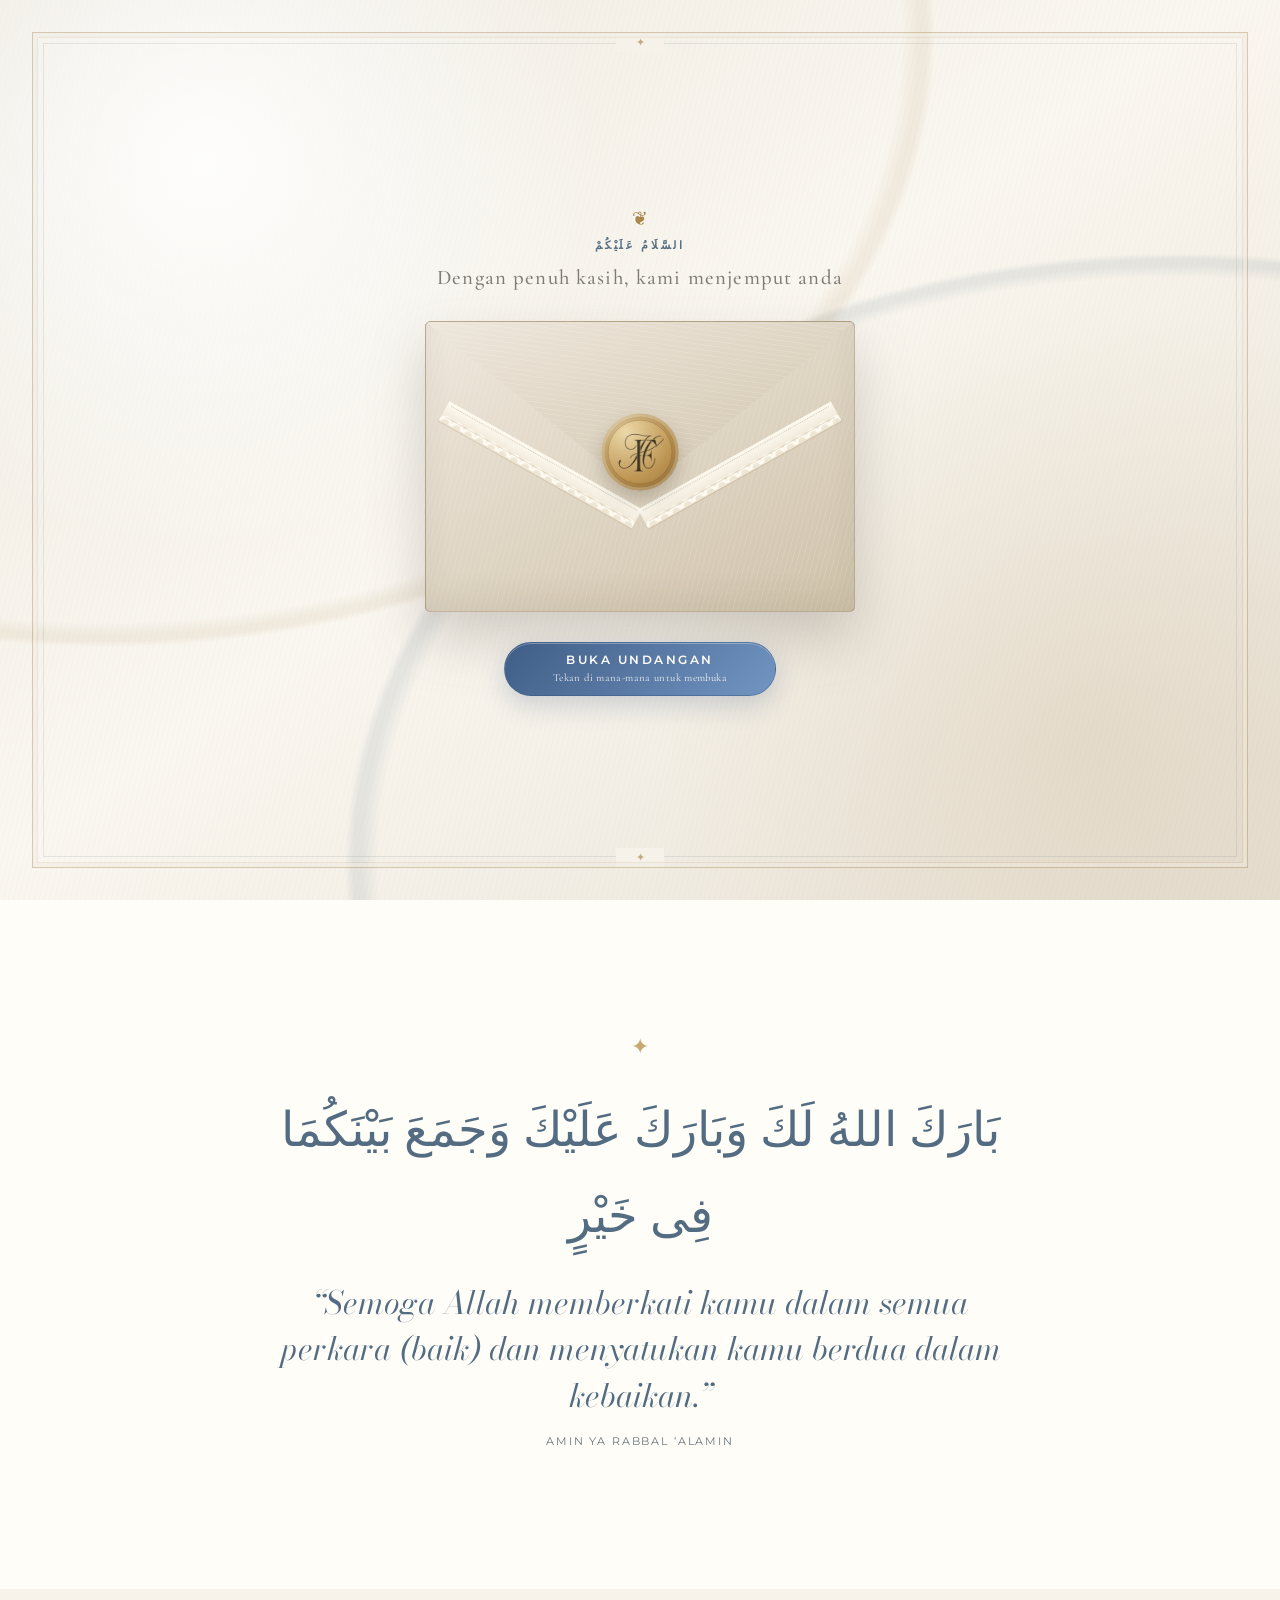
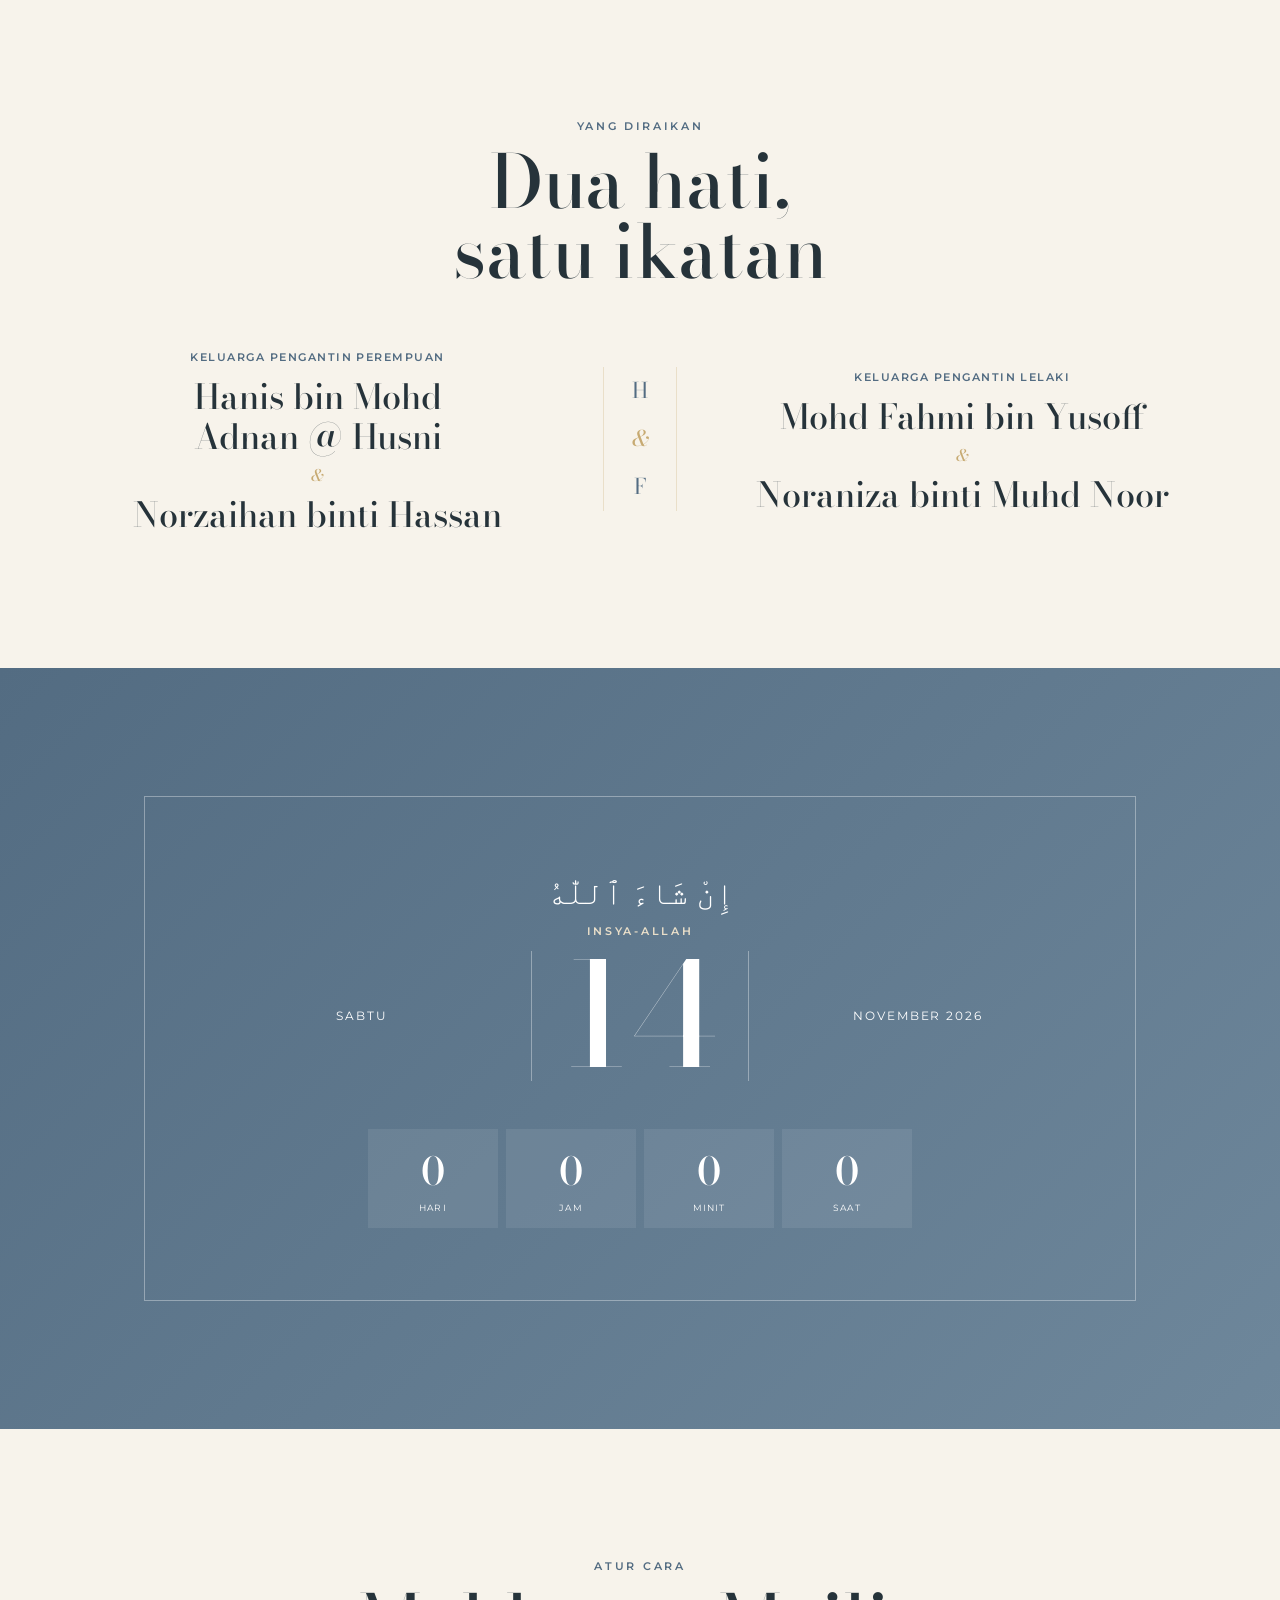
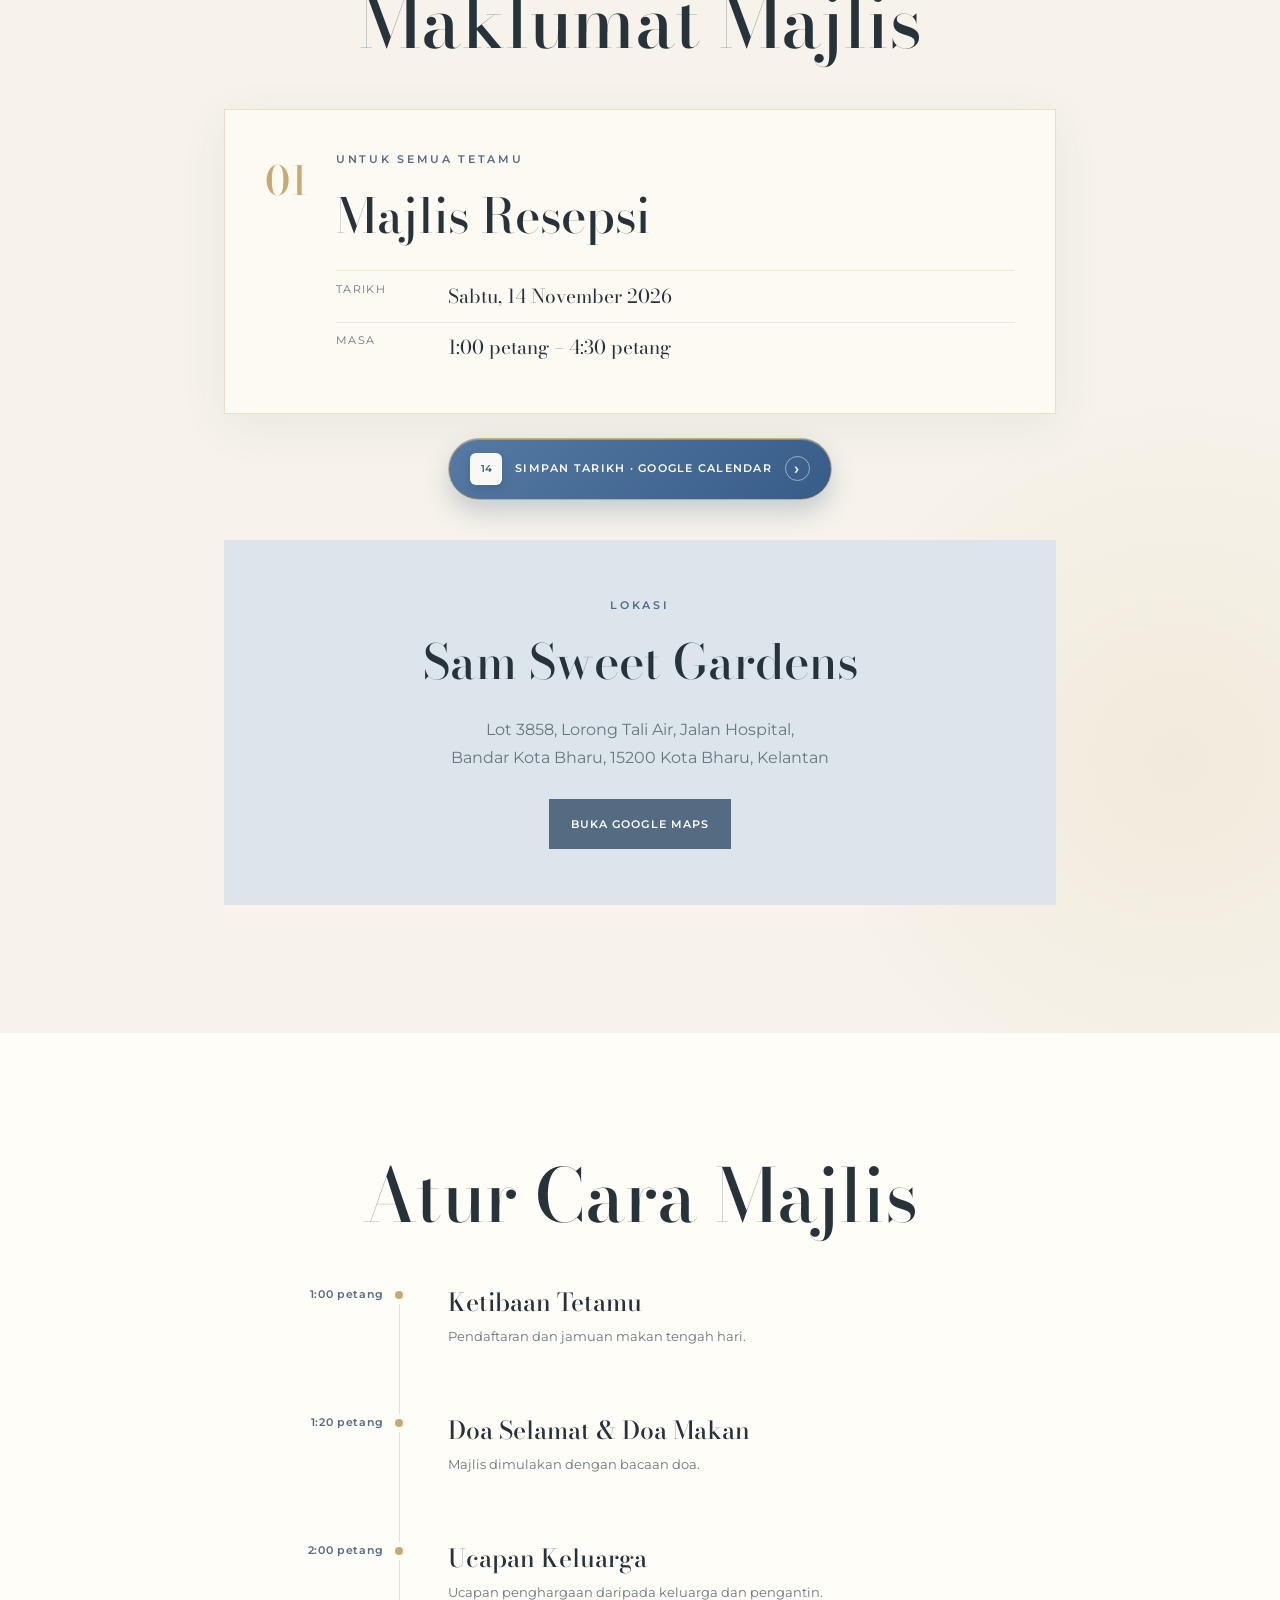
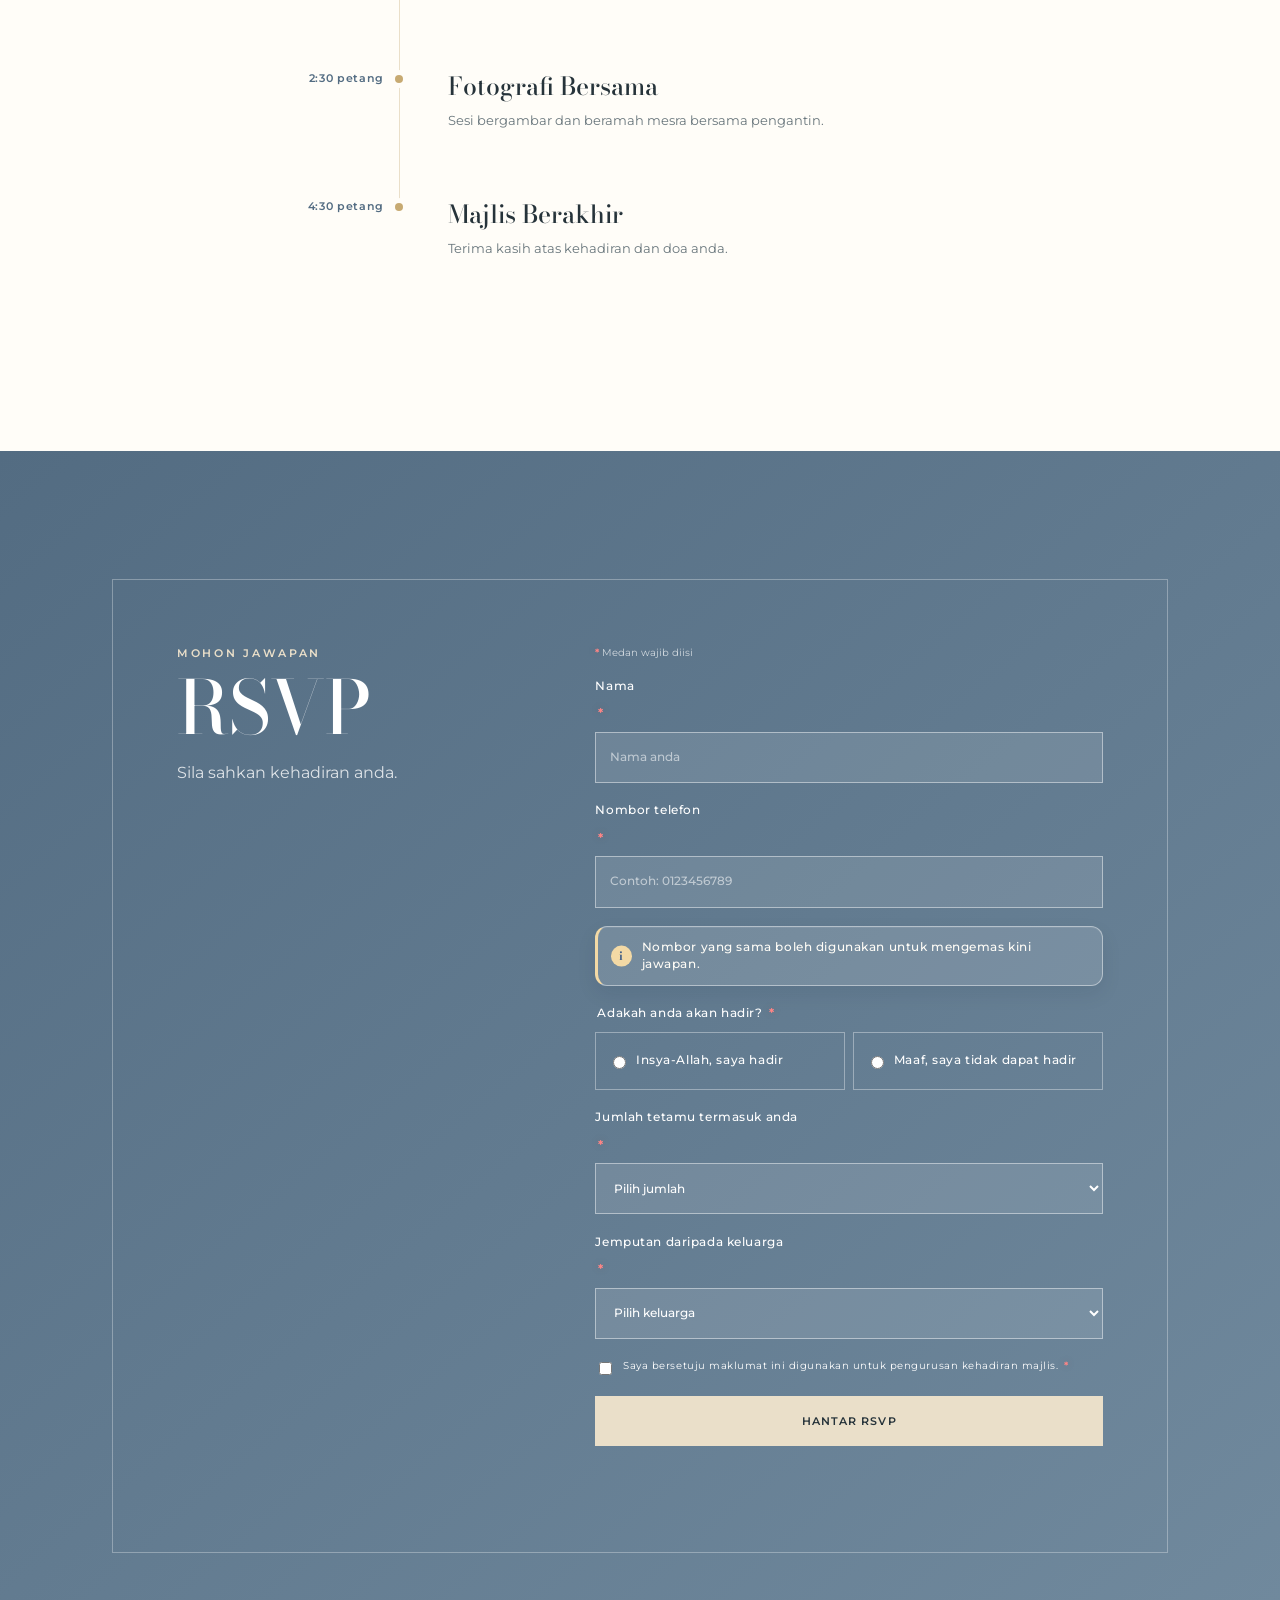
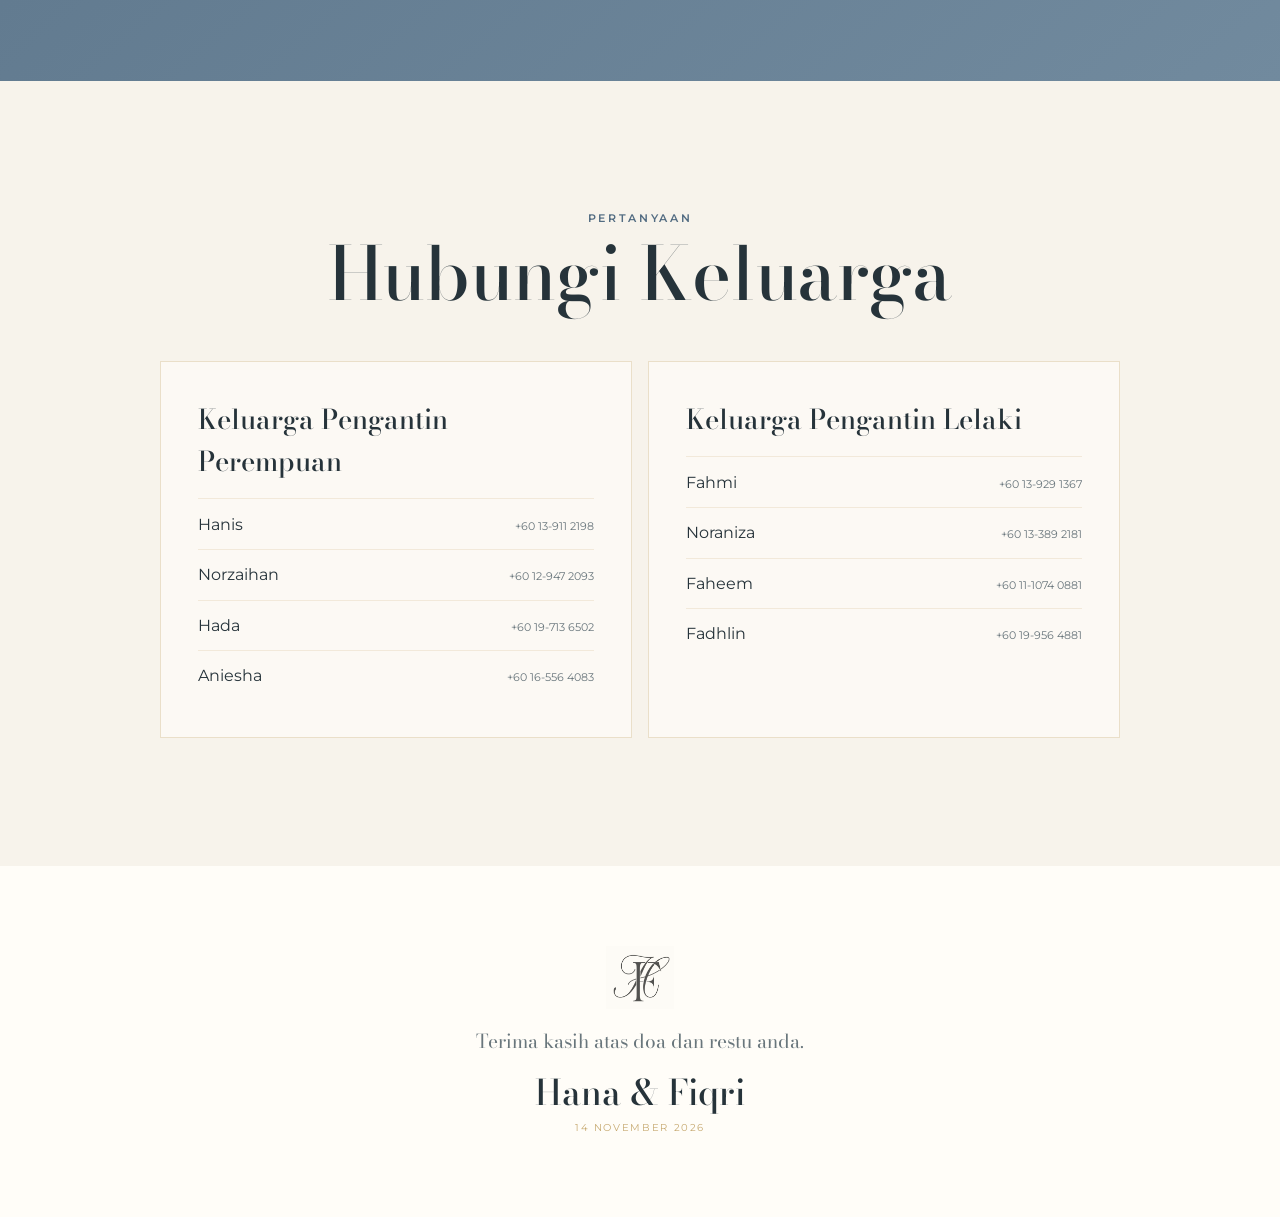
<file: index.html>
<!doctype html>
<html lang="ms" class="theme-pending">
  <head>
    <meta charset="UTF-8" />
    <meta name="viewport" content="width=device-width, initial-scale=1.0" />
    <meta name="theme-color" content="#6f879d" />
    <meta name="description" content="Undangan walimatul urus Hana Syuhada & Muhammad Fiqri pada 14 November 2026 di Sam Sweet Gardens, Kota Bharu." />
    <meta property="og:title" content="Walimatul Urus — Hana & Fiqri" />
    <meta property="og:description" content="Dengan penuh kesyukuran, kami menjemput anda meraikan hari bahagia kami." />
    <meta property="og:type" content="website" />
    <meta property="og:image" content="https://au-99.github.io/h-f.github.io/og.png" />
    <meta name="twitter:card" content="summary_large_image" />
    <meta name="twitter:image" content="https://au-99.github.io/h-f.github.io/og.png" />
    <title>Walimatul Urus — Hana & Fiqri</title>
    <link rel="icon" href="hf-monogram.png" type="image/png" />
    <link rel="preconnect" href="https://fonts.googleapis.com" />
    <link rel="preconnect" href="https://fonts.gstatic.com" crossorigin />
    <link href="https://fonts.googleapis.com/css2?family=Bodoni+Moda:opsz,ital,wght@6..96,400;6..96,500;6..96,600;6..96,700;6..96,400&family=Cormorant+Garamond:ital,wght@0,500;0,600;1,500&family=Montserrat:wght@300;400;500;600&family=Parisienne&display=swap" rel="stylesheet" />
    <style>html.theme-pending body { visibility: hidden; }</style>
    <link rel="stylesheet" href="styles.css?v=20260909-36" />
  </head>
  <body class="is-locked">
    <script>
      (() => {
        try {
          const params = new URLSearchParams(window.location.search);
          const side = ["bride", "groom"].includes(params.get("side")) ? params.get("side") : "";
          const invite = ["family", "reception"].includes(params.get("invite")) ? params.get("invite") : "reception";
          document.body.dataset.invite = invite === "family" ? "reception" : invite;
          document.body.dataset.contentInvite = invite;
          document.body.dataset.side = side ? "bride" : "public";
          document.body.dataset.contentSide = side || "public";
          if (side === "groom") document.body.dataset.palette = "champagne";
        } finally {
          document.documentElement.classList.remove("theme-pending");
        }
      })();
    </script>
    <a class="skip-link" href="#main-content">Terus ke kandungan</a>

    <div class="opening-screen" id="openingScreen" aria-label="Buka undangan perkahwinan">
      <span class="opening-frame" aria-hidden="true"></span>
      <div class="opening-copy">
        <span class="opening-flourish" aria-hidden="true">❦</span>
        <p class="eyebrow opening-title" lang="ar" dir="rtl">السَّلَامُ عَلَيْكُمْ</p>
        <p class="guest-greeting" id="guestGreeting">Dengan penuh kasih, kami menjemput anda</p>
      </div>
      <button class="envelope-button" id="openInvitation" type="button" aria-label="Buka undangan Hana dan Fiqri">
        <span class="envelope" aria-hidden="true">
          <img class="opening-illustrated-arch" src="bride-painted-arch.png" alt="" />
          <span class="envelope-back"></span>
          <span class="invitation-card">
            <span class="card-kicker">Walimatul Urus</span>
            <img src="hf-monogram.png" alt="" />
            <span class="card-names">Hana &amp; Fiqri</span>
            <span class="card-rule"></span>
            <span class="card-date">14 · 11 · 2026</span>
          </span>
          <span class="envelope-pocket"></span>
          <span class="lace-trim lace-left"></span>
          <span class="lace-trim lace-right"></span>
          <span class="envelope-flap"></span>
          <span class="wax-seal"><img src="hf-monogram.png" alt="" /></span>
        </span>
        <span class="opening-cta" aria-hidden="true">
          <strong>Buka undangan</strong>
          <small>Tekan di mana-mana untuk membuka</small>
        </span>
      </button>
    </div>

    <button class="music-control" id="musicControl" type="button" aria-label="Kawal muzik latar" aria-disabled="true">
      <span id="musicIcon">♪</span>
      <span id="musicLabel"></span>
    </button>
    <audio id="backgroundMusic" loop preload="none"></audio>

    <nav class="quick-nav" id="quickNav" aria-label="Navigasi pantas">
      <a class="is-active" href="#utama" data-nav-target="utama"><span aria-hidden="true">✦</span><small>Utama</small></a>
      <a href="#tarikh" data-nav-target="tarikh"><span aria-hidden="true">14</span><small>Tarikh</small></a>
      <a href="#acara" data-nav-target="acara"><span aria-hidden="true">❦</span><small>Majlis</small></a>
      <a href="#lokasi" data-nav-target="lokasi"><span aria-hidden="true">◉</span><small>Lokasi</small></a>
      <a href="#rsvp" data-nav-target="rsvp"><span aria-hidden="true">✉</span><small>RSVP</small></a>
    </nav>

    <header class="hero" id="utama">
      <div class="botanical botanical-left" aria-hidden="true"></div>
      <div class="botanical botanical-right" aria-hidden="true"></div>
      <div class="hero-content reveal">
        <div class="hero-blessing">
          <img class="hero-monogram bride-reception-logo" src="hf-monogram.png" alt="Monogram H dan F" />
          <p class="bismillah" lang="ar" dir="rtl">بِسْمِ اللهِ الرَّحْمٰنِ الرَّحِيْمِ</p>
          <p class="eyebrow">Dengan penuh kesyukuran</p>
        </div>
        <div class="hero-main">
          <img class="hero-monogram default-hero-logo" src="hf-monogram.png" alt="Monogram H dan F" />
          <h1><span>Hana Syuhada</span><small>&amp;</small><span>Muhammad Fiqri</span></h1>
          <p class="invitation-line">Dengan segala hormatnya menjemput Dato’ / Datin / Tuan / Puan / Encik / Cik sekeluarga ke majlis perkahwinan kami.</p>
          <div class="invite-badge" id="inviteBadge">Jemputan Majlis Resepsi</div>
        </div>
      </div>
    </header>

    <main id="main-content">
      <section class="verse-section section-pad">
        <div class="ornament" aria-hidden="true">✦</div>
        <blockquote class="reveal wedding-prayer">
          <span class="prayer-arabic" lang="ar" dir="rtl">بَارَكَ اللهُ لَكَ وَبَارَكَ عَلَيْكَ وَجَمَعَ بَيْنَكُمَا فِى خَيْرٍ</span>
          <span class="prayer-translation">“Semoga Allah memberkati kamu dalam semua perkara (baik) dan menyatukan kamu berdua dalam kebaikan.”</span>
        </blockquote>
        <p class="verse-credit reveal">Amin Ya Rabbal ‘Alamin</p>
      </section>

      <section class="parents-section section-pad" id="maklumat">
        <div class="section-heading reveal">
          <p class="eyebrow">Yang diraikan</p>
          <h2>Dua hati, satu ikatan</h2>
        </div>
        <div class="parents-grid reveal">
          <article class="bride-family-card">
            <p class="family-label">Keluarga Pengantin Perempuan</p>
            <h3>Hanis bin Mohd Adnan @ Husni</h3>
            <span>&amp;</span>
            <h3>Norzaihan binti Hassan</h3>
          </article>
          <div class="gold-divider" aria-hidden="true"><span>H</span><i>&amp;</i><span>F</span></div>
          <article class="groom-family-card">
            <p class="family-label">Keluarga Pengantin Lelaki</p>
            <h3>Mohd Fahmi bin Yusoff</h3>
            <span>&amp;</span>
            <h3>Noraniza binti Muhd Noor</h3>
          </article>
        </div>
      </section>

      <section class="date-section section-pad" id="tarikh">
        <div class="date-card reveal">
          <p class="date-arabic" lang="ar" dir="rtl">إِنْ شَاءَ ٱللّٰهُ</p>
          <p class="eyebrow">Insya-Allah</p>
          <div class="date-display">
            <span>Sabtu</span>
            <strong>14</strong>
            <span>November 2026</span>
          </div>
          <div class="countdown" id="countdown" aria-label="Kiraan detik ke hari perkahwinan">
            <div><strong id="days">0</strong><span>Hari</span></div>
            <div><strong id="hours">0</strong><span>Jam</span></div>
            <div><strong id="minutes">0</strong><span>Minit</span></div>
            <div><strong id="seconds">0</strong><span>Saat</span></div>
          </div>
        </div>
      </section>

      <section class="events-section section-pad" id="acara">
        <div class="section-heading reveal">
          <p class="eyebrow">Atur Cara</p>
          <h2>Maklumat Majlis</h2>
        </div>

        <article class="event-card family-only reveal" data-family-only hidden>
          <div class="event-number">01</div>
          <div>
            <p class="eyebrow">Ahli keluarga terdekat sahaja</p>
            <h3>Majlis Akad Nikah</h3>
            <dl>
              <div><dt>Tarikh</dt><dd>Sabtu, 14 November 2026</dd></div>
              <div><dt>Masa</dt><dd>9:00 pagi – 12:30 tengah hari</dd></div>
              <div id="solemnisationThemeRow"><dt>Tema</dt><dd id="solemnisationTheme">Dusty blue / biru muda</dd></div>
            </dl>
          </div>
        </article>

        <article class="event-card reveal">
          <div class="event-number" id="receptionNumber">01</div>
          <div>
            <p class="eyebrow">Untuk semua tetamu</p>
            <h3>Majlis Resepsi</h3>
            <dl>
              <div><dt>Tarikh</dt><dd>Sabtu, 14 November 2026</dd></div>
              <div><dt>Masa</dt><dd>1:00 petang – 4:30 petang</dd></div>
            </dl>
          </div>
        </article>

        <div class="event-actions reveal">
          <a class="button secondary calendar-button" id="calendarButton" href="#" target="_blank" rel="noopener">Simpan Tarikh · Google Calendar</a>
        </div>

        <div class="venue-card reveal" id="lokasi">
          <p class="eyebrow">Lokasi</p>
          <h3>Sam Sweet Gardens</h3>
          <address>Lot 3858, Lorong Tali Air, Jalan Hospital,<br />Bandar Kota Bharu, 15200 Kota Bharu, Kelantan</address>
          <div class="button-row">
            <a class="button primary" id="mapsButton" href="#" target="_blank" rel="noopener">Buka Google Maps</a>
          </div>
        </div>
      </section>

      <section class="timeline-section section-pad" id="tentatif">
        <div class="section-heading reveal">
          <h2>Atur Cara Majlis</h2>
        </div>
        <div class="timeline family-only" data-family-only hidden>
          <div class="timeline-item reveal"><time>9:00 pagi</time><div><h3>Ketibaan Keluarga</h3><p>Persiapan dan ketibaan ahli keluarga terdekat.</p></div></div>
          <div class="timeline-item reveal"><time>9:30 pagi</time><div><h3>Akad Nikah</h3><p>Disusuli doa, solat sunat dan salam keluarga.</p></div></div>
          <div class="timeline-item reveal"><time>10:00 pagi</time><div><h3>Sesi Fotografi Keluarga</h3><p>Kenangan bersama kedua-dua belah keluarga.</p></div></div>
          <div class="timeline-item reveal"><time>11:15 pagi</time><div><h3>Persiapan Resepsi</h3><p>Pengantin menukar persalinan dan persiapan akhir.</p></div></div>
          <div class="timeline-item reveal"><time>12:00 tengah hari</time><div><h3>Bersanding</h3><p>Kemasukan pengantin dan acara keluarga di pelamin.</p></div></div>
        </div>
        <div class="timeline reception-timeline">
          <div class="timeline-item reveal"><time>1:00 petang</time><div><h3>Ketibaan Tetamu</h3><p>Pendaftaran dan jamuan makan tengah hari.</p></div></div>
          <div class="timeline-item reveal"><time>1:20 petang</time><div><h3>Doa Selamat &amp; Doa Makan</h3><p>Majlis dimulakan dengan bacaan doa.</p></div></div>
          <div class="timeline-item reveal"><time>2:00 petang</time><div><h3>Ucapan Keluarga</h3><p>Ucapan penghargaan daripada keluarga dan pengantin.</p></div></div>
          <div class="timeline-item reveal"><time>2:30 petang</time><div><h3>Fotografi Bersama</h3><p>Sesi bergambar dan beramah mesra bersama pengantin.</p></div></div>
          <div class="timeline-item reveal"><time>4:30 petang</time><div><h3>Majlis Berakhir</h3><p>Terima kasih atas kehadiran dan doa anda.</p></div></div>
        </div>
      </section>

      <section class="rsvp-section section-pad" id="rsvp">
        <div class="rsvp-shell reveal">
          <div class="section-heading light">
            <p class="eyebrow">Mohon Jawapan</p>
            <h2>RSVP</h2>
            <p>Sila sahkan kehadiran anda.</p>
          </div>
          <form id="rsvpForm" novalidate>
            <input type="hidden" name="invitationType" id="invitationType" />
            <input type="hidden" name="familySide" id="familySide" />
            <input class="honeypot" type="text" name="website" tabindex="-1" autocomplete="off" aria-hidden="true" />

            <p class="required-note"><span aria-hidden="true">*</span> Medan wajib diisi</p>

            <label>Nama <span class="required-mark" aria-hidden="true">*</span>
              <input type="text" name="name" autocomplete="name" minlength="3" maxlength="100" required placeholder="Nama anda" />
            </label>

            <label>Nombor telefon <span class="required-mark" aria-hidden="true">*</span>
              <input type="tel" name="phone" autocomplete="tel" inputmode="tel" maxlength="20" required placeholder="Contoh: 0123456789" aria-describedby="phoneHelp" />
              <small id="phoneHelp" role="note">Nombor yang sama boleh digunakan untuk mengemas kini jawapan.</small>
            </label>

            <fieldset>
              <legend>Adakah anda akan hadir? <span class="required-mark" aria-hidden="true">*</span></legend>
              <label class="radio-card"><input type="radio" name="attendance" value="Hadir" required /><span>Insya-Allah, saya hadir</span></label>
              <label class="radio-card"><input type="radio" name="attendance" value="Tidak Hadir" required /><span>Maaf, saya tidak dapat hadir</span></label>
            </fieldset>

            <label id="guestCountLabel">Jumlah tetamu termasuk anda <span class="required-mark" aria-hidden="true">*</span>
              <select name="guestCount" id="guestCount" required>
                <option value="">Pilih jumlah</option>
              </select>
            </label>

            <label id="sidePickerLabel" hidden>Jemputan daripada keluarga <span class="required-mark" aria-hidden="true">*</span>
              <select id="sidePicker">
                <option value="">Pilih keluarga</option>
                <option value="bride">Pengantin perempuan</option>
                <option value="groom">Pengantin lelaki</option>
              </select>
            </label>

            <label class="consent"><input type="checkbox" name="consent" required /><span>Saya bersetuju maklumat ini digunakan untuk pengurusan kehadiran majlis. <span class="required-mark" aria-hidden="true">*</span></span></label>

            <button class="button submit-button" type="submit"><span class="submit-spinner" aria-hidden="true"></span><span id="submitButtonText">Hantar RSVP</span></button>
            <p class="form-status" id="formStatus" role="status" aria-live="polite"></p>
          </form>
        </div>
      </section>

      <div class="rsvp-success" id="rsvpSuccess" role="dialog" aria-modal="true" aria-labelledby="rsvpSuccessTitle" hidden>
        <div class="rsvp-success-card">
          <span class="success-mark" aria-hidden="true">✓</span>
          <p class="eyebrow">RSVP berjaya dihantar</p>
          <h2 id="rsvpSuccessTitle">Terima kasih</h2>
          <p>Jawapan anda telah dihantar. Gunakan nombor telefon yang sama jika anda ingin mengemas kini jawapan.</p>
          <button class="button success-close" id="closeRsvpSuccess" type="button">Selesai</button>
        </div>
      </div>

      <section class="contact-section section-pad" id="hubungi">
        <div class="section-heading reveal">
          <p class="eyebrow">Pertanyaan</p>
          <h2>Hubungi Keluarga</h2>
        </div>
        <div class="contact-grid reveal">
          <div class="contact-family bride-contacts">
            <h3>Keluarga Pengantin Perempuan</h3>
            <a href="https://wa.me/60139112198" target="_blank" rel="noopener"><span>Hanis</span><small>+60 13-911 2198</small></a>
            <a href="https://wa.me/60129472093" target="_blank" rel="noopener"><span>Norzaihan</span><small>+60 12-947 2093</small></a>
            <a href="https://wa.me/60197136502" target="_blank" rel="noopener"><span>Hada</span><small>+60 19-713 6502</small></a>
            <a href="https://wa.me/60165564083" target="_blank" rel="noopener"><span>Aniesha</span><small>+60 16-556 4083</small></a>
          </div>
          <div class="contact-family groom-contacts">
            <h3>Keluarga Pengantin Lelaki</h3>
            <a href="https://wa.me/60139291367" target="_blank" rel="noopener"><span>Fahmi</span><small>+60 13-929 1367</small></a>
            <a href="https://wa.me/60133892181" target="_blank" rel="noopener"><span>Noraniza</span><small>+60 13-389 2181</small></a>
            <a href="https://wa.me/601110740881" target="_blank" rel="noopener"><span>Faheem</span><small>+60 11-1074 0881</small></a>
            <a href="https://wa.me/60199564881" target="_blank" rel="noopener"><span>Fadhlin</span><small>+60 19-956 4881</small></a>
          </div>
        </div>
      </section>
    </main>

    <footer>
      <img src="hf-monogram.png" alt="" />
      <p>Terima kasih atas doa dan restu anda.</p>
      <strong>Hana &amp; Fiqri</strong>
      <span>14 November 2026</span>
    </footer>

    <script src="config.js?v=20261106-1"></script>
    <script src="app.js?v=20261106-1"></script>
  </body>
</html>
</file>
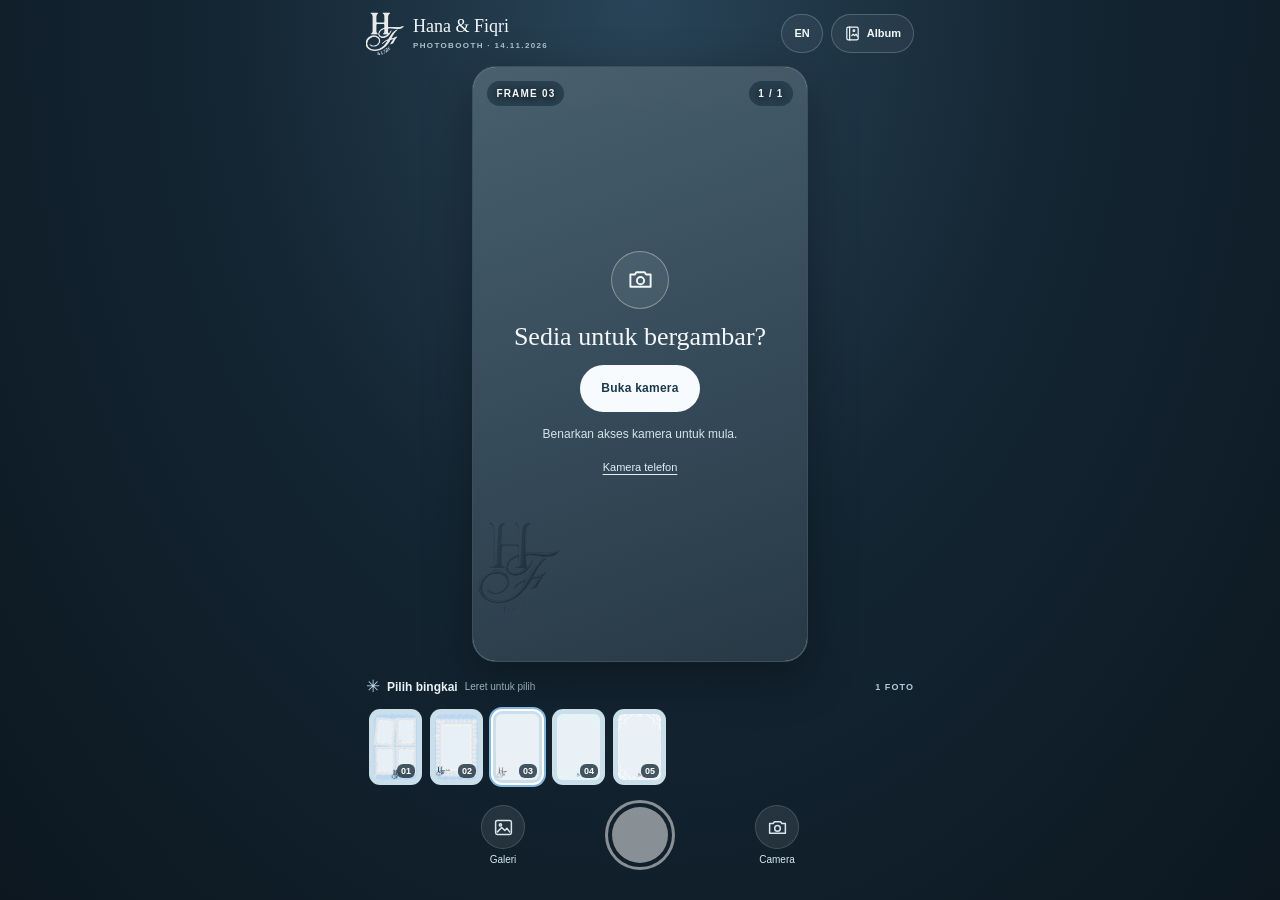
<file: photobooth-camera/index.html>
<!doctype html>
<html lang="ms">
<head>
  <meta charset="utf-8">
  <meta name="viewport" content="width=device-width,initial-scale=1,viewport-fit=cover">
  <meta name="theme-color" content="#112130">
  <meta name="description" content="Photobooth Hana & Fiqri">
  <title>Hana & Fiqri · Photobooth</title>
  <link rel="stylesheet" href="styles.css?v=20261106-1">
  <script defer src="config.js?v=20261106-1"></script>
  <script defer src="app.js?v=20261113-100mb"></script>
</head>
<body>
  <svg class="icon-defs" aria-hidden="true" xmlns="http://www.w3.org/2000/svg">
    <symbol id="i-camera" viewBox="0 0 24 24"><path d="M3 7.5h4l1.5-2h7l1.5 2h4v11H3z"/><circle cx="12" cy="13" r="3.2"/></symbol>
    <symbol id="i-flip" viewBox="0 0 24 24"><path d="M20 8a8 8 0 0 0-13-2L5 8m0-4v4h4M4 16a8 8 0 0 0 13 2l2-2m0 4v-4h-4"/><path d="M9 10h6v5H9z"/></symbol>
    <symbol id="i-gallery" viewBox="0 0 24 24"><rect x="3" y="4" width="18" height="16" rx="2"/><circle cx="8.5" cy="9" r="1.3"/><path d="m5 17 5-5 3.5 3.4 2.5-2.4 3 4"/></symbol>
    <symbol id="i-album" viewBox="0 0 24 24"><rect x="4" y="3" width="16" height="18" rx="2"/><path d="M8 3v18m3-6 2-2 2 2 2-2 2 3"/><circle cx="14" cy="8" r="1.2"/></symbol>
    <symbol id="i-close" viewBox="0 0 24 24"><path d="M6 6l12 12M18 6 6 18"/></symbol>
    <symbol id="i-upload" viewBox="0 0 24 24"><path d="M12 16V4m-5 5 5-5 5 5M4 17v3h16v-3"/></symbol>
    <symbol id="i-repeat" viewBox="0 0 24 24"><path d="M4 11a8 8 0 1 1 3 6m-3-1v-5h5"/></symbol>
  </svg>
  <main class="app-shell">
    <header class="topbar">
      <div class="brand"><span class="brand-mark" aria-hidden="true"></span><span><strong>Hana & Fiqri</strong><small>PHOTOBOOTH · 14.11.2026</small></span></div>
      <div class="top-actions">
        <button id="language" class="top-button language" type="button" aria-label="Switch to English">EN</button>
        <button id="openAlbum" class="top-button album-button" type="button" aria-label="Album saya"><svg><use href="#i-album"/></svg><span data-text="album">Album</span><span id="albumCount" class="count" hidden>0</span></button>
      </div>
    </header>

    <div class="viewfinder-area">
      <div class="viewfinder" id="viewfinder">
        <canvas id="composition" width="1080" height="1920" role="img" aria-label="Pratonton kamera dan bingkai"></canvas>
        <video id="cameraVideo" playsinline autoplay muted hidden></video>
        <div class="camera-welcome" id="cameraWelcome">
          <span class="welcome-icon"><svg><use href="#i-camera"/></svg></span>
          <strong data-text="cameraTitle">Sedia untuk bergambar?</strong>
          <button id="startCamera" class="pill light" type="button" data-text="openCamera">Buka kamera</button>
          <small data-text="cameraHelp">Benarkan akses kamera untuk mula.</small>
          <button id="nativeCamera" class="native-camera" type="button" data-text="phoneCamera">Kamera telefon</button>
        </div>
        <div class="stage-top"><span id="frameName">FRAME 03</span><span id="progress">1 / 1</span></div>
        <div class="stage-bottom" id="stageMessage" role="status" aria-live="polite"></div>
      </div>
    </div>

    <section class="frame-section" aria-label="Pilih bingkai" id="frameSection">
      <div class="section-top"><div><span class="sparkle">✳</span><strong data-text="frames">Pilih bingkai</strong><small data-text="swipe">Leret untuk pilih</small></div><span id="frameType">1 FOTO</span></div>
      <div id="frames" class="frames" role="group" aria-label="Bingkai"></div>
    </section>

    <div class="controls" id="captureControls">
      <button id="choosePhoto" class="side-control" type="button"><span class="control-circle"><svg><use href="#i-gallery"/></svg></span><small data-text="gallery">Galeri</small></button>
      <button id="capture" class="shutter" type="button" aria-label="Ambil foto" disabled><span></span></button>
      <button id="flip" class="side-control" type="button"><span class="control-circle"><svg><use id="flipIcon" href="#i-flip"/></svg></span><small id="flipLabel">Tukar</small></button>
    </div>
    <div class="review-controls" id="reviewControls" hidden>
      <button class="pill ghost" type="button" id="retake"><svg><use href="#i-repeat"/></svg><span data-text="retake">Ambil semula</span></button>
      <button class="pill primary" type="button" id="save"><svg><use href="#i-upload"/></svg><span data-text="save">Simpan</span></button>
    </div>
    <div class="shot-tabs" id="shotTabs" aria-label="Pilih foto untuk diambil semula" hidden></div>
    <p class="bottom-note" id="bottomNote" role="status" aria-live="polite"></p>
  </main>

  <input id="photoInput" type="file" accept="image/*" hidden>
  <input id="nativeInput" type="file" accept="image/*" capture="user" hidden>
  <input id="mediaInput" type="file" accept="image/*,video/*" hidden>
  <div class="sheet-backdrop" id="albumBackdrop" hidden>
    <section class="sheet" role="dialog" aria-modal="true" aria-labelledby="albumTitle">
      <div class="sheet-handle" aria-hidden="true"></div>
      <div class="sheet-heading"><div><span class="overline" data-text="memories">KENANGAN KITA</span><h1 id="albumTitle" data-text="myAlbum">Album saya</h1></div><button id="closeAlbum" class="icon-button" type="button" aria-label="Tutup"><svg><use href="#i-close"/></svg></button></div>
      <p class="sheet-copy" data-text="albumHelp">Foto dan video yang anda kongsi dalam sesi ini.</p>
      <button id="chooseMedia" class="upload-tile" type="button"><span><svg><use href="#i-gallery"/></svg></span><span><strong data-text="uploadMedia">Kongsi foto / video</strong><small data-text="uploadHint">Pilih dari telefon · video maks. 24 MB</small></span><b aria-hidden="true">＋</b></button>
      <div id="mediaSelected" class="media-selected" hidden><img id="mediaImage" alt="" hidden><video id="mediaVideo" playsinline controls hidden></video><small id="mediaName"></small><button id="sendMedia" class="pill primary" type="button"><svg><use href="#i-upload"/></svg><span data-text="send">Hantar ke album</span></button></div>
      <p id="albumStatus" class="album-status" role="status" aria-live="polite" hidden></p>
      <div class="album-heading"><strong data-text="yourUploads">Muat naik anda</strong><small data-text="privateNote">Hanya anda boleh padam</small></div>
      <p id="albumEmpty" class="empty" data-text="empty">Belum ada foto atau video.</p>
      <div id="albumList" class="album-list"></div>
    </section>
  </div>
</body>
</html>
</file>
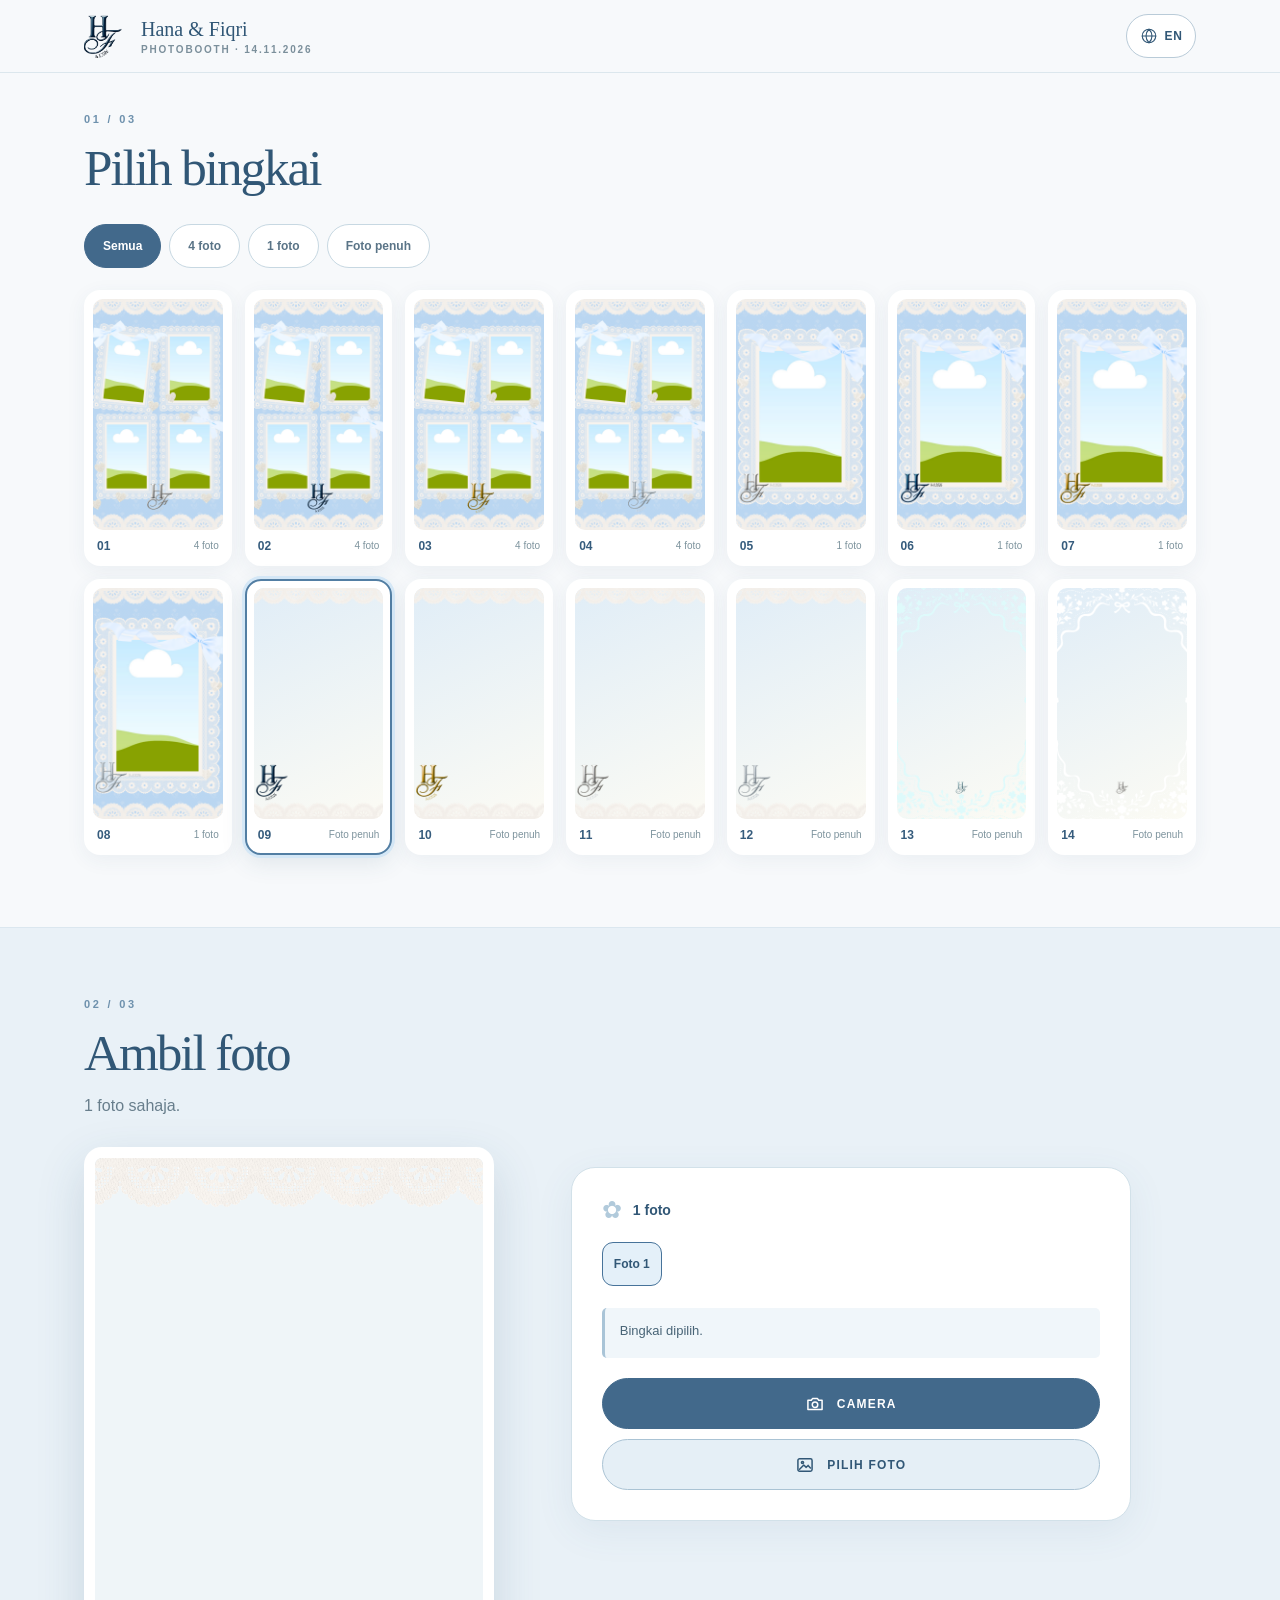
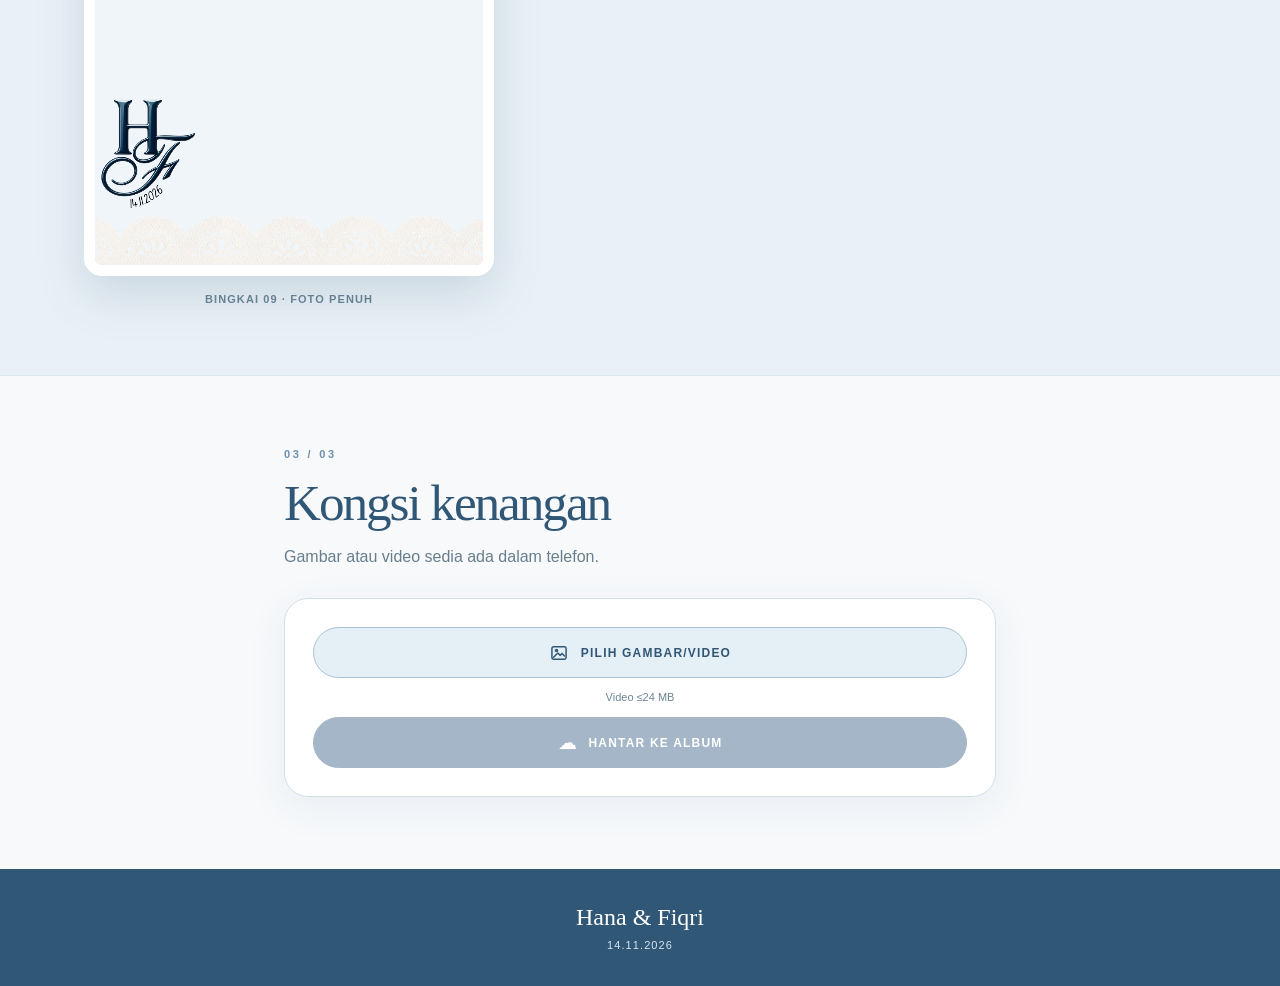
<file: photobooth/index.html>
<!doctype html>
<html lang="ms">
  <head>
    <meta charset="utf-8">
    <meta name="viewport" content="width=device-width, initial-scale=1, viewport-fit=cover">
    <meta name="theme-color" content="#e7f1fa">
    <meta name="description" content="Photobooth majlis Hana & Fiqri — ambil gambar, pilih bingkai dan simpan kenangan.">
    <title>Photobooth Hana & Fiqri</title>
    <link rel="stylesheet" href="styles.css?v=2026-10-18-4">
    <script defer src="config.js?v=2026-10-17-3"></script>
    <script defer src="app.js?v=2026-10-18-4"></script>
  </head>
  <body>
    <header class="site-header">
      <div class="header-inner">
        <div class="brand-mark" aria-hidden="true"></div>
        <div class="brand-copy"><strong>Hana & Fiqri</strong><span>PHOTOBOOTH · 14.11.2026</span></div>
        <button class="language-toggle" id="languageToggle" type="button" aria-label="Switch to English" title="Switch to English">
          <svg viewBox="0 0 24 24" aria-hidden="true"><circle cx="12" cy="12" r="9"/><path d="M3 12h18M12 3c2.6 2.5 4 5.5 4 9s-1.4 6.5-4 9c-2.6-2.5-4-5.5-4-9s1.4-6.5 4-9Z"/></svg>
          <span id="languageLabel">EN</span>
        </button>
      </div>
    </header>

    <main>
      <section class="section-wrap chooser" id="pilih-bingkai" aria-labelledby="frame-title">
        <div class="section-heading">
          <p class="eyebrow">01 / 03</p>
          <h1 id="frame-title" data-i18n="chooseFrame">Pilih bingkai</h1>
        </div>
        <div class="filter-row" role="group" aria-label="Jenis bingkai">
          <button class="filter is-active" type="button" data-filter="all" aria-pressed="true" data-i18n="all">Semua</button>
          <button class="filter" type="button" data-filter="collage" aria-pressed="false" data-i18n="collageShort">4 foto</button>
          <button class="filter" type="button" data-filter="portrait" aria-pressed="false" data-i18n="portraitShort">1 foto</button>
          <button class="filter" type="button" data-filter="full" aria-pressed="false" data-i18n="fullShort">Foto penuh</button>
        </div>
        <div class="frame-grid" id="frameGrid"></div>
      </section>

      <section class="section-wrap studio" id="studio" aria-labelledby="studio-title">
        <div class="section-heading">
          <p class="eyebrow">02 / 03</p>
          <h2 id="studio-title" data-i18n="takePhoto">Ambil foto</h2>
          <p id="studioHint">Pilih bingkai.</p>
        </div>
        <div class="studio-layout">
          <div class="stage-wrap">
            <div class="stage">
              <canvas id="composition" width="1080" height="1920" role="img" aria-label="Pratonton foto dengan bingkai pilihan"></canvas>
              <div class="stage-loading" id="stageLoading" data-i18n="loading">Memuatkan…</div>
            </div>
            <span class="stage-caption" id="stageCaption">Bingkai 09 · Foto penuh</span>
          </div>

          <div class="studio-panel">
            <div class="panel-topline"><span class="tiny-flower" aria-hidden="true">✿</span><span id="progressText">1 foto</span></div>
            <div class="shot-list" id="shotList" aria-label="Kemajuan foto"></div>
            <p class="status" id="status" role="status" aria-live="polite">Pilih bingkai.</p>
            <div class="button-stack camera-actions">
              <button class="button button-primary" id="phoneCamera" type="button"><span class="action-icon" aria-hidden="true"><svg viewBox="0 0 24 24"><path d="M3.5 7.5h4l1.5-2h6l1.5 2h4v11h-17z"/><circle cx="12" cy="13" r="3.3"/></svg></span><span data-i18n="phoneCamera">Camera</span></button>
              <button class="button button-secondary" id="choosePhoto" type="button"><span class="action-icon" aria-hidden="true"><svg viewBox="0 0 24 24"><rect x="3.5" y="4.5" width="17" height="15" rx="2"/><circle cx="9" cy="9" r="1.3"/><path d="m5.5 17 5-5 3 2.8 2.2-2.3 2.8 3"/></svg></span><span data-i18n="choosePhoto">Pilih foto</span></button>
            </div>
            <input class="visually-hidden" id="cameraFile" type="file" accept="image/*" capture="user">
            <input class="visually-hidden" id="libraryFile" type="file" accept="image/*">
            <div class="finish" id="finish" hidden>
              <div class="finish-heading"><span aria-hidden="true">✓</span><strong>Ready!</strong></div>
              <button class="button button-primary" id="savePhoto" type="button"><span class="action-icon" aria-hidden="true">↓</span><span data-i18n="save">Simpan</span></button>
              <small id="saveHelp">Telefon + album</small>
              <button class="text-button restart" id="startOver" type="button"><span aria-hidden="true">↺</span><span>Reset</span></button>
            </div>
            <div class="album-uploads" id="albumUploads" hidden>
              <div class="album-uploads-heading"><span aria-hidden="true">☁</span><strong data-i18n="myUploads">Foto album saya</strong></div>
              <div class="album-list" id="albumList"></div>
            </div>
          </div>
        </div>
      </section>

      <section class="section-wrap share" id="kongsi" aria-labelledby="share-title">
        <div class="section-heading">
          <p class="eyebrow">03 / 03</p>
          <h2 id="share-title" data-i18n="shareHeading">Kongsi kenangan</h2>
          <p data-i18n="shareHint">Gambar atau video sedia ada dalam telefon.</p>
        </div>
        <div class="share-panel">
          <button class="button button-secondary" id="shareChoose" type="button"><span class="action-icon" aria-hidden="true"><svg viewBox="0 0 24 24"><rect x="3.5" y="4.5" width="17" height="15" rx="2"/><circle cx="9" cy="9" r="1.3"/><path d="m5.5 17 5-5 3 2.8 2.2-2.3 2.8 3"/></svg></span><span data-i18n="shareChoose">Pilih gambar/video</span></button>
          <small class="share-limit" data-i18n="shareLimit">Video ≤24 MB</small>
          <input class="visually-hidden" id="shareFile" type="file" accept="image/*,video/*">
          <div class="share-selected" id="shareSelected" hidden>
            <img id="shareImagePreview" alt="" hidden>
            <video id="shareVideoPreview" controls playsinline hidden></video>
            <small id="shareFileName"></small>
          </div>
          <button class="button button-primary" id="uploadShared" type="button" disabled><span class="action-icon" aria-hidden="true">☁</span><span data-i18n="sendAlbum">Hantar ke album</span></button>
          <p class="status" id="shareStatus" role="status" aria-live="polite" hidden></p>
          <div class="album-uploads" id="shareUploads" hidden>
            <div class="album-uploads-heading"><span aria-hidden="true">☁</span><strong data-i18n="myUploads">Album saya</strong></div>
            <div class="album-list" id="shareList"></div>
          </div>
        </div>
      </section>

    </main>
    <footer><span>Hana & Fiqri</span><small>14.11.2026</small></footer>
  </body>
</html>
</file>
<file: styles.css>
:root {
  --ivory: #f7f3eb;
  --paper: #fffdf8;
  --dusty-blue: #8095a8;
  --dusty-blue-deep: #536c82;
  --dusty-blue-pale: #dce5eb;
  --champagne: #c7aa72;
  --champagne-pale: #eadfc9;
  --ink: #26333a;
  --muted: #69767c;
  --white: #ffffff;
  --serif: "Bodoni Moda", "Times New Roman", serif;
  --literary: "Cormorant Garamond", Georgia, serif;
  --script: "Parisienne", cursive;
  --sans: "Montserrat", "Segoe UI", sans-serif;
  --shadow: 0 24px 70px rgba(53, 70, 80, 0.16);
}

* { box-sizing: border-box; }

[hidden] { display: none !important; }

html { scroll-behavior: smooth; }

body {
  margin: 0;
  color: var(--ink);
  background:
    radial-gradient(circle at 8% 16%, rgba(128, 149, 168, 0.12), transparent 20rem),
    radial-gradient(circle at 92% 52%, rgba(199, 170, 114, 0.12), transparent 24rem),
    var(--ivory);
  font-family: var(--sans);
  font-size: 16px;
  line-height: 1.7;
  overflow-x: hidden;
}

body.is-locked { overflow: hidden; }

button, input, select { font: inherit; }

a { color: inherit; }

.skip-link {
  position: fixed;
  z-index: 10000;
  top: 0.75rem;
  left: 0.75rem;
  padding: 0.65rem 1rem;
  background: var(--ink);
  color: white;
  transform: translateY(-160%);
}

.skip-link:focus { transform: translateY(0); }

.opening-screen {
  --envelope-deep: #8e7e65;
  --envelope-mid: #cfc2aa;
  --envelope-soft: #eee7dc;
  --envelope-paper: #fbf7ef;
  --envelope-line: rgba(124, 96, 57, .38);
  --opening-ink: #4c4841;
  position: fixed;
  inset: 0;
  z-index: 5000;
  display: grid;
  place-content: center;
  justify-items: center;
  min-height: 100svh;
  padding: clamp(1.25rem, 4vw, 2.5rem);
  text-align: center;
  background:
    radial-gradient(circle at 16% 18%, rgba(255,255,255,.9), transparent 30%),
    radial-gradient(circle at 85% 82%, rgba(180,151,102,.17), transparent 33%),
    repeating-linear-gradient(104deg, rgba(92,76,55,.018) 0 1px, transparent 1px 5px),
    linear-gradient(145deg, #eeeae1 0%, #faf7f0 48%, #e8e1d5 100%);
  color: var(--opening-ink);
  cursor: pointer;
  isolation: isolate;
  transition: opacity .85s ease 1.05s, visibility .85s ease 1.05s;
}

.opening-screen::before {
  content: "";
  position: absolute;
  z-index: -2;
  inset: 0;
  background:
    radial-gradient(ellipse at 8% 4%, transparent 0 48%, rgba(180,151,102,.12) 49% 49.5%, transparent 50%),
    radial-gradient(ellipse at 92% 96%, transparent 0 48%, rgba(101,122,137,.12) 49% 49.5%, transparent 50%);
  pointer-events: none;
}

.opening-screen::after {
  content: "";
  position: absolute;
  z-index: -1;
  inset: clamp(1rem, 3vw, 2rem);
  border: 1px solid rgba(158,126,75,.38);
  box-shadow: inset 0 0 0 4px rgba(255,255,255,.38), inset 0 0 0 5px rgba(158,126,75,.13);
  pointer-events: none;
}

.opening-frame {
  position: absolute;
  z-index: -1;
  inset: clamp(1.45rem, 4vw, 2.7rem);
  border: 1px solid rgba(87,104,113,.13);
  pointer-events: none;
}

.opening-frame::before,
.opening-frame::after {
  content: "✦";
  position: absolute;
  left: 50%;
  width: 3rem;
  color: rgba(158,126,75,.62);
  background: #f7f2e9;
  font-size: .7rem;
  transform: translateX(-50%);
}

.opening-frame::before { top: -.72rem; }
.opening-frame::after { bottom: -.72rem; }

body[data-invite="family"][data-side="bride"] .opening-screen {
  --envelope-deep: #58758d;
  --envelope-mid: #9fb5c5;
  --envelope-soft: #dce7ed;
  --envelope-paper: #fbfaf5;
  --envelope-line: rgba(72,101,124,.4);
  --opening-ink: #344e61;
  background:
    radial-gradient(circle at 16% 18%, rgba(255,255,255,.92), transparent 30%),
    radial-gradient(circle at 85% 82%, rgba(193,163,107,.16), transparent 33%),
    repeating-linear-gradient(104deg, rgba(71,101,124,.02) 0 1px, transparent 1px 5px),
    linear-gradient(145deg, #e6edf1 0%, #fbf8f1 49%, #d9e4eb 100%);
}

body[data-invite="family"][data-side="groom"] .opening-screen {
  --envelope-deep: #9a7a49;
  --envelope-mid: #cfb681;
  --envelope-soft: #eee1c8;
  --envelope-paper: #fffaf0;
  --envelope-line: rgba(128,94,44,.42);
  --opening-ink: #5f4b2d;
  background:
    radial-gradient(circle at 16% 18%, rgba(255,255,255,.9), transparent 30%),
    radial-gradient(circle at 85% 82%, rgba(159,119,61,.18), transparent 33%),
    repeating-linear-gradient(104deg, rgba(120,92,52,.02) 0 1px, transparent 1px 5px),
    linear-gradient(145deg, #eee4d2 0%, #fcf8ef 49%, #e5d3ae 100%);
}

.opening-screen.is-open { opacity: 0; visibility: hidden; pointer-events: none; }

.opening-copy { position: relative; z-index: 2; margin-bottom: clamp(1rem, 3vh, 1.7rem); transition: opacity .35s ease, transform .55s ease; }
.opening-flourish { display: block; margin-bottom: .1rem; color: #aa884f; font: 1.2rem var(--serif); }
.opening-title { margin-bottom: .2rem; color: var(--opening-ink); font-family: var(--serif); font-size: .76rem; letter-spacing: .34em; }
.guest-greeting { margin: .15rem 0; color: color-mix(in srgb, var(--opening-ink) 72%, white); font: 500 clamp(1.05rem, 3vw, 1.3rem)/1.3 var(--literary); letter-spacing: .055em; }

.opening-illustrated-arch { display: none; }

.envelope-button {
  appearance: none;
  display: grid;
  justify-items: center;
  gap: clamp(1.35rem, 3vh, 1.9rem);
  border: 0;
  background: transparent;
  color: var(--opening-ink);
  cursor: pointer;
}

.envelope-button:focus-visible { outline: 2px solid var(--envelope-deep); outline-offset: .75rem; border-radius: 1rem; }

.envelope {
  position: relative;
  display: block;
  width: min(84vw, 430px);
  aspect-ratio: 1.48;
  filter: drop-shadow(0 26px 28px rgba(64, 56, 45, .22));
  perspective: 1100px;
  transition: transform .35s ease, filter .35s ease;
}

.envelope-button:hover .envelope { transform: translateY(-3px); filter: drop-shadow(0 30px 31px rgba(64,56,45,.25)); }

.envelope-back,
.envelope-pocket,
.envelope-flap,
.invitation-card { position: absolute; inset: 0; border-radius: .35rem; }

.envelope-back {
  background:
    repeating-linear-gradient(8deg, rgba(255,255,255,.11) 0 1px, transparent 1px 4px),
    linear-gradient(145deg, var(--envelope-soft), var(--envelope-mid));
  border: 1px solid var(--envelope-line);
  box-shadow: inset 0 0 0 4px rgba(255,255,255,.2), inset 0 0 28px rgba(80,62,38,.08);
}

.invitation-card {
  inset: 5% 8% 8%;
  z-index: 1;
  display: grid;
  place-content: center;
  justify-items: center;
  padding: 1rem;
  background:
    repeating-linear-gradient(96deg, rgba(91,72,43,.025) 0 1px, transparent 1px 4px),
    repeating-linear-gradient(4deg, rgba(91,72,43,.018) 0 1px, transparent 1px 5px),
    var(--envelope-paper);
  border: 1px solid rgba(166,130,73,.62);
  color: var(--opening-ink);
  box-shadow: inset 0 0 0 4px var(--envelope-paper), inset 0 0 0 5px rgba(166,130,73,.28), 0 8px 18px rgba(65,54,37,.12);
  transition: transform 1.15s cubic-bezier(.22,.8,.25,1) .38s;
}

.invitation-card::before,
.invitation-card::after {
  content: "❦";
  position: absolute;
  left: 50%;
  color: rgba(163,126,67,.68);
  font-size: .85rem;
  transform: translateX(-50%);
}

.invitation-card::before { top: .55rem; }
.invitation-card::after { bottom: .55rem; transform: translateX(-50%) rotate(180deg); }
.invitation-card img { width: clamp(3.2rem, 11vw, 4.6rem); margin: .1rem 0 -.15rem; mix-blend-mode: multiply; opacity: .76; }
.invitation-card .card-kicker { font: 600 .52rem var(--sans); letter-spacing: .26em; text-transform: uppercase; }
.invitation-card .card-names { font: clamp(1.45rem, 5vw, 2rem)/1 var(--script); letter-spacing: .02em; }
.invitation-card .card-rule { width: 2.8rem; height: 1px; margin: .35rem 0; background: linear-gradient(90deg, transparent, #b18d52, transparent); }
.invitation-card .card-date { font: 600 .58rem var(--sans); letter-spacing: .27em; }

.envelope-pocket {
  z-index: 2;
  clip-path: polygon(0 0, 50% 58%, 100% 0, 100% 100%, 0 100%);
  background:
    repeating-linear-gradient(105deg, rgba(255,255,255,.1) 0 1px, transparent 1px 5px),
    linear-gradient(150deg, var(--envelope-soft), var(--envelope-mid));
  border: 1px solid var(--envelope-line);
  box-shadow: inset 0 -14px 30px rgba(70,55,35,.07);
}

.envelope-flap {
  z-index: 4;
  height: 59%;
  clip-path: polygon(0 0, 100% 0, 50% 100%);
  background:
    repeating-linear-gradient(8deg, rgba(255,255,255,.12) 0 1px, transparent 1px 5px),
    linear-gradient(160deg, var(--envelope-soft), var(--envelope-mid));
  border-top: 1px solid var(--envelope-line);
  transform-origin: top;
  filter: drop-shadow(0 2px 1px rgba(255,255,255,.7));
  transition: transform .82s cubic-bezier(.4,0,.2,1), z-index 0s linear .42s;
}

.lace-trim {
  position: absolute;
  z-index: 3;
  top: 45.5%;
  width: 51.5%;
  height: 1.35rem;
  background:
    radial-gradient(circle at 50% 100%, transparent 0 .25rem, rgba(255,252,243,.92) .27rem .43rem, transparent .45rem) 0 100% / .82rem .82rem repeat-x,
    linear-gradient(rgba(255,252,243,.94), rgba(238,229,211,.9));
  box-shadow: 0 1px 0 rgba(138,107,60,.17);
  transform-origin: center;
}

.lace-left { left: 1.1%; transform: rotate(29.2deg); }
.lace-right { right: 1.1%; transform: rotate(-29.2deg); }

.lace-trim::after {
  content: "";
  position: absolute;
  inset: .18rem .25rem .32rem;
  border-top: 1px dotted rgba(160,129,81,.38);
  border-bottom: 1px solid rgba(160,129,81,.22);
}

.wax-seal {
  position: absolute;
  z-index: 5;
  left: 50%;
  top: 45%;
  display: grid;
  place-items: center;
  width: clamp(4rem, 13vw, 4.8rem);
  height: clamp(4rem, 13vw, 4.8rem);
  transform: translate(-50%, -50%);
  border-radius: 50%;
  background: radial-gradient(circle at 32% 25%, #eedaa9, #bd9451 61%, #896632 100%);
  box-shadow: inset 0 0 0 3px rgba(255,255,255,.22), inset 0 0 0 6px rgba(99,70,29,.16), 0 9px 17px rgba(75,64,44,.25);
  transition: opacity .25s ease .25s, transform .45s ease;
}

.wax-seal::before {
  content: "";
  position: absolute;
  inset: .36rem;
  border: 1px solid rgba(100,70,30,.3);
  border-radius: 50%;
}

.wax-seal img { width: 72%; border-radius: 50%; mix-blend-mode: multiply; opacity: .7; }

.opening-screen.is-opening .envelope-flap { z-index: 0; transform: rotateX(180deg); }
.opening-screen.is-opening .wax-seal { opacity: 0; transform: translate(-50%, -50%) scale(.65); }
.opening-screen.is-opening .invitation-card { transform: translateY(-62%) rotate(-.45deg); }

.open-label {
  display: flex;
  align-items: center;
  gap: .8rem;
  font: 600 .7rem var(--sans);
  letter-spacing: .24em;
  text-transform: uppercase;
  transition: opacity .3s ease, transform .4s ease;
}

.open-label i { display: block; width: clamp(1.6rem, 6vw, 3.2rem); height: 1px; background: linear-gradient(90deg, transparent, #aa8448); }
.open-label i:last-child { transform: rotate(180deg); }

.opening-hint { max-width: 28rem; margin: clamp(.8rem, 2vh, 1.2rem) 0 0; color: color-mix(in srgb, var(--opening-ink) 68%, white); font: 500 .76rem/1.45 var(--literary); letter-spacing: .035em; transition: opacity .3s ease; }

.opening-cta {
  position: relative;
  z-index: 5;
  display: grid;
  justify-items: center;
  min-width: min(76vw, 17rem);
  margin-top: .18rem;
  padding: .72rem 1.4rem .65rem;
  border: 1px solid color-mix(in srgb, var(--paint-deep, #3f5d86) 45%, transparent);
  border-radius: 999px;
  color: #fffdf8;
  background: linear-gradient(135deg, var(--paint-deep, #3f5d86), var(--paint-blue, #7295c2));
  box-shadow: inset 0 1px 0 rgba(255,255,255,.3), 0 10px 24px color-mix(in srgb, var(--paint-deep, #3f5d86) 22%, transparent);
  transition: opacity .3s ease, transform .4s ease, box-shadow .3s ease;
}

.opening-cta strong {
  font: 600 .72rem/1.2 var(--sans);
  letter-spacing: .22em;
  text-transform: uppercase;
}

.opening-cta small {
  margin-top: .2rem;
  color: rgba(255,253,248,.8);
  font: 500 .67rem/1.25 var(--literary);
  letter-spacing: .035em;
}

.envelope-button:hover .opening-cta {
  transform: translateY(-2px);
  box-shadow: inset 0 1px 0 rgba(255,255,255,.34), 0 14px 30px color-mix(in srgb, var(--paint-deep, #3f5d86) 28%, transparent);
}

.opening-screen.is-opening .opening-cta {
  opacity: 0;
  transform: translateY(.5rem);
}

.opening-screen.is-opening .opening-copy { opacity: 0; transform: translateY(-1rem); }
.opening-screen.is-opening .open-label { opacity: 0; transform: translateY(.5rem); }
.opening-screen.is-opening .opening-hint { opacity: 0; }

.music-control {
  position: fixed;
  z-index: 100;
  right: 1rem;
  top: 1rem;
  display: flex;
  align-items: center;
  gap: .55rem;
  min-height: 2.7rem;
  padding: .55rem .8rem;
  border: 1px solid rgba(255,255,255,.5);
  border-radius: 999px;
  background: rgba(70, 91, 105, .74);
  backdrop-filter: blur(12px);
  color: white;
  box-shadow: 0 8px 24px rgba(34,45,51,.16);
  cursor: pointer;
}

.music-control[aria-disabled="true"] { opacity: .7; cursor: default; }
.music-control span:last-child { font-size: .64rem; letter-spacing: .04em; }
#musicLabel {
  position: absolute;
  width: 1px;
  height: 1px;
  padding: 0;
  margin: -1px;
  overflow: hidden;
  clip: rect(0, 0, 0, 0);
  white-space: nowrap;
  border: 0;
}

.hero {
  position: relative;
  display: grid;
  place-items: center;
  min-height: 100svh;
  padding: 7rem 1.5rem 5rem;
  overflow: hidden;
  text-align: center;
  background:
    linear-gradient(rgba(247,243,235,.4), rgba(247,243,235,.86)),
    radial-gradient(circle at 50% 38%, #fff 0, var(--ivory) 54%, var(--dusty-blue-pale) 130%);
}

.hero::before {
  content: "";
  position: absolute;
  inset: 1.25rem;
  border: 1px solid rgba(199,170,114,.45);
  pointer-events: none;
}

.hero-content { position: relative; z-index: 2; width: min(100%, 52rem); }

.hero-monogram {
  width: clamp(6rem, 20vw, 9.5rem);
  margin: 1rem auto .2rem;
  mix-blend-mode: multiply;
  opacity: .78;
}

.bismillah { margin: 0 0 1.5rem; color: var(--dusty-blue-deep); font: 500 clamp(1.4rem, 4vw, 2rem) Georgia, serif; }

.eyebrow {
  margin: 0 0 .65rem;
  color: var(--dusty-blue-deep);
  font-size: .7rem;
  font-weight: 600;
  letter-spacing: .24em;
  text-transform: uppercase;
}

h1, h2, h3, p { text-wrap: balance; }

h1 {
  margin: .3rem 0 1.5rem;
  color: var(--ink);
  font-family: var(--serif);
  font-size: clamp(3.2rem, 10vw, 6.2rem);
  font-weight: 500;
  line-height: .82;
}

h1 span { display: block; }
h1 small { display: block; margin: .55rem 0; color: var(--champagne); font-size: .52em; font-style: italic; font-weight: 500; }

.invitation-line { max-width: 40rem; margin: 0 auto 1.5rem; color: var(--muted); font-family: var(--serif); font-size: clamp(1.1rem, 3vw, 1.35rem); line-height: 1.45; }

.invite-badge { display: inline-block; padding: .65rem 1.1rem; border: 1px solid var(--champagne); border-radius: 99px; color: var(--dusty-blue-deep); font-size: .7rem; font-weight: 600; letter-spacing: .1em; text-transform: uppercase; }

.scroll-cue { display: grid; justify-items: center; gap: .45rem; width: max-content; margin: 3.5rem auto 0; color: var(--muted); font-size: .64rem; letter-spacing: .15em; text-decoration: none; text-transform: uppercase; }
.scroll-cue span { display: block; width: 1px; height: 2.5rem; background: linear-gradient(var(--champagne), transparent); animation: pulse-line 2s ease-in-out infinite; }

.botanical { position: absolute; z-index: 1; width: clamp(13rem, 31vw, 28rem); aspect-ratio: 1; opacity: .42; }
.botanical::before, .botanical::after { content: ""; position: absolute; inset: 15%; border: 1px solid var(--dusty-blue); border-radius: 65% 0 65% 0; transform: rotate(32deg); }
.botanical::after { inset: 30% 6% 5% 35%; border-color: var(--champagne); transform: rotate(62deg); }
.botanical-left { left: -9%; bottom: -7%; transform: rotate(-16deg); }
.botanical-right { right: -10%; top: -6%; transform: rotate(170deg); }

.section-pad { padding: clamp(5rem, 10vw, 8rem) max(1.35rem, calc((100vw - 72rem) / 2)); }

.verse-section { text-align: center; background: var(--paper); }
.ornament { color: var(--champagne); font-size: 1.35rem; }
blockquote { max-width: 48rem; margin: 1.4rem auto .8rem; color: var(--dusty-blue-deep); font-family: var(--serif); font-size: clamp(1.65rem, 4vw, 2.6rem); font-style: italic; line-height: 1.35; }
.verse-credit { color: var(--muted); font-size: .68rem; letter-spacing: .17em; text-transform: uppercase; }
.wedding-prayer { display: grid; gap: 1.25rem; }
.prayer-arabic { display: block; font-family: "Traditional Arabic", "Noto Naskh Arabic", serif; font-size: clamp(1.9rem, 4.8vw, 3rem); font-style: normal; line-height: 1.8; }
.prayer-translation { display: block; font-size: clamp(1.35rem, 3.2vw, 2rem); line-height: 1.45; }

.section-heading { max-width: 42rem; margin: 0 auto 3.25rem; text-align: center; }
.section-heading h2 { margin: 0; font: 500 clamp(2.7rem, 7vw, 4.6rem)/.95 var(--serif); }
.section-heading > p:not(.eyebrow) { color: var(--muted); }

.parents-grid { display: grid; grid-template-columns: 1fr auto 1fr; align-items: center; gap: clamp(1.5rem, 5vw, 4rem); max-width: 68rem; margin: auto; text-align: center; }
.parents-grid article { min-width: 0; }
.parents-grid h3 { margin: .35rem 0; font: 500 clamp(1.5rem, 3vw, 2.15rem)/1.15 var(--serif); }
.parents-grid article > span { color: var(--champagne); font-family: var(--serif); font-style: italic; }
.family-label { color: var(--dusty-blue-deep); font-size: .66rem; font-weight: 600; letter-spacing: .14em; text-transform: uppercase; }
.gold-divider { display: grid; place-items: center; justify-self: center; width: 4.6rem; height: 9rem; margin-inline: auto; border-left: 1px solid var(--champagne-pale); border-right: 1px solid var(--champagne-pale); color: var(--dusty-blue-deep); font-family: var(--serif); font-size: 1.35rem; }
.gold-divider i { color: var(--champagne); }

.date-section { background: linear-gradient(135deg, var(--dusty-blue-deep), #6e879b); }
.date-card { max-width: 62rem; margin: auto; padding: clamp(2rem, 7vw, 4.5rem); border: 1px solid rgba(255,255,255,.35); text-align: center; color: white; }
.date-card .eyebrow { color: var(--champagne-pale); }
.date-arabic { margin: 0 0 .3rem; font-family: "Traditional Arabic", "Noto Naskh Arabic", serif; font-size: clamp(1.45rem, 3vw, 2rem); line-height: 1.5; }
.date-display { display: grid; grid-template-columns: 1fr auto 1fr; align-items: center; gap: 1.5rem; }
.date-display span { font-size: .75rem; letter-spacing: .16em; text-transform: uppercase; }
.date-display strong { padding: 0 2rem; border-left: 1px solid rgba(255,255,255,.35); border-right: 1px solid rgba(255,255,255,.35); font: 500 clamp(5rem, 15vw, 9rem)/.9 var(--serif); }
.countdown { display: grid; grid-template-columns: repeat(4, 1fr); gap: .5rem; max-width: 34rem; margin: 3rem auto 0; }
.countdown div { padding: .8rem .25rem; background: rgba(255,255,255,.08); }
.countdown strong, .countdown span { display: block; }
.countdown strong { font: 500 clamp(1.5rem, 5vw, 2.4rem) var(--serif); }
.countdown span { font-size: .58rem; letter-spacing: .12em; text-transform: uppercase; }

.events-section { position: relative; }
.event-card { display: grid; grid-template-columns: auto 1fr; gap: 1.75rem; max-width: 52rem; margin: 0 auto 1.5rem; padding: clamp(1.5rem, 4vw, 2.5rem); border: 1px solid var(--champagne-pale); background: rgba(255,253,248,.78); box-shadow: 0 12px 45px rgba(54,70,78,.07); }
body[data-invite="family"][data-side="bride"] .event-card.family-only { border-color: rgba(83,108,130,.42); background: linear-gradient(135deg, rgba(220,229,235,.9), rgba(255,253,248,.9)); }
body[data-invite="family"][data-side="groom"] .event-card.family-only { border-color: rgba(180,145,86,.5); background: linear-gradient(135deg, rgba(238,225,200,.92), rgba(255,253,248,.92)); }
.event-number { color: var(--champagne); font: 500 2.5rem var(--serif); }
.event-card h3, .venue-card h3 { margin: 0 0 1.15rem; font: 500 clamp(2rem, 5vw, 3rem) var(--serif); }
.event-card dl { margin: 0; }
.event-card dl div { display: grid; grid-template-columns: 7rem 1fr; padding: .55rem 0; border-top: 1px solid rgba(199,170,114,.24); }
.event-card dt { color: var(--muted); font-size: .68rem; letter-spacing: .12em; text-transform: uppercase; }
.event-card dd { margin: 0; font-family: var(--serif); font-size: 1.2rem; }
.venue-card { max-width: 52rem; margin: 2.5rem auto 0; padding: clamp(2rem, 6vw, 3.5rem); text-align: center; background: var(--dusty-blue-pale); }
.venue-card address { color: var(--muted); font-style: normal; }
.button-row { display: flex; flex-wrap: wrap; justify-content: center; gap: .75rem; margin-top: 1.8rem; }
.event-actions { display: flex; justify-content: center; max-width: 52rem; margin: 1.15rem auto 0; }
.calendar-button { gap: .65rem; text-align: center; }
.calendar-button::before {
  content: "14";
  display: grid;
  place-items: center;
  width: 1.55rem;
  height: 1.55rem;
  flex: 0 0 auto;
  border: 1px solid currentColor;
  border-radius: .25rem;
  font: 600 .56rem/1 var(--sans);
  letter-spacing: 0;
}
.button { display: inline-flex; justify-content: center; align-items: center; min-height: 3.1rem; padding: .75rem 1.3rem; border: 1px solid var(--dusty-blue-deep); border-radius: 0; font-size: .68rem; font-weight: 600; letter-spacing: .1em; text-decoration: none; text-transform: uppercase; transition: transform .2s ease, background .2s ease, color .2s ease; cursor: pointer; }
.button:hover { transform: translateY(-2px); }
.button.primary { background: var(--dusty-blue-deep); color: white; }
.button.secondary { color: var(--dusty-blue-deep); }

.timeline-section { background: var(--paper); }
.timeline { max-width: 48rem; margin: auto; }
.timeline + .timeline { margin-top: 1.4rem; }
.timeline-item { position: relative; display: grid; grid-template-columns: 8rem 1fr; gap: 2rem; min-height: 8rem; }
.timeline-item::before { content: ""; position: absolute; left: 8.95rem; top: .6rem; bottom: -.25rem; width: 1px; background: var(--champagne-pale); }
.timeline-item::after { content: ""; position: absolute; left: 8.7rem; top: .5rem; width: .5rem; height: .5rem; border-radius: 50%; background: var(--champagne); box-shadow: 0 0 0 5px var(--paper); }
.timeline-item:last-child::before { display: none; }
.timeline-item time { padding-top: .15rem; color: var(--dusty-blue-deep); font-size: .7rem; font-weight: 600; letter-spacing: .06em; text-align: right; }
.timeline-item > div { padding-left: 2rem; }
.timeline-item h3 { margin: 0; font: 500 1.55rem var(--serif); }
.timeline-item p { margin: .25rem 0; color: var(--muted); font-size: .84rem; }

.rsvp-section { background: linear-gradient(140deg, #536c82, #718a9e); }
.rsvp-shell { display: grid; grid-template-columns: .8fr 1.2fr; gap: clamp(2rem, 7vw, 5rem); max-width: 66rem; margin: auto; padding: clamp(1.5rem, 5vw, 4rem); border: 1px solid rgba(255,255,255,.3); }
.section-heading.light { margin: 0; text-align: left; color: white; }
.section-heading.light .eyebrow { color: var(--champagne-pale); }
.section-heading.light > p:not(.eyebrow) { color: rgba(255,255,255,.8); }
form { display: grid; gap: 1.15rem; color: white; }
form > label, fieldset { display: grid; gap: .5rem; margin: 0; border: 0; padding: 0; font-size: .72rem; font-weight: 500; letter-spacing: .05em; }
fieldset { grid-template-columns: 1fr 1fr; }
legend { grid-column: 1 / -1; width: 100%; margin-bottom: .5rem; font-size: .72rem; font-weight: 500; }
input[type="text"], input[type="tel"], select { width: 100%; min-height: 3.2rem; padding: .7rem .85rem; border: 1px solid rgba(255,255,255,.45); border-radius: 0; outline: 0; background: rgba(255,255,255,.1); color: white; }
select option { color: var(--ink); }
input::placeholder { color: rgba(255,255,255,.56); }
input:focus, select:focus { border-color: var(--champagne-pale); box-shadow: 0 0 0 3px rgba(234,223,201,.13); }
form small { color: rgba(255,255,255,.66); font-size: .61rem; font-weight: 400; }
#phoneHelp {
  position: relative;
  display: block;
  margin-top: .65rem;
  padding: .72rem .85rem .72rem 2.7rem;
  border: 1px solid rgba(255,255,255,.45);
  border-left: 3px solid #f3d9a5;
  border-radius: .75rem;
  color: #fffdf7;
  background: rgba(255,255,255,.13);
  box-shadow: inset 0 1px 0 rgba(255,255,255,.08), 0 8px 20px rgba(16,28,45,.08);
  font-size: clamp(.66rem, 1.75vw, .73rem);
  font-weight: 500;
  line-height: 1.5;
}
#phoneHelp::before {
  content: "i";
  position: absolute;
  top: 50%;
  left: .8rem;
  display: grid;
  place-items: center;
  width: 1.3rem;
  height: 1.3rem;
  border-radius: 50%;
  color: var(--paint-deep, #3f5d86);
  background: #f3d9a5;
  font: 700 .72rem/1 var(--serif);
  transform: translateY(-50%);
}
.radio-card { position: relative; display: flex; align-items: center; min-height: 3.6rem; padding: .65rem .75rem; border: 1px solid rgba(255,255,255,.36); cursor: pointer; }
.radio-card:has(input:checked) { border-color: var(--champagne-pale); background: rgba(255,255,255,.12); }
.radio-card input { margin-right: .6rem; accent-color: var(--champagne); }
.consent { grid-template-columns: auto 1fr; align-items: start; font-size: .64rem; font-weight: 400; }
.consent input { margin-top: .28rem; accent-color: var(--champagne); }
.submit-button { width: 100%; border-color: var(--champagne-pale); background: var(--champagne-pale); color: var(--ink); }
.submit-button:disabled { opacity: .55; cursor: wait; }
.form-status { min-height: 1.5rem; margin: 0; font-size: .72rem; }
.honeypot { position: absolute !important; left: -9999px !important; opacity: 0 !important; }

.required-note { margin: 0 0 -.2rem; color: rgba(255,255,255,.72); font-size: .64rem; }
.required-note span, .required-mark {
  color: #ff8585;
  font-weight: 700;
  text-shadow: 0 0 8px rgba(122,18,28,.22);
}
.required-mark { margin-left: .15rem; }

form label.is-invalid input,
form label.is-invalid select,
form fieldset.is-invalid .radio-card,
form .consent.is-invalid {
  border-color: #ffd0c7;
  box-shadow: 0 0 0 3px rgba(255,208,199,.12);
}

.form-status.is-error { font-weight: 500; }

.submit-button {
  display: inline-flex;
  align-items: center;
  justify-content: center;
  gap: .65rem;
}

.submit-spinner {
  display: none;
  width: 1rem;
  height: 1rem;
  border: 2px solid rgba(38,51,58,.25);
  border-top-color: var(--ink);
  border-radius: 50%;
}

.submit-button.is-loading .submit-spinner {
  display: inline-block;
  animation: rsvp-spin .75s linear infinite;
}

.rsvp-success {
  position: fixed;
  z-index: 7000;
  inset: 0;
  display: grid;
  place-items: center;
  padding: 1.25rem;
  background: rgba(18,31,46,.7);
  opacity: 0;
  backdrop-filter: blur(12px);
  transition: opacity .25s ease;
}

.rsvp-success.is-visible { opacity: 1; }

.rsvp-success-card {
  width: min(100%, 31rem);
  padding: clamp(2rem, 7vw, 3.5rem);
  border: 1px solid rgba(194,162,107,.48);
  border-radius: 2.5rem .7rem 2.5rem .7rem;
  text-align: center;
  background: linear-gradient(145deg, #fffdf6, #e7eff5);
  color: var(--ink);
  box-shadow: 0 30px 90px rgba(10,23,36,.32), inset 0 1px 0 white;
  transform: translateY(1rem) scale(.97);
  transition: transform .35s cubic-bezier(.22,.78,.25,1);
}

.rsvp-success.is-visible .rsvp-success-card { transform: translateY(0) scale(1); }
.success-mark { display: grid; place-items: center; width: 4.2rem; height: 4.2rem; margin: 0 auto 1.25rem; border: 1px solid rgba(99,134,174,.42); border-radius: 50%; color: #52769e; background: rgba(255,255,255,.72); font: 500 1.8rem var(--serif); }
.rsvp-success-card .eyebrow { color: #6e8967; }
.rsvp-success-card h2 { margin: .35rem 0 .8rem; color: #304760; font: 400 clamp(2.5rem, 8vw, 3.8rem) var(--script); }
.rsvp-success-card > p:not(.eyebrow) { margin: 0 auto 1.7rem; color: #5f6e76; line-height: 1.75; }
.success-close { min-width: 10rem; border-color: #52769e; background: #52769e; color: white; }

@keyframes rsvp-spin { to { transform: rotate(360deg); } }

@media (prefers-reduced-motion: reduce) {
  .submit-button.is-loading .submit-spinner { animation-duration: 1.5s; }
  .rsvp-success, .rsvp-success-card { transition: none; }
}

.contact-grid { display: grid; grid-template-columns: repeat(2, 1fr); gap: 1rem; max-width: 60rem; margin: auto; }
.contact-family { padding: clamp(1.4rem, 4vw, 2.3rem); border: 1px solid var(--champagne-pale); background: rgba(255,253,248,.7); }
.contact-family h3 { margin: 0 0 1rem; font: 500 1.7rem var(--serif); }
.contact-family > a, .contact-placeholder { display: flex; justify-content: space-between; align-items: baseline; gap: 1rem; padding: .7rem 0; border-top: 1px solid rgba(199,170,114,.2); text-decoration: none; }
.contact-family > a:hover span { color: var(--dusty-blue-deep); }
.contact-family small { color: var(--muted); font-size: .66rem; }
.contact-placeholder { opacity: .55; }

footer { display: grid; justify-items: center; padding: 5rem 1.5rem; text-align: center; background: var(--paper); }
footer img { width: 4.2rem; mix-blend-mode: multiply; opacity: .68; }
footer p { margin: 1rem 0 .5rem; color: var(--muted); font-family: var(--serif); font-size: 1.2rem; }
footer strong { font: 500 2.2rem var(--serif); }
footer > span { color: var(--champagne); font-size: .64rem; letter-spacing: .16em; text-transform: uppercase; }

.reveal { opacity: 0; transform: translateY(20px); transition: opacity .8s ease, transform .8s ease; }
.reveal.is-visible { opacity: 1; transform: translateY(0); }

@keyframes pulse-line { 0%,100% { opacity: .35; transform: scaleY(.7); } 50% { opacity: 1; transform: scaleY(1); } }

@media (max-width: 720px) {
  .opening-screen { padding: 1.15rem; }
  .opening-screen::after { inset: .72rem; }
  .opening-frame { inset: 1.05rem; }
  .opening-copy { margin-bottom: 1rem; }
  .opening-flourish { font-size: 1rem; }
  .opening-title { font-size: .68rem; letter-spacing: .29em; }
  .guest-greeting { max-width: 19rem; font-size: 1.02rem; }
  .envelope { width: min(88vw, 380px); }
  .opening-hint { max-width: 19rem; font-size: .72rem; }
  .open-label { gap: .55rem; font-size: .66rem; letter-spacing: .2em; }
  .music-control span:last-child { display: none; }
  .hero { padding-top: 6rem; }
  .parents-grid { grid-template-columns: 1fr; }
  .gold-divider { width: 8rem; height: 2.2rem; grid-template-columns: repeat(3, auto); border: 0; border-top: 1px solid var(--champagne-pale); border-bottom: 1px solid var(--champagne-pale); }
  .date-display { grid-template-columns: 1fr; gap: .35rem; }
  .date-display strong { padding: .25rem 0; border: 0; }
  .event-card { grid-template-columns: 1fr; gap: .5rem; }
  .event-card dl div { grid-template-columns: 1fr; gap: .15rem; }
  .calendar-button { width: min(100%, 22rem); }
  .timeline-item { grid-template-columns: 5.5rem 1fr; gap: 1rem; }
  .timeline-item::before { left: 6.18rem; }
  .timeline-item::after { left: 5.93rem; }
  .timeline-item > div { padding-left: 1.35rem; }
  .rsvp-shell { grid-template-columns: 1fr; }
  fieldset { grid-template-columns: 1fr; }
  .contact-grid { grid-template-columns: 1fr; }
}

@media (prefers-reduced-motion: reduce) {
  html { scroll-behavior: auto; }
  *, *::before, *::after { animation-duration: .01ms !important; animation-iteration-count: 1 !important; transition-duration: .01ms !important; }
  .reveal { opacity: 1; transform: none; }
}

/* Bride-family concept preview: Dusty Blue Garden Folio */
body[data-invite="family"][data-side="bride"] {
  --bride-midnight: #253d50;
  --bride-deep: #36566e;
  --bride-dust: #7997ad;
  --bride-powder: #dbe6ec;
  --bride-ivory: #fbf7ed;
  --bride-gold: #c3a367;
  --bride-gold-pale: #e7d8b9;
  background: var(--bride-ivory);
}

body[data-invite="family"][data-side="bride"] .opening-screen {
  --opening-ink: #f8f2e6;
  place-content: center;
  background:
    radial-gradient(circle at 50% 42%, rgba(130,161,182,.34), transparent 31rem),
    radial-gradient(circle at 14% 12%, rgba(220,232,238,.12), transparent 24rem),
    repeating-linear-gradient(90deg, rgba(255,255,255,.018) 0 1px, transparent 1px 7px),
    linear-gradient(145deg, #1f3547 0%, #385a72 52%, #223b50 100%);
}

body[data-invite="family"][data-side="bride"] .opening-screen::before {
  background:
    radial-gradient(ellipse at 0 0, transparent 0 48%, rgba(231,216,185,.11) 49% 49.4%, transparent 50%),
    radial-gradient(ellipse at 100% 100%, transparent 0 48%, rgba(231,216,185,.11) 49% 49.4%, transparent 50%),
    linear-gradient(90deg, transparent 49.8%, rgba(231,216,185,.06) 50%, transparent 50.2%);
}

body[data-invite="family"][data-side="bride"] .opening-screen::after {
  border-color: rgba(231,216,185,.55);
  box-shadow: inset 0 0 0 5px rgba(31,53,71,.72), inset 0 0 0 6px rgba(231,216,185,.18);
}

body[data-invite="family"][data-side="bride"] .opening-frame { border-color: rgba(231,216,185,.2); }
body[data-invite="family"][data-side="bride"] .opening-frame::before,
body[data-invite="family"][data-side="bride"] .opening-frame::after { color: var(--bride-gold-pale); background: #29465b; }
body[data-invite="family"][data-side="bride"] .opening-flourish { color: var(--bride-gold-pale); font-size: 1.45rem; }
body[data-invite="family"][data-side="bride"] .opening-title { color: var(--bride-gold-pale); font-size: .67rem; letter-spacing: .42em; }
body[data-invite="family"][data-side="bride"] .guest-greeting { color: rgba(255,255,255,.84); font-family: var(--serif); font-size: clamp(1.15rem, 3vw, 1.55rem); font-style: italic; }

body[data-invite="family"][data-side="bride"] .envelope-button { gap: 1.25rem; color: var(--bride-gold-pale); }
body[data-invite="family"][data-side="bride"] .envelope-button:focus-visible { outline-color: var(--bride-gold-pale); }

body[data-invite="family"][data-side="bride"] .envelope {
  width: min(74vw, 350px);
  aspect-ratio: .79;
  filter: drop-shadow(0 30px 40px rgba(6,19,28,.42));
  perspective: 1400px;
}

body[data-invite="family"][data-side="bride"] .envelope-button:hover .envelope {
  filter: drop-shadow(0 35px 44px rgba(6,19,28,.48));
}

body[data-invite="family"][data-side="bride"] .envelope-back {
  z-index: 0;
  border: 1px solid rgba(231,216,185,.66);
  border-radius: 48% 48% .35rem .35rem / 24% 24% .35rem .35rem;
  background:
    repeating-linear-gradient(95deg, rgba(76,55,31,.025) 0 1px, transparent 1px 5px),
    var(--bride-ivory);
  box-shadow: inset 0 0 0 6px var(--bride-ivory), inset 0 0 0 7px rgba(195,163,103,.28);
}

body[data-invite="family"][data-side="bride"] .invitation-card {
  inset: 4.2%;
  z-index: 1;
  padding: 4.8rem 1.4rem 2rem;
  border-color: rgba(195,163,103,.55);
  border-radius: 48% 48% .2rem .2rem / 22% 22% .2rem .2rem;
  background:
    radial-gradient(circle at 50% 6%, rgba(195,163,103,.13), transparent 8rem),
    repeating-linear-gradient(96deg, rgba(62,47,29,.02) 0 1px, transparent 1px 5px),
    var(--bride-ivory);
  color: var(--bride-midnight);
  box-shadow: inset 0 0 0 4px var(--bride-ivory), inset 0 0 0 5px rgba(195,163,103,.28), 0 12px 30px rgba(14,32,45,.2);
  transform: none;
  transition: filter .65s ease .35s, transform .9s cubic-bezier(.22,.8,.25,1) .25s;
}

body[data-invite="family"][data-side="bride"] .invitation-card::before { top: 2.1rem; font-size: 1rem; }
body[data-invite="family"][data-side="bride"] .invitation-card::after { bottom: 1.1rem; }
body[data-invite="family"][data-side="bride"] .invitation-card img { width: 5.6rem; margin: .2rem 0 .4rem; }
body[data-invite="family"][data-side="bride"] .invitation-card .card-kicker { color: #7b6743; letter-spacing: .31em; }
body[data-invite="family"][data-side="bride"] .invitation-card .card-names { font: italic 500 clamp(2rem, 7vw, 2.75rem)/1 var(--literary); }
body[data-invite="family"][data-side="bride"] .invitation-card .card-rule { width: 4.3rem; margin: .7rem 0; }
body[data-invite="family"][data-side="bride"] .invitation-card .card-date { color: var(--bride-deep); }

body[data-invite="family"][data-side="bride"] .envelope-pocket,
body[data-invite="family"][data-side="bride"] .envelope-flap {
  top: 0;
  bottom: 0;
  height: auto;
  width: 50.2%;
  border: 1px solid rgba(231,216,185,.34);
  border-radius: 0;
  clip-path: none;
  background:
    radial-gradient(circle at 50% 13%, rgba(219,230,236,.16), transparent 8rem),
    repeating-linear-gradient(90deg, rgba(255,255,255,.022) 0 1px, transparent 1px 6px),
    linear-gradient(145deg, #456b85, #29485f);
  box-shadow: inset 0 0 0 5px rgba(30,54,71,.4), inset 0 0 0 6px rgba(231,216,185,.15);
  filter: none;
  transition: transform 1.05s cubic-bezier(.25,.8,.2,1), opacity .7s ease;
}

body[data-invite="family"][data-side="bride"] .envelope-pocket {
  left: 0;
  right: auto;
  z-index: 3;
  border-radius: 11rem 0 0 .25rem / 8rem 0 0 .25rem;
  transform-origin: left center;
}

body[data-invite="family"][data-side="bride"] .envelope-flap {
  left: auto;
  right: 0;
  z-index: 3;
  border-radius: 0 11rem .25rem 0 / 0 8rem .25rem 0;
  transform-origin: right center;
}

body[data-invite="family"][data-side="bride"] .envelope-pocket::before,
body[data-invite="family"][data-side="bride"] .envelope-flap::before {
  position: absolute;
  top: 34%;
  color: rgba(231,216,185,.72);
  font: 500 clamp(3.4rem, 11vw, 5rem)/1 var(--serif);
}

body[data-invite="family"][data-side="bride"] .envelope-pocket::before { content: "H"; right: 1.25rem; }
body[data-invite="family"][data-side="bride"] .envelope-flap::before { content: "F"; left: 1.25rem; }

body[data-invite="family"][data-side="bride"] .envelope-pocket::after,
body[data-invite="family"][data-side="bride"] .envelope-flap::after {
  content: "";
  position: absolute;
  top: 12%;
  bottom: 8%;
  width: 1px;
  background: linear-gradient(transparent, rgba(231,216,185,.58) 18% 82%, transparent);
}

body[data-invite="family"][data-side="bride"] .envelope-pocket::after { right: 1rem; }
body[data-invite="family"][data-side="bride"] .envelope-flap::after { left: 1rem; }

body[data-invite="family"][data-side="bride"] .lace-trim {
  z-index: 4;
  top: 12%;
  bottom: 9%;
  width: .72rem;
  height: auto;
  background:
    radial-gradient(circle, var(--bride-gold-pale) 0 .12rem, transparent .14rem) 50% 0 / .7rem .7rem repeat-y,
    transparent;
  box-shadow: none;
  opacity: .72;
}

body[data-invite="family"][data-side="bride"] .lace-left { left: 46.3%; transform: none; }
body[data-invite="family"][data-side="bride"] .lace-right { right: 46.3%; transform: none; }
body[data-invite="family"][data-side="bride"] .lace-trim::after { display: none; }

body[data-invite="family"][data-side="bride"] .wax-seal {
  top: 52%;
  width: 4.6rem;
  height: 4.6rem;
  background: radial-gradient(circle at 32% 24%, #efdcae, #c29d5d 60%, #886631);
  box-shadow: inset 0 0 0 3px rgba(255,255,255,.18), inset 0 0 0 7px rgba(78,54,20,.14), 0 12px 22px rgba(8,25,37,.35);
}

body[data-invite="family"][data-side="bride"] .opening-screen.is-opening .envelope-pocket {
  transform: translateX(-105%) rotateY(-13deg);
  opacity: .2;
}

body[data-invite="family"][data-side="bride"] .opening-screen.is-opening .envelope-flap {
  z-index: 3;
  transform: translateX(105%) rotateY(13deg);
  opacity: .2;
}

body[data-invite="family"][data-side="bride"] .opening-screen.is-opening .invitation-card {
  transform: scale(1.035);
  filter: drop-shadow(0 20px 25px rgba(9,27,40,.2));
}

body[data-invite="family"][data-side="bride"] .open-label { color: var(--bride-gold-pale); letter-spacing: .2em; }
body[data-invite="family"][data-side="bride"] .open-label b { font-weight: 500; }
body[data-invite="family"][data-side="bride"] .open-label i { background: linear-gradient(90deg, transparent, var(--bride-gold-pale)); }
body[data-invite="family"][data-side="bride"] .opening-hint { color: rgba(255,255,255,.62); }

body[data-invite="family"][data-side="bride"] .hero {
  min-height: 100svh;
  color: white;
  background:
    radial-gradient(circle at 50% 25%, rgba(130,161,182,.28), transparent 28rem),
    linear-gradient(155deg, #243c4f, #3e6179 58%, #2b475c);
}

body[data-invite="family"][data-side="bride"] .hero::before {
  inset: clamp(1rem, 4vw, 2.4rem);
  border-color: rgba(231,216,185,.58);
  border-radius: 48% 48% 0 0 / 20% 20% 0 0;
  box-shadow: inset 0 0 0 5px rgba(36,60,79,.75), inset 0 0 0 6px rgba(231,216,185,.14);
}

body[data-invite="family"][data-side="bride"] .hero-content { max-width: 46rem; }
body[data-invite="family"][data-side="bride"] .hero-monogram { display: none; }
body[data-invite="family"][data-side="bride"] .bismillah,
body[data-invite="family"][data-side="bride"] .hero .eyebrow { color: var(--bride-gold-pale); }
body[data-invite="family"][data-side="bride"] .hero .eyebrow::after {
  content: "H  ·  F";
  display: grid;
  place-items: center;
  width: 5.2rem;
  height: 5.2rem;
  margin: 1.5rem auto 1rem;
  border: 1px solid rgba(231,216,185,.7);
  border-radius: 50%;
  color: var(--bride-gold-pale);
  font: 500 1.35rem var(--serif);
  letter-spacing: .09em;
  box-shadow: inset 0 0 0 5px rgba(36,60,79,.45), inset 0 0 0 6px rgba(231,216,185,.14);
}
body[data-invite="family"][data-side="bride"] .hero h1 { color: white; font-family: var(--serif); font-size: clamp(3.7rem, 9vw, 6.5rem); font-weight: 400; line-height: .82; letter-spacing: -.045em; text-shadow: 0 10px 30px rgba(8,25,37,.2); }
body[data-invite="family"][data-side="bride"] .hero h1 small { color: var(--bride-gold-pale); font-family: var(--serif); font-size: .4em; }
body[data-invite="family"][data-side="bride"] .invitation-line { color: rgba(255,255,255,.76); }
body[data-invite="family"][data-side="bride"] .invite-badge { border-color: rgba(231,216,185,.7); color: var(--bride-gold-pale); background: rgba(20,42,58,.22); }
body[data-invite="family"][data-side="bride"] .scroll-cue { color: rgba(255,255,255,.66); }
body[data-invite="family"][data-side="bride"] .botanical::before { border-color: rgba(231,216,185,.42); }
body[data-invite="family"][data-side="bride"] .botanical::after { border-color: rgba(219,230,236,.42); }

body[data-invite="family"][data-side="bride"] .verse-section { background: var(--bride-ivory); }
body[data-invite="family"][data-side="bride"] blockquote { color: var(--bride-deep); }
body[data-invite="family"][data-side="bride"] .parents-section { background: linear-gradient(145deg, #d9e6ed, #f4f1e9); }
body[data-invite="family"][data-side="bride"] .parents-grid article { padding: 2rem 1.4rem; border-top: 1px solid rgba(54,86,110,.25); border-bottom: 1px solid rgba(54,86,110,.25); }

body[data-invite="family"][data-side="bride"] .date-section { background: var(--bride-ivory); }
body[data-invite="family"][data-side="bride"] .date-card { border-color: rgba(54,86,110,.34); color: var(--bride-midnight); background: rgba(219,230,236,.38); }
body[data-invite="family"][data-side="bride"] .date-card .eyebrow { color: var(--bride-deep); }
body[data-invite="family"][data-side="bride"] .date-display strong { color: var(--bride-deep); border-color: rgba(54,86,110,.25); }
body[data-invite="family"][data-side="bride"] .countdown div { background: rgba(54,86,110,.08); }

body[data-invite="family"][data-side="bride"] .events-section { background: linear-gradient(180deg, #f8f3e9, #e9eff2); }
body[data-invite="family"][data-side="bride"] .event-card.family-only {
  border-color: rgba(231,216,185,.56);
  color: white;
  background:
    radial-gradient(circle at 100% 0, rgba(130,161,182,.24), transparent 18rem),
    linear-gradient(145deg, var(--bride-deep), var(--bride-midnight));
  box-shadow: 0 22px 55px rgba(31,57,74,.18);
}
body[data-invite="family"][data-side="bride"] .event-card.family-only .event-number,
body[data-invite="family"][data-side="bride"] .event-card.family-only dt { color: var(--bride-gold-pale); }
body[data-invite="family"][data-side="bride"] .event-card.family-only dl div { border-color: rgba(231,216,185,.24); }
body[data-invite="family"][data-side="bride"] .venue-card { background: var(--bride-powder); }

body[data-invite="family"][data-side="bride"] .timeline-section { background: var(--bride-ivory); }
body[data-invite="family"][data-side="bride"] .rsvp-section { background: linear-gradient(145deg, #21394b, #42657d); }
body[data-invite="family"][data-side="bride"] .contact-section { background: linear-gradient(180deg, #eef3f5, #fbf7ed); }
body[data-invite="family"][data-side="bride"] footer { background: var(--bride-midnight); color: white; }
body[data-invite="family"][data-side="bride"] footer img { display: none; }
body[data-invite="family"][data-side="bride"] footer::before { content: "H  ·  F"; color: var(--bride-gold-pale); font: 500 1.3rem var(--serif); letter-spacing: .12em; }
body[data-invite="family"][data-side="bride"] footer p { color: rgba(255,255,255,.7); }

@media (max-width: 720px) {
  body[data-invite="family"][data-side="bride"] .opening-screen { padding: 1rem; }
  body[data-invite="family"][data-side="bride"] .opening-copy { margin-bottom: .75rem; }
  body[data-invite="family"][data-side="bride"] .guest-greeting { max-width: 18rem; font-size: 1.05rem; }
  body[data-invite="family"][data-side="bride"] .envelope { width: min(72vw, 310px); }
  body[data-invite="family"][data-side="bride"] .invitation-card { padding-top: 3.7rem; }
  body[data-invite="family"][data-side="bride"] .invitation-card img { width: 4.5rem; }
  body[data-invite="family"][data-side="bride"] .wax-seal { width: 4rem; height: 4rem; }
  body[data-invite="family"][data-side="bride"] .opening-hint { max-width: 17rem; font-size: .68rem; }
  body[data-invite="family"][data-side="bride"] .hero h1 { font-size: clamp(3.25rem, 15vw, 4.8rem); }
}

/* Groom-family concept preview: Champagne Heirloom Book */
body[data-invite="family"][data-side="groom"] {
  --groom-espresso: #2b241d;
  --groom-cocoa: #514233;
  --groom-bronze: #9c7847;
  --groom-champagne: #d7bd89;
  --groom-champagne-pale: #eee0c3;
  --groom-parchment: #fbf5e8;
  --groom-sage: #77765a;
  background: var(--groom-parchment);
}

body[data-invite="family"][data-side="groom"] .opening-screen {
  --opening-ink: #f7ecd8;
  place-content: center;
  background:
    radial-gradient(circle at 50% 44%, rgba(203,172,115,.2), transparent 27rem),
    radial-gradient(circle at 10% 15%, rgba(255,245,223,.06), transparent 19rem),
    repeating-linear-gradient(0deg, rgba(255,255,255,.015) 0 1px, transparent 1px 6px),
    linear-gradient(145deg, #1d1814, #372b22 52%, #201a15);
}

body[data-invite="family"][data-side="groom"] .opening-screen::before {
  background:
    radial-gradient(circle at 50% 50%, transparent 0 13rem, rgba(215,189,137,.08) 13.1rem 13.2rem, transparent 13.3rem),
    linear-gradient(90deg, transparent 49.9%, rgba(238,224,195,.05) 50%, transparent 50.1%);
}

body[data-invite="family"][data-side="groom"] .opening-screen::after {
  border-color: rgba(215,189,137,.48);
  box-shadow: inset 0 0 0 5px rgba(32,26,21,.72), inset 0 0 0 6px rgba(238,224,195,.12);
}

body[data-invite="family"][data-side="groom"] .opening-frame { border-color: rgba(238,224,195,.16); }
body[data-invite="family"][data-side="groom"] .opening-frame::before,
body[data-invite="family"][data-side="groom"] .opening-frame::after { color: var(--groom-champagne); background: #2a211b; }
body[data-invite="family"][data-side="groom"] .opening-flourish { color: var(--groom-champagne); }
body[data-invite="family"][data-side="groom"] .opening-title { color: var(--groom-champagne-pale); font-size: .66rem; letter-spacing: .38em; }
body[data-invite="family"][data-side="groom"] .guest-greeting { color: rgba(255,245,227,.78); font: italic 500 clamp(1.05rem, 3vw, 1.4rem)/1.3 var(--literary); }

body[data-invite="family"][data-side="groom"] .envelope-button { gap: 1.2rem; color: var(--groom-champagne-pale); }
body[data-invite="family"][data-side="groom"] .envelope-button:focus-visible { outline-color: var(--groom-champagne); }

body[data-invite="family"][data-side="groom"] .envelope {
  width: min(72vw, 340px);
  aspect-ratio: .76;
  filter: drop-shadow(18px 28px 32px rgba(0,0,0,.43));
  perspective: 1500px;
}

body[data-invite="family"][data-side="groom"] .envelope-button:hover .envelope {
  filter: drop-shadow(20px 32px 36px rgba(0,0,0,.5));
}

body[data-invite="family"][data-side="groom"] .envelope-back {
  z-index: 0;
  inset: .5% -2% -.7% 2.8%;
  border: 1px solid #8e744f;
  border-radius: .35rem .6rem .6rem .35rem;
  background:
    repeating-linear-gradient(0deg, #e5d6b8 0 1px, #fbf2df 1px 3px),
    var(--groom-parchment);
  box-shadow: 6px 7px 0 #6c5234, 10px 14px 24px rgba(0,0,0,.28);
}

body[data-invite="family"][data-side="groom"] .invitation-card {
  inset: 3% 2% 3% 7%;
  z-index: 1;
  padding: 3.5rem 1.2rem 2.2rem;
  border: 1px solid rgba(156,120,71,.55);
  border-radius: .12rem .45rem .45rem .12rem;
  background:
    radial-gradient(circle at 50% 12%, rgba(215,189,137,.18), transparent 9rem),
    repeating-linear-gradient(96deg, rgba(62,47,29,.018) 0 1px, transparent 1px 5px),
    var(--groom-parchment);
  color: var(--groom-espresso);
  box-shadow: inset 0 0 0 5px var(--groom-parchment), inset 0 0 0 6px rgba(156,120,71,.28);
  transform: none;
  transition: transform 1s cubic-bezier(.22,.8,.25,1) .25s, filter .7s ease .3s;
}

body[data-invite="family"][data-side="groom"] .invitation-card::before { top: 1rem; color: var(--groom-bronze); }
body[data-invite="family"][data-side="groom"] .invitation-card::after { bottom: 1rem; color: var(--groom-bronze); }
body[data-invite="family"][data-side="groom"] .invitation-card img { width: 5rem; margin: .5rem 0 .2rem; }
body[data-invite="family"][data-side="groom"] .invitation-card .card-kicker { color: var(--groom-bronze); letter-spacing: .3em; }
body[data-invite="family"][data-side="groom"] .invitation-card .card-names { font: italic 500 clamp(2rem, 7vw, 2.7rem)/1 var(--literary); }
body[data-invite="family"][data-side="groom"] .invitation-card .card-rule { width: 4rem; margin: .65rem 0; }
body[data-invite="family"][data-side="groom"] .invitation-card .card-date { color: var(--groom-cocoa); }

body[data-invite="family"][data-side="groom"] .envelope-pocket {
  inset: 0;
  z-index: 3;
  width: auto;
  height: auto;
  border: 1px solid rgba(238,224,195,.56);
  border-radius: .45rem .75rem .75rem .45rem;
  clip-path: none;
  background:
    radial-gradient(circle at 32% 18%, rgba(255,240,204,.13), transparent 9rem),
    repeating-radial-gradient(circle at 30% 20%, rgba(255,255,255,.02) 0 1px, transparent 1px 4px),
    linear-gradient(145deg, #b38d55, #765631 64%, #4c3522);
  box-shadow: inset 0 0 0 6px rgba(73,49,28,.42), inset 0 0 0 7px rgba(238,224,195,.34), inset 0 0 0 17px rgba(105,73,38,.23);
  transform-origin: left center;
  transition: transform 1.15s cubic-bezier(.32,.76,.18,1), opacity .8s ease;
}

body[data-invite="family"][data-side="groom"] .envelope-pocket::before {
  content: "H  &  F";
  position: absolute;
  inset: 19% 13% auto;
  display: grid;
  place-items: center;
  height: 40%;
  border-top: 1px solid rgba(238,224,195,.56);
  border-bottom: 1px solid rgba(238,224,195,.56);
  color: var(--groom-champagne-pale);
  font: 500 clamp(2.7rem, 10vw, 4rem)/1 var(--serif);
  letter-spacing: .08em;
  text-shadow: 0 2px 1px rgba(74,48,24,.42);
}

body[data-invite="family"][data-side="groom"] .envelope-pocket::after {
  content: "WALIMATUL URUS  ·  14 NOVEMBER 2026";
  position: absolute;
  left: 50%;
  bottom: 10%;
  color: rgba(250,237,211,.74);
  font: 600 .48rem var(--sans);
  letter-spacing: .22em;
  white-space: nowrap;
  transform: translateX(-50%);
}

body[data-invite="family"][data-side="groom"] .envelope-flap {
  inset: 0 auto 0 0;
  z-index: 4;
  width: 10.5%;
  height: auto;
  border: 0;
  border-right: 1px solid rgba(238,224,195,.35);
  border-radius: .45rem 0 0 .45rem;
  clip-path: none;
  background:
    repeating-linear-gradient(90deg, rgba(255,255,255,.04) 0 1px, transparent 1px 4px),
    linear-gradient(90deg, #422d1d, #7d5a35 55%, #4f3622);
  box-shadow: inset -5px 0 8px rgba(34,20,10,.28), 4px 0 6px rgba(38,22,10,.2);
  filter: none;
  transform-origin: left center;
  transition: transform 1.15s cubic-bezier(.32,.76,.18,1), opacity .8s ease;
}

body[data-invite="family"][data-side="groom"] .envelope-flap::before {
  content: "14  ·  11  ·  2026";
  position: absolute;
  inset: 10% 0;
  display: grid;
  place-items: center;
  color: rgba(238,224,195,.72);
  font: 600 .48rem var(--sans);
  letter-spacing: .18em;
  writing-mode: vertical-rl;
}

body[data-invite="family"][data-side="groom"] .lace-trim {
  z-index: 4;
  left: 15%;
  right: auto;
  width: 70%;
  height: 1px;
  background: linear-gradient(90deg, transparent, rgba(238,224,195,.76) 16% 84%, transparent);
  box-shadow: 0 4px 0 rgba(238,224,195,.14);
  opacity: .78;
  transform: none;
}

body[data-invite="family"][data-side="groom"] .lace-left { top: 15%; }
body[data-invite="family"][data-side="groom"] .lace-right { top: auto; bottom: 15%; }
body[data-invite="family"][data-side="groom"] .lace-trim::after { display: none; }

body[data-invite="family"][data-side="groom"] .wax-seal {
  top: 62%;
  width: 4.5rem;
  height: 5.3rem;
  border-radius: 48% 52% 46% 54% / 53% 48% 52% 47%;
  background: radial-gradient(circle at 32% 24%, #f1dda9, #c19a58 58%, #79562b);
  box-shadow: inset 0 0 0 3px rgba(255,255,255,.18), inset 0 0 0 7px rgba(77,50,20,.16), 0 13px 22px rgba(30,17,8,.38);
}

body[data-invite="family"][data-side="groom"] .opening-screen.is-opening .envelope-pocket {
  transform: perspective(1500px) rotateY(-152deg);
  opacity: .32;
}

body[data-invite="family"][data-side="groom"] .opening-screen.is-opening .envelope-flap {
  z-index: 4;
  transform: perspective(1500px) rotateY(-152deg);
  opacity: .25;
}

body[data-invite="family"][data-side="groom"] .opening-screen.is-opening .invitation-card {
  transform: translateX(2.5%) scale(1.02);
  filter: drop-shadow(0 18px 22px rgba(20,12,6,.2));
}

body[data-invite="family"][data-side="groom"] .open-label { color: var(--groom-champagne-pale); letter-spacing: .2em; }
body[data-invite="family"][data-side="groom"] .open-label b { font-weight: 500; }
body[data-invite="family"][data-side="groom"] .open-label i { background: linear-gradient(90deg, transparent, var(--groom-champagne)); }
body[data-invite="family"][data-side="groom"] .opening-hint { color: rgba(255,241,218,.57); }

body[data-invite="family"][data-side="groom"] .hero {
  min-height: 100svh;
  background:
    radial-gradient(circle at 50% 28%, rgba(215,189,137,.24), transparent 24rem),
    repeating-linear-gradient(96deg, rgba(76,55,31,.018) 0 1px, transparent 1px 6px),
    var(--groom-parchment);
}

body[data-invite="family"][data-side="groom"] .hero::before {
  inset: clamp(1rem, 4vw, 2.5rem);
  border: 1px solid rgba(156,120,71,.62);
  box-shadow: inset 0 0 0 5px var(--groom-parchment), inset 0 0 0 6px rgba(156,120,71,.2);
}

body[data-invite="family"][data-side="groom"] .hero-content {
  max-width: 58rem;
  padding: clamp(2rem, 4vw, 3rem);
  border: 1px solid rgba(156,120,71,.32);
  background: rgba(255,250,240,.7);
  box-shadow: 0 25px 70px rgba(69,51,32,.1);
}

body[data-invite="family"][data-side="groom"] .hero-monogram { display: none; }
body[data-invite="family"][data-side="groom"] .bismillah { color: var(--groom-bronze); }
body[data-invite="family"][data-side="groom"] .hero .eyebrow { color: var(--groom-cocoa); }
body[data-invite="family"][data-side="groom"] .hero .eyebrow::after {
  content: "H  &  F";
  display: block;
  width: max-content;
  margin: 1.5rem auto .8rem;
  padding: .65rem 1.4rem;
  border-top: 1px solid rgba(156,120,71,.54);
  border-bottom: 1px solid rgba(156,120,71,.54);
  color: var(--groom-bronze);
  font: 500 1.35rem var(--serif);
  letter-spacing: .16em;
}
body[data-invite="family"][data-side="groom"] .hero h1 { color: var(--groom-espresso); font-family: var(--serif); font-size: clamp(3.5rem, 8vw, 5.7rem); font-weight: 400; line-height: .82; letter-spacing: -.045em; }
body[data-invite="family"][data-side="groom"] .hero h1 small { color: var(--groom-bronze); }
body[data-invite="family"][data-side="groom"] .invitation-line { color: #6d5d4c; }
body[data-invite="family"][data-side="groom"] .invite-badge { border-color: var(--groom-bronze); color: var(--groom-cocoa); background: rgba(215,189,137,.13); }

body[data-invite="family"][data-side="groom"] .verse-section { color: var(--groom-champagne-pale); background: var(--groom-espresso); }
body[data-invite="family"][data-side="groom"] .verse-section blockquote { color: var(--groom-champagne-pale); }
body[data-invite="family"][data-side="groom"] .verse-credit { color: rgba(255,243,220,.58); }
body[data-invite="family"][data-side="groom"] .parents-section { background: linear-gradient(145deg, #e7d4ac, #f7efe0); }
body[data-invite="family"][data-side="groom"] .parents-grid article { padding: 2rem 1.4rem; border: 1px solid rgba(126,94,52,.24); background: rgba(255,249,237,.42); }

body[data-invite="family"][data-side="groom"] .date-section { background: linear-gradient(145deg, #4a3829, #2b241d); }
body[data-invite="family"][data-side="groom"] .date-card { border-color: rgba(238,224,195,.45); color: var(--groom-parchment); }
body[data-invite="family"][data-side="groom"] .date-card .eyebrow { color: var(--groom-champagne); }

body[data-invite="family"][data-side="groom"] .events-section { background: linear-gradient(180deg, #fbf5e8, #efe0c3); }
body[data-invite="family"][data-side="groom"] .event-card.family-only {
  border-color: rgba(126,94,52,.48);
  color: var(--groom-espresso);
  background:
    radial-gradient(circle at 100% 0, rgba(255,248,232,.52), transparent 16rem),
    linear-gradient(145deg, #dcc18b, #c5a36a);
  box-shadow: 0 22px 52px rgba(85,60,32,.16);
}
body[data-invite="family"][data-side="groom"] .event-card.family-only .event-number { color: #704f2c; }
body[data-invite="family"][data-side="groom"] .event-card.family-only dl div { border-color: rgba(92,63,32,.2); }
body[data-invite="family"][data-side="groom"] .event-card.family-only dt { color: #6a5135; }
body[data-invite="family"][data-side="groom"] .venue-card { background: var(--groom-parchment); border: 1px solid rgba(126,94,52,.28); }

body[data-invite="family"][data-side="groom"] .timeline-section { background: #fffaf0; }
body[data-invite="family"][data-side="groom"] .rsvp-section { background: linear-gradient(145deg, #3c3026, #211b16); }
body[data-invite="family"][data-side="groom"] .contact-section { background: linear-gradient(180deg, #f0e2c7, #fff9ee); }
body[data-invite="family"][data-side="groom"] footer { background: var(--groom-champagne-pale); color: var(--groom-espresso); }

@media (max-width: 720px) {
  body[data-invite="family"][data-side="groom"] .opening-screen { padding: 1rem; }
  body[data-invite="family"][data-side="groom"] .opening-copy { margin-bottom: .7rem; }
  body[data-invite="family"][data-side="groom"] .guest-greeting { max-width: 18rem; font-size: 1.02rem; }
  body[data-invite="family"][data-side="groom"] .envelope { width: min(69vw, 290px); }
  body[data-invite="family"][data-side="groom"] .invitation-card { padding-top: 3rem; }
  body[data-invite="family"][data-side="groom"] .invitation-card img { width: 4.2rem; }
  body[data-invite="family"][data-side="groom"] .wax-seal { width: 3.8rem; height: 4.4rem; }
  body[data-invite="family"][data-side="groom"] .opening-hint { max-width: 17rem; font-size: .68rem; }
  body[data-invite="family"][data-side="groom"] .hero-content { margin: 1rem; padding: 2rem 1.2rem; }
  body[data-invite="family"][data-side="groom"] .hero h1 { font-size: clamp(3.1rem, 15vw, 4.6rem); }
}

/* Bride-reception concept preview: Celestial Botanical Glasshouse */
body[data-invite="reception"][data-side="bride"] {
  --glass-midnight: #101b2f;
  --glass-navy: #1a2d49;
  --glass-blue: #7f9fc7;
  --glass-sage: #8a9b85;
  --glass-ivory: #f7f3e8;
  --glass-gold: #d2b579;
  --glass-gold-pale: #eadbb8;
  --glass-white: #f8fbff;
  background: var(--glass-midnight);
}

body[data-invite="reception"][data-side="bride"] .opening-screen {
  --opening-ink: #f7f3e8;
  place-content: center;
  background:
    radial-gradient(circle at 14% 18%, rgba(127,159,199,.22), transparent 22rem),
    radial-gradient(circle at 84% 76%, rgba(138,155,133,.17), transparent 25rem),
    radial-gradient(circle at 50% 42%, rgba(210,181,121,.1), transparent 17rem),
    radial-gradient(circle at 17% 22%, rgba(255,255,255,.78) 0 1px, transparent 1.6px),
    radial-gradient(circle at 78% 17%, rgba(255,255,255,.62) 0 1px, transparent 1.7px),
    radial-gradient(circle at 88% 61%, rgba(210,181,121,.72) 0 1px, transparent 1.7px),
    radial-gradient(circle at 31% 76%, rgba(255,255,255,.54) 0 1px, transparent 1.7px),
    linear-gradient(145deg, #0d1728, #192c48 54%, #0e1b2d);
  background-size: auto, auto, auto, 8rem 9rem, 11rem 12rem, 13rem 10rem, 10rem 13rem, auto;
  transition: opacity .75s ease .7s, visibility .75s ease .7s;
}

body[data-invite="reception"][data-side="bride"] .opening-screen::before {
  background:
    radial-gradient(ellipse at 50% 50%, transparent 0 14rem, rgba(210,181,121,.12) 14.1rem 14.2rem, transparent 14.3rem),
    radial-gradient(ellipse at 50% 50%, transparent 0 20rem, rgba(127,159,199,.1) 20.1rem 20.2rem, transparent 20.3rem);
  animation: celestial-drift 14s ease-in-out infinite alternate;
}

body[data-invite="reception"][data-side="bride"] .opening-screen::after {
  inset: clamp(.85rem, 2.5vw, 1.7rem);
  border-color: rgba(210,181,121,.46);
  border-radius: 2.4rem;
  box-shadow: inset 0 0 0 5px rgba(11,22,38,.68), inset 0 0 0 6px rgba(127,159,199,.12), 0 0 80px rgba(127,159,199,.06);
}

body[data-invite="reception"][data-side="bride"] .opening-frame {
  inset: clamp(1.35rem, 3.5vw, 2.5rem);
  border-color: rgba(255,255,255,.1);
  border-radius: 2rem;
  background: linear-gradient(145deg, rgba(255,255,255,.035), rgba(255,255,255,.01));
  box-shadow: inset 0 0 45px rgba(127,159,199,.04);
  backdrop-filter: blur(2px);
}

body[data-invite="reception"][data-side="bride"] .opening-frame::before,
body[data-invite="reception"][data-side="bride"] .opening-frame::after { content: "✦"; color: var(--glass-gold); background: #14243b; }
body[data-invite="reception"][data-side="bride"] .opening-flourish { color: var(--glass-gold); text-shadow: 0 0 18px rgba(210,181,121,.45); }
body[data-invite="reception"][data-side="bride"] .opening-title { color: var(--glass-gold-pale); font-size: .66rem; letter-spacing: .42em; }
body[data-invite="reception"][data-side="bride"] .guest-greeting { color: rgba(247,251,255,.76); font: italic 500 clamp(1rem, 3vw, 1.35rem)/1.3 var(--literary); }

body[data-invite="reception"][data-side="bride"] .envelope-button { gap: 1.1rem; color: var(--glass-gold-pale); }
body[data-invite="reception"][data-side="bride"] .envelope-button:focus-visible { outline-color: var(--glass-gold); }
body[data-invite="reception"][data-side="bride"] .envelope {
  width: min(54vw, 260px);
  aspect-ratio: .71;
  filter: drop-shadow(0 0 32px rgba(127,159,199,.23));
  perspective: none;
  animation: monogram-float 5.2s ease-in-out infinite;
}

body[data-invite="reception"][data-side="bride"] .envelope-button:hover .envelope {
  transform: scale(1.02);
  filter: drop-shadow(0 0 42px rgba(127,159,199,.3));
}

body[data-invite="reception"][data-side="bride"] .envelope-back,
body[data-invite="reception"][data-side="bride"] .envelope-pocket,
body[data-invite="reception"][data-side="bride"] .envelope-flap,
body[data-invite="reception"][data-side="bride"] .wax-seal { display: none; }

body[data-invite="reception"][data-side="bride"] .invitation-card {
  inset: 0;
  z-index: 2;
  display: grid;
  place-items: center;
  padding: 0;
  border: 0;
  border-radius: 0;
  background: transparent;
  box-shadow: none;
  color: var(--glass-gold-pale);
  transform: none;
  transition: transform .9s cubic-bezier(.2,.8,.2,1), filter .8s ease, opacity .55s ease .25s;
}

body[data-invite="reception"][data-side="bride"] .invitation-card::before {
  content: "";
  inset: 5% -18%;
  border: 1px solid rgba(210,181,121,.22);
  border-radius: 50%;
  animation: orbit-turn 16s linear infinite;
}

body[data-invite="reception"][data-side="bride"] .invitation-card::after {
  content: "";
  inset: 17% -35%;
  border: 1px solid rgba(127,159,199,.14);
  border-radius: 50%;
  transform: rotate(58deg);
}

body[data-invite="reception"][data-side="bride"] .invitation-card img {
  content: url("reception-monogram.png");
  width: 100%;
  height: 100%;
  margin: 0;
  object-fit: contain;
  mix-blend-mode: normal;
  opacity: 1;
  filter: drop-shadow(0 0 18px rgba(127,159,199,.18));
}

body[data-invite="reception"][data-side="bride"] .invitation-card .card-kicker,
body[data-invite="reception"][data-side="bride"] .invitation-card .card-names,
body[data-invite="reception"][data-side="bride"] .invitation-card .card-rule { display: none; }

body[data-invite="reception"][data-side="bride"] .invitation-card .card-date {
  position: absolute;
  bottom: 1.4rem;
  color: var(--glass-gold-pale);
  font: 500 .56rem var(--sans);
  letter-spacing: .34em;
}

body[data-invite="reception"][data-side="bride"] .lace-trim {
  z-index: 1;
  top: 17%;
  width: 44%;
  height: 69%;
  border: 1px solid rgba(174,201,183,.28);
  background: linear-gradient(145deg, rgba(160,189,170,.11), rgba(127,159,199,.02));
  box-shadow: inset 0 0 25px rgba(185,210,193,.05), 0 0 25px rgba(127,159,199,.04);
  opacity: .78;
}

body[data-invite="reception"][data-side="bride"] .lace-left { left: -37%; border-radius: 100% 0 100% 0; transform: rotate(-23deg); }
body[data-invite="reception"][data-side="bride"] .lace-right { right: -37%; border-radius: 0 100% 0 100%; transform: rotate(23deg); }
body[data-invite="reception"][data-side="bride"] .lace-trim::after { inset: 14%; border: 1px solid rgba(210,181,121,.16); border-radius: inherit; }

body[data-invite="reception"][data-side="bride"] .envelope::before {
  content: "";
  position: absolute;
  z-index: 3;
  top: 8%;
  right: -23%;
  width: 3.6rem;
  height: 3.6rem;
  border-radius: 50%;
  background: var(--glass-gold-pale);
  box-shadow: -1.1rem .55rem 0 .05rem #172842, 0 0 24px rgba(234,219,184,.28);
  opacity: .86;
}

body[data-invite="reception"][data-side="bride"] .envelope::after {
  content: "✦";
  position: absolute;
  z-index: 4;
  left: -21%;
  top: 21%;
  color: var(--glass-gold);
  font-size: .72rem;
  text-shadow: 2.4rem 4.5rem 0 rgba(247,251,255,.7), 1rem 10rem 0 rgba(210,181,121,.7), 16rem 13rem 0 rgba(247,251,255,.55);
}

body[data-invite="reception"][data-side="bride"] .opening-screen.is-opening .invitation-card {
  transform: scale(1.16);
  filter: drop-shadow(0 0 38px rgba(127,159,199,.32));
  opacity: .25;
}

body[data-invite="reception"][data-side="bride"] .opening-screen.is-opening .envelope { animation-play-state: paused; }
body[data-invite="reception"][data-side="bride"] .open-label { color: var(--glass-gold-pale); letter-spacing: .19em; }
body[data-invite="reception"][data-side="bride"] .open-label b { font-weight: 500; }
body[data-invite="reception"][data-side="bride"] .open-label i { background: linear-gradient(90deg, transparent, var(--glass-gold)); }
body[data-invite="reception"][data-side="bride"] .opening-hint { color: rgba(247,251,255,.5); }

body[data-invite="reception"][data-side="bride"] .hero {
  min-height: 100svh;
  color: var(--glass-white);
  background:
    radial-gradient(circle at 18% 24%, rgba(127,159,199,.2), transparent 24rem),
    radial-gradient(circle at 82% 72%, rgba(138,155,133,.17), transparent 25rem),
    radial-gradient(circle at 76% 18%, rgba(255,255,255,.55) 0 1px, transparent 1.6px),
    radial-gradient(circle at 23% 67%, rgba(210,181,121,.62) 0 1px, transparent 1.6px),
    linear-gradient(145deg, #0d1728, #192c48 56%, #102037);
  background-size: auto, auto, 11rem 13rem, 13rem 10rem, auto;
}

body[data-invite="reception"][data-side="bride"] .hero::before {
  inset: clamp(1rem, 4vw, 2.4rem);
  border-color: rgba(210,181,121,.42);
  border-radius: 2.8rem;
  box-shadow: inset 0 0 0 5px rgba(13,23,40,.72), inset 0 0 0 6px rgba(127,159,199,.12);
}

body[data-invite="reception"][data-side="bride"] .hero-content {
  max-width: 48rem;
  padding: clamp(2rem, 5vw, 4rem);
  border: 1px solid rgba(247,251,255,.12);
  border-radius: 2.5rem;
  background: linear-gradient(145deg, rgba(255,255,255,.08), rgba(255,255,255,.025));
  box-shadow: inset 0 1px 0 rgba(255,255,255,.14), 0 30px 80px rgba(1,8,18,.24);
  backdrop-filter: blur(14px);
}

body[data-invite="reception"][data-side="bride"] .hero-monogram {
  content: url("reception-monogram.png");
  width: clamp(7rem, 18vw, 10rem);
  height: clamp(7rem, 18vw, 10rem);
  margin: 1rem auto .3rem;
  object-fit: contain;
  mix-blend-mode: normal;
  opacity: 1;
  filter: drop-shadow(0 0 20px rgba(127,159,199,.18));
}

body[data-invite="reception"][data-side="bride"] .bismillah,
body[data-invite="reception"][data-side="bride"] .hero .eyebrow { color: var(--glass-gold-pale); }
body[data-invite="reception"][data-side="bride"] .hero h1 { color: white; font-family: var(--serif); font-size: clamp(3.6rem, 9vw, 6rem); font-weight: 400; line-height: .84; letter-spacing: -.045em; text-shadow: 0 10px 30px rgba(2,10,20,.28); }
body[data-invite="reception"][data-side="bride"] .hero h1 small { color: var(--glass-gold); }
body[data-invite="reception"][data-side="bride"] .invitation-line { color: rgba(247,251,255,.7); }
body[data-invite="reception"][data-side="bride"] .invite-badge { border-color: rgba(210,181,121,.64); color: var(--glass-gold-pale); background: rgba(255,255,255,.035); }
body[data-invite="reception"][data-side="bride"] .scroll-cue { color: rgba(247,251,255,.56); }
body[data-invite="reception"][data-side="bride"] .botanical { opacity: .58; }
body[data-invite="reception"][data-side="bride"] .botanical::before { border-color: rgba(174,201,183,.4); background: rgba(174,201,183,.025); backdrop-filter: blur(4px); }
body[data-invite="reception"][data-side="bride"] .botanical::after { border-color: rgba(210,181,121,.34); }

body[data-invite="reception"][data-side="bride"] .verse-section {
  color: var(--glass-gold-pale);
  background:
    radial-gradient(circle at 50% 0, rgba(127,159,199,.16), transparent 22rem),
    linear-gradient(145deg, #15263d, #0e192b);
}
body[data-invite="reception"][data-side="bride"] .verse-section blockquote { color: var(--glass-gold-pale); }
body[data-invite="reception"][data-side="bride"] .verse-credit { color: rgba(247,251,255,.52); }

body[data-invite="reception"][data-side="bride"] .parents-section { background: linear-gradient(145deg, #edf2ef, #f8f4e9); }
body[data-invite="reception"][data-side="bride"] .parents-grid article { padding: 2.2rem 1.5rem; border: 1px solid rgba(127,159,199,.22); border-radius: 1.5rem; background: rgba(255,255,255,.46); box-shadow: inset 0 1px 0 rgba(255,255,255,.7), 0 16px 42px rgba(28,48,67,.06); backdrop-filter: blur(8px); }

body[data-invite="reception"][data-side="bride"] .date-section { background: linear-gradient(145deg, #14243a, #203954); }
body[data-invite="reception"][data-side="bride"] .date-card { border-color: rgba(210,181,121,.4); border-radius: 2rem; background: rgba(255,255,255,.035); backdrop-filter: blur(8px); }
body[data-invite="reception"][data-side="bride"] .date-card .eyebrow { color: var(--glass-gold-pale); }

body[data-invite="reception"][data-side="bride"] .events-section { background: linear-gradient(180deg, #f7f3e8, #e8efec); }
body[data-invite="reception"][data-side="bride"] .event-card {
  border-color: rgba(127,159,199,.3);
  border-radius: 1.6rem;
  background: linear-gradient(145deg, rgba(255,255,255,.7), rgba(221,232,235,.54));
  box-shadow: inset 0 1px 0 rgba(255,255,255,.86), 0 24px 58px rgba(28,48,67,.09);
  backdrop-filter: blur(10px);
}
body[data-invite="reception"][data-side="bride"] .venue-card { border: 1px solid rgba(138,155,133,.3); border-radius: 1.6rem; background: linear-gradient(145deg, rgba(220,231,223,.8), rgba(238,240,231,.8)); box-shadow: 0 20px 50px rgba(28,48,67,.07); }
body[data-invite="reception"][data-side="bride"] .button { border-radius: 999px; }

body[data-invite="reception"][data-side="bride"] .timeline-section { background: #fbf8f0; }
body[data-invite="reception"][data-side="bride"] .rsvp-section { background: radial-gradient(circle at 80% 20%, rgba(127,159,199,.18), transparent 23rem), linear-gradient(145deg, #101b2f, #1b304b); }
body[data-invite="reception"][data-side="bride"] .rsvp-shell { border-color: rgba(210,181,121,.3); border-radius: 2rem; background: rgba(255,255,255,.025); backdrop-filter: blur(9px); }
body[data-invite="reception"][data-side="bride"] .contact-section { background: linear-gradient(180deg, #e8efec, #f8f4e9); }
body[data-invite="reception"][data-side="bride"] .contact-family { border-radius: 1.4rem; background: rgba(255,255,255,.56); box-shadow: 0 18px 44px rgba(28,48,67,.06); }
body[data-invite="reception"][data-side="bride"] footer { color: white; background: var(--glass-midnight); }
body[data-invite="reception"][data-side="bride"] footer img { content: url("reception-monogram.png"); width: 5rem; height: 5rem; object-fit: contain; mix-blend-mode: normal; opacity: 1; }
body[data-invite="reception"][data-side="bride"] footer p { color: rgba(247,251,255,.6); }

@keyframes monogram-float { 0%,100% { transform: translateY(0); } 50% { transform: translateY(-.55rem); } }
@keyframes orbit-turn { to { transform: rotate(360deg); } }
@keyframes celestial-drift { from { transform: scale(1) rotate(-1deg); } to { transform: scale(1.04) rotate(1deg); } }

@media (max-width: 720px) {
  body[data-invite="reception"][data-side="bride"] .opening-screen { padding: 1rem; }
  body[data-invite="reception"][data-side="bride"] .opening-copy { margin-bottom: .65rem; }
  body[data-invite="reception"][data-side="bride"] .guest-greeting { max-width: 18rem; font-size: 1rem; }
  body[data-invite="reception"][data-side="bride"] .envelope { width: min(50vw, 205px); }
  body[data-invite="reception"][data-side="bride"] .opening-hint { max-width: 17rem; font-size: .66rem; }
  body[data-invite="reception"][data-side="bride"] .hero-content { margin: .8rem; padding: 2rem 1rem; border-radius: 2rem; }
  body[data-invite="reception"][data-side="bride"] .hero h1 { font-size: clamp(3.1rem, 15vw, 4.6rem); }
}

/* Groom-reception concept preview: Botanical Glasshouse × Luxury Monogram */
body[data-invite="reception"][data-side="groom"] {
  --garden-ivory: #f7f3e9;
  --garden-paper: #fffdf8;
  --garden-sage: #71806f;
  --garden-sage-deep: #405044;
  --garden-sage-pale: #dfe6dc;
  --garden-blue: #9eb1bd;
  --garden-gold: #a77c42;
  --garden-gold-pale: #d7c092;
  --garden-ink: #28332e;
  background: var(--garden-ivory);
}

body[data-invite="reception"][data-side="groom"] .opening-screen {
  --opening-ink: var(--garden-ink);
  place-content: center;
  background:
    radial-gradient(circle at 17% 24%, rgba(158,177,189,.24), transparent 22rem),
    radial-gradient(circle at 84% 74%, rgba(113,128,111,.2), transparent 25rem),
    linear-gradient(115deg, transparent 0 47%, rgba(255,255,255,.64) 47.2% 48.2%, transparent 48.5%),
    repeating-linear-gradient(94deg, rgba(64,80,68,.018) 0 1px, transparent 1px 6px),
    linear-gradient(145deg, #edf0e9, #fffdf8 48%, #eee6d7);
  transition: opacity .78s ease .7s, visibility .78s ease .7s;
}

body[data-invite="reception"][data-side="groom"] .opening-screen::before {
  inset: 0;
  background:
    linear-gradient(90deg, transparent calc(50% - 1px), rgba(167,124,66,.1) 50%, transparent calc(50% + 1px)),
    repeating-linear-gradient(90deg, transparent 0 calc(12.5% - 1px), rgba(64,80,68,.07) calc(12.5% - 1px) 12.5%),
    linear-gradient(17deg, transparent 49.8%, rgba(255,255,255,.7) 50%, transparent 50.3%);
  mask: linear-gradient(#000, transparent 76%);
}

body[data-invite="reception"][data-side="groom"] .opening-screen::after {
  inset: clamp(.8rem, 2.5vw, 1.7rem);
  border-color: rgba(167,124,66,.42);
  border-radius: 9rem 9rem 1.4rem 1.4rem;
  box-shadow: inset 0 0 0 5px rgba(255,253,248,.64), inset 0 0 0 6px rgba(113,128,111,.1), 0 28px 80px rgba(64,80,68,.08);
}

body[data-invite="reception"][data-side="groom"] .opening-frame {
  inset: clamp(1.35rem, 3.6vw, 2.6rem);
  border-color: rgba(113,128,111,.18);
  border-radius: 8rem 8rem 1rem 1rem;
  background: linear-gradient(145deg, rgba(255,255,255,.24), rgba(255,255,255,.04));
  box-shadow: inset 0 0 60px rgba(255,255,255,.18);
  backdrop-filter: blur(1px);
}

body[data-invite="reception"][data-side="groom"] .opening-frame::before,
body[data-invite="reception"][data-side="groom"] .opening-frame::after { content: "❦"; color: var(--garden-gold); background: #f8f5ed; }
body[data-invite="reception"][data-side="groom"] .opening-copy { margin-bottom: .55rem; }
body[data-invite="reception"][data-side="groom"] .opening-flourish { color: var(--garden-gold); font-size: 1.35rem; }
body[data-invite="reception"][data-side="groom"] .opening-title { color: var(--garden-sage-deep); font-size: .65rem; letter-spacing: .45em; }
body[data-invite="reception"][data-side="groom"] .guest-greeting { color: #6d6a5f; font: italic 500 clamp(1.05rem, 3vw, 1.35rem)/1.3 var(--literary); }

body[data-invite="reception"][data-side="groom"] .envelope-button { gap: .8rem; color: var(--garden-sage-deep); }
body[data-invite="reception"][data-side="groom"] .envelope-button:focus-visible { outline-color: var(--garden-gold); }
body[data-invite="reception"][data-side="groom"] .envelope {
  width: min(58vw, 285px);
  aspect-ratio: .94;
  filter: drop-shadow(0 22px 40px rgba(64,80,68,.13));
  perspective: none;
  animation: garden-monogram-float 5.5s ease-in-out infinite;
}

body[data-invite="reception"][data-side="groom"] .envelope-button:hover .envelope { transform: translateY(-4px) scale(1.015); filter: drop-shadow(0 28px 46px rgba(64,80,68,.18)); }
body[data-invite="reception"][data-side="groom"] .envelope-back,
body[data-invite="reception"][data-side="groom"] .envelope-pocket,
body[data-invite="reception"][data-side="groom"] .envelope-flap,
body[data-invite="reception"][data-side="groom"] .wax-seal { display: none; }

body[data-invite="reception"][data-side="groom"] .invitation-card {
  inset: 0;
  z-index: 2;
  display: grid;
  place-items: center;
  padding: 0;
  border: 0;
  border-radius: 0;
  background: transparent;
  box-shadow: none;
  transform: none;
  transition: transform .85s cubic-bezier(.2,.8,.2,1), filter .75s ease, opacity .5s ease .2s;
}

body[data-invite="reception"][data-side="groom"] .invitation-card::before {
  content: "";
  inset: -8% -18%;
  border: 1px solid rgba(167,124,66,.3);
  border-radius: 50% 50% 46% 54%;
  animation: garden-orbit 17s linear infinite;
}

body[data-invite="reception"][data-side="groom"] .invitation-card::after {
  content: "";
  inset: 10% -30%;
  border: 1px solid rgba(113,128,111,.18);
  border-radius: 48%;
  transform: rotate(63deg);
}

body[data-invite="reception"][data-side="groom"] .invitation-card img {
  content: url("groom-reception-monogram.png");
  width: 100%;
  height: 100%;
  margin: 0;
  object-fit: contain;
  mix-blend-mode: normal;
  opacity: 1;
  filter: drop-shadow(0 12px 18px rgba(108,81,40,.12));
}

body[data-invite="reception"][data-side="groom"] .invitation-card .card-kicker,
body[data-invite="reception"][data-side="groom"] .invitation-card .card-names,
body[data-invite="reception"][data-side="groom"] .invitation-card .card-rule { display: none; }
body[data-invite="reception"][data-side="groom"] .invitation-card .card-date { position: absolute; bottom: -.2rem; color: var(--garden-sage-deep); font: 600 .56rem var(--sans); letter-spacing: .36em; }

body[data-invite="reception"][data-side="groom"] .lace-trim {
  z-index: 1;
  top: 5%;
  width: 42%;
  height: 82%;
  border: 1px solid rgba(113,128,111,.24);
  background: linear-gradient(145deg, rgba(113,128,111,.11), rgba(255,255,255,.02));
  box-shadow: inset 0 0 22px rgba(113,128,111,.05);
  opacity: .72;
  animation: glass-leaf-sway 6s ease-in-out infinite alternate;
}
body[data-invite="reception"][data-side="groom"] .lace-left { left: -34%; border-radius: 100% 0 100% 0; transform: rotate(-20deg); }
body[data-invite="reception"][data-side="groom"] .lace-right { right: -34%; border-radius: 0 100% 0 100%; transform: rotate(20deg); animation-delay: -2.5s; }
body[data-invite="reception"][data-side="groom"] .lace-trim::after { inset: 14%; border: 1px solid rgba(167,124,66,.16); border-radius: inherit; }

body[data-invite="reception"][data-side="groom"] .opening-screen.is-opening .invitation-card { transform: scale(1.18); filter: blur(1px) drop-shadow(0 18px 32px rgba(64,80,68,.18)); opacity: .16; }
body[data-invite="reception"][data-side="groom"] .opening-screen.is-opening .envelope { animation-play-state: paused; }
body[data-invite="reception"][data-side="groom"] .open-label { color: var(--garden-sage-deep); letter-spacing: .2em; }
body[data-invite="reception"][data-side="groom"] .open-label b { font-weight: 500; }
body[data-invite="reception"][data-side="groom"] .open-label i { background: linear-gradient(90deg, transparent, var(--garden-gold)); }
body[data-invite="reception"][data-side="groom"] .opening-hint { color: rgba(40,51,46,.56); }

body[data-invite="reception"][data-side="groom"] .hero {
  min-height: 100svh;
  color: var(--garden-ink);
  background:
    radial-gradient(circle at 14% 26%, rgba(158,177,189,.26), transparent 25rem),
    radial-gradient(circle at 84% 70%, rgba(113,128,111,.2), transparent 26rem),
    linear-gradient(114deg, transparent 0 48%, rgba(255,255,255,.72) 48.2% 49%, transparent 49.3%),
    linear-gradient(145deg, #edf1eb, #fffdf8 47%, #ede5d5);
}

body[data-invite="reception"][data-side="groom"] .hero::before {
  inset: clamp(1rem, 4vw, 2.5rem);
  border-color: rgba(167,124,66,.42);
  border-radius: 11rem 11rem 1.5rem 1.5rem;
  box-shadow: inset 0 0 0 5px rgba(255,253,248,.72), inset 0 0 0 6px rgba(113,128,111,.12);
}

body[data-invite="reception"][data-side="groom"] .hero-content {
  max-width: 47rem;
  padding: clamp(2.25rem, 5vw, 4rem);
  border: 1px solid rgba(255,255,255,.7);
  border-radius: 8rem 8rem 2rem 2rem;
  background: linear-gradient(145deg, rgba(255,255,255,.64), rgba(255,255,255,.25));
  box-shadow: inset 0 1px 0 white, 0 30px 80px rgba(64,80,68,.1);
  backdrop-filter: blur(13px);
}

body[data-invite="reception"][data-side="groom"] .hero-monogram {
  content: url("groom-reception-monogram.png");
  width: clamp(8rem, 20vw, 11.5rem);
  height: clamp(7.4rem, 19vw, 10.8rem);
  margin: .8rem auto .35rem;
  object-fit: contain;
  mix-blend-mode: normal;
  opacity: 1;
  filter: drop-shadow(0 13px 18px rgba(108,81,40,.1));
}

body[data-invite="reception"][data-side="groom"] .bismillah,
body[data-invite="reception"][data-side="groom"] .hero .eyebrow { color: var(--garden-sage-deep); }
body[data-invite="reception"][data-side="groom"] .hero h1 { color: var(--garden-ink); font-family: var(--serif); font-size: clamp(3.45rem, 8.5vw, 5.8rem); font-weight: 400; line-height: .84; letter-spacing: -.045em; text-shadow: 0 10px 28px rgba(64,80,68,.08); }
body[data-invite="reception"][data-side="groom"] .hero h1 small { color: var(--garden-gold); }
body[data-invite="reception"][data-side="groom"] .invitation-line { color: rgba(40,51,46,.68); }
body[data-invite="reception"][data-side="groom"] .invite-badge { border-color: rgba(167,124,66,.52); color: #76572e; background: rgba(255,255,255,.32); }
body[data-invite="reception"][data-side="groom"] .scroll-cue { color: rgba(40,51,46,.58); }
body[data-invite="reception"][data-side="groom"] .botanical { opacity: .74; }
body[data-invite="reception"][data-side="groom"] .botanical::before { border-color: rgba(113,128,111,.4); background: rgba(113,128,111,.035); backdrop-filter: blur(4px); }
body[data-invite="reception"][data-side="groom"] .botanical::after { border-color: rgba(167,124,66,.3); }

body[data-invite="reception"][data-side="groom"] .verse-section { color: var(--garden-paper); background: radial-gradient(circle at 50% 0, rgba(215,192,146,.16), transparent 22rem), linear-gradient(145deg, #657363, #405044); }
body[data-invite="reception"][data-side="groom"] .verse-section blockquote { color: var(--garden-paper); }
body[data-invite="reception"][data-side="groom"] .verse-credit { color: rgba(255,253,248,.62); }
body[data-invite="reception"][data-side="groom"] .parents-section { background: linear-gradient(145deg, #f8f4e9, #e6ece3); }
body[data-invite="reception"][data-side="groom"] .parents-grid article { padding: 2.2rem 1.5rem; border: 1px solid rgba(113,128,111,.22); border-radius: 4rem 4rem 1.4rem 1.4rem; background: rgba(255,255,255,.54); box-shadow: inset 0 1px 0 white, 0 18px 46px rgba(64,80,68,.06); backdrop-filter: blur(8px); }
body[data-invite="reception"][data-side="groom"] .date-section { background: linear-gradient(145deg, #e7eadd, #f7f0e2); }
body[data-invite="reception"][data-side="groom"] .date-card { color: var(--garden-ink); border-color: rgba(167,124,66,.34); border-radius: 7rem 7rem 2rem 2rem; background: rgba(255,255,255,.46); box-shadow: 0 22px 60px rgba(64,80,68,.08); backdrop-filter: blur(8px); }
body[data-invite="reception"][data-side="groom"] .events-section { background: linear-gradient(180deg, #fffdf8, #e5ebe2); }
body[data-invite="reception"][data-side="groom"] .event-card { border-color: rgba(113,128,111,.3); border-radius: 1.6rem; background: linear-gradient(145deg, rgba(255,255,255,.76), rgba(223,230,220,.58)); box-shadow: inset 0 1px 0 white, 0 24px 58px rgba(64,80,68,.09); backdrop-filter: blur(10px); }
body[data-invite="reception"][data-side="groom"] .venue-card { border: 1px solid rgba(167,124,66,.3); border-radius: 1.6rem; background: linear-gradient(145deg, rgba(248,242,228,.88), rgba(226,234,224,.82)); box-shadow: 0 20px 50px rgba(64,80,68,.07); }
body[data-invite="reception"][data-side="groom"] .button { border-radius: 999px; }
body[data-invite="reception"][data-side="groom"] .timeline-section { background: #fbf8f0; }
body[data-invite="reception"][data-side="groom"] .rsvp-section { background: radial-gradient(circle at 80% 20%, rgba(215,192,146,.16), transparent 23rem), linear-gradient(145deg, #405044, #687666); }
body[data-invite="reception"][data-side="groom"] .rsvp-shell { border-color: rgba(215,192,146,.32); border-radius: 2rem; background: rgba(255,255,255,.045); backdrop-filter: blur(9px); }
body[data-invite="reception"][data-side="groom"] .contact-section { background: linear-gradient(180deg, #e5ebe2, #f8f4e9); }
body[data-invite="reception"][data-side="groom"] .contact-family { border-radius: 1.4rem; background: rgba(255,255,255,.58); box-shadow: 0 18px 44px rgba(64,80,68,.06); }
body[data-invite="reception"][data-side="groom"] footer { color: var(--garden-paper); background: var(--garden-sage-deep); }
body[data-invite="reception"][data-side="groom"] footer img { content: url("groom-reception-monogram.png"); width: 5.4rem; height: 5rem; object-fit: contain; mix-blend-mode: normal; opacity: 1; }
body[data-invite="reception"][data-side="groom"] footer p { color: rgba(255,253,248,.62); }

@keyframes garden-monogram-float { 0%,100% { transform: translateY(0); } 50% { transform: translateY(-.55rem); } }
@keyframes garden-orbit { to { transform: rotate(360deg); } }
@keyframes glass-leaf-sway { from { margin-top: -.2rem; } to { margin-top: .35rem; } }

@media (max-width: 720px) {
  body[data-invite="reception"][data-side="groom"] .opening-screen { padding: 1rem; }
  body[data-invite="reception"][data-side="groom"] .opening-screen::after { border-radius: 6rem 6rem 1rem 1rem; }
  body[data-invite="reception"][data-side="groom"] .opening-frame { border-radius: 5.5rem 5.5rem .8rem .8rem; }
  body[data-invite="reception"][data-side="groom"] .opening-copy { margin-bottom: .45rem; }
  body[data-invite="reception"][data-side="groom"] .guest-greeting { max-width: 18rem; font-size: 1rem; }
  body[data-invite="reception"][data-side="groom"] .envelope { width: min(58vw, 230px); }
  body[data-invite="reception"][data-side="groom"] .opening-hint { max-width: 17rem; margin-top: .6rem; font-size: .66rem; }
  body[data-invite="reception"][data-side="groom"] .hero-content { margin: .8rem; padding: 2rem 1rem; border-radius: 5rem 5rem 1.5rem 1.5rem; }
  body[data-invite="reception"][data-side="groom"] .hero h1 { font-size: clamp(3rem, 15vw, 4.5rem); }
}

/* Groom-reception concept v2: Romantic Floral Love Letter */
body[data-invite="reception"][data-side="groom"] {
  --romance-ivory: #fffaf4;
  --romance-paper: #fffdf9;
  --romance-blush: #ead2ce;
  --romance-rose: #b9878f;
  --romance-berry: #71545e;
  --romance-sage: #7f8f7f;
  --romance-blue: #9bb2c8;
  --romance-gold: #b28c52;
  --romance-ink: #44373a;
  background: var(--romance-ivory);
}

body[data-invite="reception"][data-side="groom"] .opening-screen {
  --opening-ink: var(--romance-berry);
  place-content: center;
  background:
    radial-gradient(circle at 10% 18%, rgba(155,178,200,.24), transparent 24rem),
    radial-gradient(circle at 87% 78%, rgba(234,210,206,.6), transparent 27rem),
    radial-gradient(circle at 52% 42%, rgba(255,255,255,.94), transparent 24rem),
    repeating-linear-gradient(102deg, rgba(112,84,94,.018) 0 1px, transparent 1px 6px),
    linear-gradient(145deg, #f3eee8, #fffaf5 52%, #eadbd5);
  transition: opacity .82s ease .75s, visibility .82s ease .75s;
}

body[data-invite="reception"][data-side="groom"] .opening-screen::before {
  inset: 0;
  background:
    radial-gradient(circle at 18% 16%, rgba(255,255,255,.84) 0 2px, transparent 2.5px) 0 0 / 9rem 11rem,
    radial-gradient(circle at 80% 74%, rgba(178,140,82,.2) 0 1px, transparent 1.6px) 0 0 / 12rem 10rem,
    linear-gradient(118deg, transparent 0 48%, rgba(255,255,255,.66) 48.3% 49%, transparent 49.4%);
  mask: none;
}

body[data-invite="reception"][data-side="groom"] .opening-screen::after {
  inset: clamp(.8rem, 2.5vw, 1.7rem);
  border-color: rgba(178,140,82,.45);
  border-radius: 2.4rem;
  box-shadow: inset 0 0 0 5px rgba(255,250,244,.62), inset 0 0 0 6px rgba(185,135,143,.13), 0 28px 80px rgba(113,84,94,.08);
}

body[data-invite="reception"][data-side="groom"] .opening-frame {
  inset: clamp(1.35rem, 3.6vw, 2.6rem);
  border-color: rgba(185,135,143,.18);
  border-radius: 2rem;
  background: linear-gradient(145deg, rgba(255,255,255,.2), rgba(255,255,255,.03));
  box-shadow: inset 0 0 60px rgba(255,255,255,.2);
  backdrop-filter: blur(1px);
}

body[data-invite="reception"][data-side="groom"] .opening-frame::before,
body[data-invite="reception"][data-side="groom"] .opening-frame::after { content: "❀"; color: var(--romance-rose); background: #fbf5ef; font-size: .82rem; }
body[data-invite="reception"][data-side="groom"] .opening-copy { margin-bottom: .15rem; }
body[data-invite="reception"][data-side="groom"] .opening-flourish { color: var(--romance-gold); font-size: 1.2rem; }
body[data-invite="reception"][data-side="groom"] .opening-title { color: var(--romance-berry); font-size: .62rem; letter-spacing: .42em; }
body[data-invite="reception"][data-side="groom"] .guest-greeting { color: #795f65; font: italic 500 clamp(1rem, 3vw, 1.28rem)/1.3 var(--literary); }

body[data-invite="reception"][data-side="groom"] .envelope-button { gap: .45rem; color: var(--romance-berry); }
body[data-invite="reception"][data-side="groom"] .envelope-button:focus-visible { outline-color: var(--romance-rose); }
body[data-invite="reception"][data-side="groom"] .envelope {
  width: min(42vw, 300px);
  aspect-ratio: 2 / 3;
  background: url("romantic-floral-arch.png") center / contain no-repeat;
  filter: drop-shadow(0 24px 32px rgba(113,84,94,.16));
  perspective: none;
  animation: romantic-floral-float 5.2s ease-in-out infinite;
}

body[data-invite="reception"][data-side="groom"] .envelope-button:hover .envelope { transform: translateY(-4px) scale(1.015); filter: drop-shadow(0 29px 38px rgba(113,84,94,.2)); }
body[data-invite="reception"][data-side="groom"] .envelope-back,
body[data-invite="reception"][data-side="groom"] .envelope-pocket,
body[data-invite="reception"][data-side="groom"] .envelope-flap,
body[data-invite="reception"][data-side="groom"] .wax-seal,
body[data-invite="reception"][data-side="groom"] .lace-trim { display: none; }

body[data-invite="reception"][data-side="groom"] .invitation-card {
  inset: 22% 18% 19%;
  z-index: 2;
  display: grid;
  place-content: center;
  justify-items: center;
  padding: 1rem .7rem;
  border: 1px solid rgba(178,140,82,.42);
  border-radius: 48% 48% 2.8rem 2.8rem / 18% 18% 10% 10%;
  background: linear-gradient(145deg, rgba(255,253,249,.9), rgba(255,248,243,.72));
  box-shadow: inset 0 0 0 4px rgba(255,255,255,.55), 0 15px 35px rgba(113,84,94,.1);
  color: var(--romance-berry);
  backdrop-filter: blur(3px);
  transform: none;
  transition: transform .9s cubic-bezier(.2,.8,.2,1), opacity .55s ease .2s;
}

body[data-invite="reception"][data-side="groom"] .invitation-card::before { content: "♥"; top: .62rem; color: var(--romance-rose); font-size: .58rem; }
body[data-invite="reception"][data-side="groom"] .invitation-card::after { content: "❦"; bottom: .48rem; color: var(--romance-gold); font-size: .68rem; }
body[data-invite="reception"][data-side="groom"] .invitation-card img { content: url("groom-reception-monogram.png"); width: clamp(3.6rem, 9vw, 5.1rem); height: auto; margin: .25rem 0 .15rem; object-fit: contain; mix-blend-mode: normal; opacity: 1; filter: sepia(.18) drop-shadow(0 5px 8px rgba(113,84,94,.09)); }
body[data-invite="reception"][data-side="groom"] .invitation-card .card-kicker { color: var(--romance-sage); font: 600 .45rem var(--sans); letter-spacing: .22em; }
body[data-invite="reception"][data-side="groom"] .invitation-card .card-names { color: var(--romance-berry); font: clamp(1.25rem, 4vw, 1.8rem)/1 var(--script); }
body[data-invite="reception"][data-side="groom"] .invitation-card .card-rule { display: block; width: 2.8rem; height: 1px; margin: .28rem 0; background: linear-gradient(90deg, transparent, var(--romance-gold), transparent); }
body[data-invite="reception"][data-side="groom"] .invitation-card .card-date { position: static; color: var(--romance-berry); font: 600 .46rem var(--sans); letter-spacing: .28em; }

body[data-invite="reception"][data-side="groom"] .opening-screen.is-opening .invitation-card { transform: translateY(-8%) scale(1.08); opacity: .12; }
body[data-invite="reception"][data-side="groom"] .opening-screen.is-opening .envelope { animation-play-state: paused; transform: scale(1.1); opacity: .18; transition: transform .9s ease, opacity .65s ease .18s; }
body[data-invite="reception"][data-side="groom"] .open-label { color: var(--romance-berry); letter-spacing: .18em; }
body[data-invite="reception"][data-side="groom"] .open-label b { font-weight: 500; }
body[data-invite="reception"][data-side="groom"] .open-label i { background: linear-gradient(90deg, transparent, var(--romance-rose)); }
body[data-invite="reception"][data-side="groom"] .opening-hint { color: rgba(113,84,94,.58); margin-top: .55rem; }

body[data-invite="reception"][data-side="groom"] .hero {
  min-height: 100svh;
  color: var(--romance-ink);
  background:
    radial-gradient(circle at 12% 22%, rgba(155,178,200,.26), transparent 24rem),
    radial-gradient(circle at 86% 76%, rgba(234,210,206,.58), transparent 27rem),
    linear-gradient(145deg, #f5eee9, #fffaf5 52%, #efe0dc);
}

body[data-invite="reception"][data-side="groom"] .hero::before {
  inset: clamp(1rem, 4vw, 2.5rem);
  border-color: rgba(178,140,82,.42);
  border-radius: 2.6rem;
  box-shadow: inset 0 0 0 5px rgba(255,250,244,.72), inset 0 0 0 6px rgba(185,135,143,.12);
}

body[data-invite="reception"][data-side="groom"] .hero-content {
  isolation: isolate;
  max-width: 56rem;
  min-height: min(86svh, 54rem);
  display: grid;
  align-content: center;
  justify-items: center;
  padding: clamp(5rem, 10vw, 7rem) clamp(3rem, 10vw, 8rem);
  border: 1px solid rgba(255,255,255,.74);
  border-radius: 46% 46% 2.4rem 2.4rem / 14% 14% 7% 7%;
  background: linear-gradient(145deg, rgba(255,255,255,.73), rgba(255,248,243,.34));
  box-shadow: inset 0 1px 0 white, 0 30px 80px rgba(113,84,94,.1);
  backdrop-filter: blur(10px);
}

body[data-invite="reception"][data-side="groom"] .hero-content::before {
  content: "";
  position: absolute;
  z-index: -1;
  inset: -5% -10%;
  background: url("romantic-floral-arch.png") center / contain no-repeat;
  opacity: .62;
  pointer-events: none;
  animation: romantic-bloom 1.4s cubic-bezier(.2,.75,.2,1) both;
}

body[data-invite="reception"][data-side="groom"] .hero-content > * { position: relative; z-index: 1; }
body[data-invite="reception"][data-side="groom"] .hero-monogram { content: url("groom-reception-monogram.png"); width: clamp(5.5rem, 13vw, 7.5rem); height: auto; margin: .6rem auto .1rem; object-fit: contain; mix-blend-mode: normal; opacity: 1; filter: sepia(.15) drop-shadow(0 8px 12px rgba(113,84,94,.09)); }
body[data-invite="reception"][data-side="groom"] .bismillah { margin-bottom: .8rem; color: var(--romance-berry); }
body[data-invite="reception"][data-side="groom"] .hero .eyebrow { color: var(--romance-sage); }
body[data-invite="reception"][data-side="groom"] .hero h1 { margin: .1rem 0 1rem; color: var(--romance-berry); font-family: var(--script); font-size: clamp(3.5rem, 8.7vw, 6.2rem); font-weight: 400; line-height: .78; letter-spacing: 0; text-shadow: 0 10px 28px rgba(113,84,94,.08); }
body[data-invite="reception"][data-side="groom"] .hero h1 small { color: var(--romance-gold); font-family: var(--serif); font-size: .37em; }
body[data-invite="reception"][data-side="groom"] .invitation-line { max-width: 34rem; margin-bottom: 1rem; color: rgba(68,55,58,.7); font-family: var(--literary); font-size: clamp(1rem, 2.5vw, 1.22rem); }
body[data-invite="reception"][data-side="groom"] .invite-badge { border-color: rgba(178,140,82,.52); color: var(--romance-berry); background: rgba(255,255,255,.42); }
body[data-invite="reception"][data-side="groom"] .scroll-cue { margin-top: 1.6rem; color: rgba(113,84,94,.62); }
body[data-invite="reception"][data-side="groom"] .botanical { display: none; }

body[data-invite="reception"][data-side="groom"] .verse-section { color: var(--romance-berry); background: radial-gradient(circle at 50% 100%, rgba(234,210,206,.45), transparent 24rem), var(--romance-paper); }
body[data-invite="reception"][data-side="groom"] .verse-section blockquote { color: var(--romance-berry); font-family: var(--literary); }
body[data-invite="reception"][data-side="groom"] .verse-credit { color: rgba(113,84,94,.58); }
body[data-invite="reception"][data-side="groom"] .parents-section { background: linear-gradient(145deg, #f6ebe8, #f3f1e8); }
body[data-invite="reception"][data-side="groom"] .section-heading h2 { color: var(--romance-berry); font-family: var(--script); font-weight: 400; }
body[data-invite="reception"][data-side="groom"] .parents-grid article { padding: 2.3rem 1.5rem; border: 1px solid rgba(185,135,143,.27); border-radius: 3.5rem 3.5rem 1.5rem 1.5rem; background: rgba(255,253,249,.66); box-shadow: inset 0 1px 0 white, 0 18px 46px rgba(113,84,94,.06); backdrop-filter: blur(8px); }
body[data-invite="reception"][data-side="groom"] .date-section { background: radial-gradient(circle at 18% 15%, rgba(155,178,200,.2), transparent 20rem), linear-gradient(145deg, #6d525d, #9b747b); }
body[data-invite="reception"][data-side="groom"] .date-card { color: white; border-color: rgba(255,239,224,.42); border-radius: 5rem 5rem 1.8rem 1.8rem; background: rgba(255,255,255,.055); box-shadow: 0 22px 60px rgba(70,42,51,.13); backdrop-filter: blur(8px); }
body[data-invite="reception"][data-side="groom"] .date-card .eyebrow { color: #f3dfc1; }
body[data-invite="reception"][data-side="groom"] .events-section { background: linear-gradient(180deg, #fffaf4, #f2e6e3); }
body[data-invite="reception"][data-side="groom"] .event-card { border-color: rgba(185,135,143,.3); border-radius: 2.6rem 2.6rem 1.3rem 1.3rem; background: linear-gradient(145deg, rgba(255,255,255,.82), rgba(246,232,229,.67)); box-shadow: inset 0 1px 0 white, 0 24px 58px rgba(113,84,94,.09); backdrop-filter: blur(10px); }
body[data-invite="reception"][data-side="groom"] .event-card h3,
body[data-invite="reception"][data-side="groom"] .venue-card h3 { color: var(--romance-berry); font-family: var(--script); font-size: clamp(2.5rem, 6vw, 3.8rem); }
body[data-invite="reception"][data-side="groom"] .venue-card { border: 1px solid rgba(127,143,127,.3); border-radius: 2rem; background: linear-gradient(145deg, rgba(239,241,232,.9), rgba(250,235,231,.82)); box-shadow: 0 20px 50px rgba(113,84,94,.07); }
body[data-invite="reception"][data-side="groom"] .button { border-radius: 999px; }
body[data-invite="reception"][data-side="groom"] .button.primary { border-color: var(--romance-berry); background: var(--romance-berry); }
body[data-invite="reception"][data-side="groom"] .button.secondary { border-color: var(--romance-rose); color: var(--romance-berry); }
body[data-invite="reception"][data-side="groom"] .timeline-section { background: #fffdf9; }
body[data-invite="reception"][data-side="groom"] .timeline-item::before { background: rgba(185,135,143,.3); }
body[data-invite="reception"][data-side="groom"] .timeline-item::after { background: var(--romance-rose); box-shadow: 0 0 0 5px #fffdf9; }
body[data-invite="reception"][data-side="groom"] .rsvp-section { background: radial-gradient(circle at 80% 20%, rgba(155,178,200,.16), transparent 23rem), linear-gradient(145deg, #6d525d, #80626c); }
body[data-invite="reception"][data-side="groom"] .rsvp-shell { border-color: rgba(255,239,224,.34); border-radius: 2rem; background: rgba(255,255,255,.045); backdrop-filter: blur(9px); }
body[data-invite="reception"][data-side="groom"] .contact-section { background: linear-gradient(180deg, #f2e6e3, #fffaf4); }
body[data-invite="reception"][data-side="groom"] .contact-family { border-radius: 1.6rem; border-color: rgba(185,135,143,.24); background: rgba(255,255,255,.64); box-shadow: 0 18px 44px rgba(113,84,94,.06); }
body[data-invite="reception"][data-side="groom"] footer { color: var(--romance-berry); background: radial-gradient(circle at 50% 100%, rgba(234,210,206,.65), transparent 22rem), var(--romance-paper); }
body[data-invite="reception"][data-side="groom"] footer img { content: url("groom-reception-monogram.png"); width: 5.4rem; height: 5rem; object-fit: contain; mix-blend-mode: normal; opacity: 1; }
body[data-invite="reception"][data-side="groom"] footer p { color: rgba(113,84,94,.62); }
body[data-invite="reception"][data-side="groom"] .music-control { border-color: rgba(255,255,255,.6); background: rgba(113,84,94,.76); }

@keyframes romantic-floral-float { 0%,100% { transform: translateY(0) rotate(-.25deg); } 50% { transform: translateY(-.55rem) rotate(.25deg); } }
@keyframes romantic-bloom { from { opacity: 0; transform: scale(.92); } to { opacity: .62; transform: scale(1); } }

@media (max-width: 720px) {
  body[data-invite="reception"][data-side="groom"] .opening-screen { padding: .9rem; }
  body[data-invite="reception"][data-side="groom"] .opening-screen::after { border-radius: 1.6rem; }
  body[data-invite="reception"][data-side="groom"] .opening-frame { border-radius: 1.3rem; }
  body[data-invite="reception"][data-side="groom"] .opening-copy { margin-bottom: .05rem; }
  body[data-invite="reception"][data-side="groom"] .guest-greeting { max-width: 18rem; font-size: .96rem; }
  body[data-invite="reception"][data-side="groom"] .envelope { width: min(60vw, 258px); }
  body[data-invite="reception"][data-side="groom"] .invitation-card { inset: 21% 18% 18%; padding: .7rem .55rem; }
  body[data-invite="reception"][data-side="groom"] .invitation-card img { width: 3.7rem; }
  body[data-invite="reception"][data-side="groom"] .opening-hint { max-width: 17rem; font-size: .64rem; }
  body[data-invite="reception"][data-side="groom"] .hero { padding: 4.5rem .65rem 3rem; }
  body[data-invite="reception"][data-side="groom"] .hero::before { inset: .7rem; border-radius: 1.8rem; }
  body[data-invite="reception"][data-side="groom"] .hero-content { min-height: 92svh; margin: .3rem; padding: 6rem 1.5rem 5rem; border-radius: 3.2rem 3.2rem 1.4rem 1.4rem; }
  body[data-invite="reception"][data-side="groom"] .hero-content::before { inset: -2% -18%; opacity: .58; }
  body[data-invite="reception"][data-side="groom"] .hero-monogram { width: 4.8rem; }
  body[data-invite="reception"][data-side="groom"] .hero h1 { font-size: clamp(3.2rem, 16vw, 4.7rem); }
  body[data-invite="reception"][data-side="groom"] .invitation-line { max-width: 18rem; font-size: .95rem; }
}

/* Bride-reception concept v2: Dusty Blue Painted Garden */
body[data-invite="reception"][data-side="bride"] {
  --paint-ivory: #fbf7ec;
  --paint-paper: #fffdf6;
  --paint-powder: #dfe9f3;
  --paint-sky: #a8c1de;
  --paint-blue: #7295c2;
  --paint-deep: #3f5d86;
  --paint-ink: #30435f;
  --paint-sage: #788b6c;
  --paint-gold: #c2a26b;
  --paint-white: #fffdf8;
  background: var(--paint-ivory);
}

body[data-invite="reception"][data-side="bride"] .opening-screen {
  --opening-ink: var(--paint-deep);
  place-content: center;
  background:
    radial-gradient(circle at 12% 19%, rgba(168,193,222,.38), transparent 23rem),
    radial-gradient(circle at 88% 78%, rgba(194,162,107,.16), transparent 25rem),
    radial-gradient(circle at 50% 46%, rgba(255,255,255,.93), transparent 25rem),
    repeating-linear-gradient(96deg, rgba(48,67,95,.018) 0 1px, transparent 1px 5px),
    repeating-linear-gradient(4deg, rgba(48,67,95,.014) 0 1px, transparent 1px 7px),
    linear-gradient(145deg, #e6eef5, #fbf8ef 50%, #d8e5f1);
  transition: opacity .82s ease .8s, visibility .82s ease .8s;
}

body[data-invite="reception"][data-side="bride"] .opening-screen::before {
  inset: 0;
  background:
    url("bride-painted-botanicals.png") left -7vw bottom -22vh / min(46vw, 540px) auto no-repeat,
    url("bride-painted-botanicals.png") right -8vw top -25vh / min(40vw, 480px) auto no-repeat;
  opacity: .28;
  animation: painted-wash-drift 8s ease-in-out infinite alternate;
  mask: none;
}

body[data-invite="reception"][data-side="bride"] .opening-screen::after {
  inset: clamp(.75rem, 2.4vw, 1.6rem);
  border: 1px solid rgba(63,93,134,.38);
  border-radius: .55rem;
  box-shadow: inset 0 0 0 5px rgba(251,247,236,.6), inset 0 0 0 6px rgba(194,162,107,.18), 0 24px 70px rgba(63,93,134,.08);
}

body[data-invite="reception"][data-side="bride"] .opening-frame {
  inset: clamp(1.3rem, 3.5vw, 2.45rem);
  border: 1px solid rgba(114,149,194,.18);
  border-radius: .35rem;
  background:
    repeating-linear-gradient(96deg, rgba(63,93,134,.015) 0 1px, transparent 1px 6px),
    rgba(255,255,255,.08);
  box-shadow: inset 0 0 45px rgba(255,255,255,.18);
  backdrop-filter: blur(1px);
}

body[data-invite="reception"][data-side="bride"] .opening-frame::before,
body[data-invite="reception"][data-side="bride"] .opening-frame::after { content: "✾"; color: var(--paint-blue); background: #f3f5f2; font-size: .8rem; }
body[data-invite="reception"][data-side="bride"] .opening-copy {
  margin-bottom: clamp(.7rem, 1.8vh, 1rem);
  transform: translateY(clamp(-.45rem, -1vh, -.2rem));
}
body[data-invite="reception"][data-side="bride"] .opening-flourish { color: var(--paint-gold); font-size: 1.25rem; text-shadow: none; }
body[data-invite="reception"][data-side="bride"] .opening-title {
  margin: 0 0 .2rem;
  color: var(--paint-deep);
  font: 500 clamp(1.05rem, 2.8vw, 1.35rem)/1.45 "Traditional Arabic", "Noto Naskh Arabic", serif;
  letter-spacing: 0;
  text-transform: none;
}
body[data-invite="reception"][data-side="bride"] .guest-greeting { color: rgba(48,67,95,.72); font: italic 500 clamp(.94rem, 2.6vw, 1.16rem)/1.28 var(--literary); }

body[data-invite="reception"][data-side="bride"] .envelope-button { gap: .45rem; color: var(--paint-deep); }
body[data-invite="reception"][data-side="bride"] .envelope-button:focus-visible { outline-color: var(--paint-blue); }
body[data-invite="reception"][data-side="bride"] .envelope {
  width: min(48vw, 370px);
  aspect-ratio: 889 / 1136;
  background: url("bride-painted-arch.png") center / contain no-repeat;
  filter: drop-shadow(0 22px 30px rgba(63,93,134,.15));
  perspective: none;
  animation: painted-arch-float 5.4s ease-in-out infinite;
}

body[data-invite="reception"][data-side="bride"] .envelope-button:hover .envelope { transform: translateY(-4px) scale(1.015); filter: drop-shadow(0 27px 37px rgba(63,93,134,.2)); }
body[data-invite="reception"][data-side="bride"] .envelope-back,
body[data-invite="reception"][data-side="bride"] .envelope-pocket,
body[data-invite="reception"][data-side="bride"] .envelope-flap,
body[data-invite="reception"][data-side="bride"] .wax-seal,
body[data-invite="reception"][data-side="bride"] .lace-trim,
body[data-invite="reception"][data-side="bride"] .envelope::before,
body[data-invite="reception"][data-side="bride"] .envelope::after { display: none; }

body[data-invite="reception"][data-side="bride"] .invitation-card {
  inset: 22% 19% 10%;
  z-index: 2;
  display: grid;
  place-content: center;
  justify-items: center;
  padding: 1rem .75rem;
  border: 1px solid rgba(114,149,194,.36);
  border-radius: 48% 48% .35rem .35rem / 17% 17% 3% 3%;
  background:
    repeating-linear-gradient(98deg, rgba(63,93,134,.022) 0 1px, transparent 1px 5px),
    linear-gradient(145deg, rgba(255,253,246,.94), rgba(235,243,249,.8));
  box-shadow: inset 0 0 0 4px rgba(255,255,255,.58), 0 13px 30px rgba(63,93,134,.09);
  color: var(--paint-deep);
  backdrop-filter: blur(2px);
  transform: none;
  transition: transform .9s cubic-bezier(.2,.8,.2,1), opacity .55s ease .2s;
}

body[data-invite="reception"][data-side="bride"] .invitation-card::before { content: "❀"; inset: auto; top: .58rem; color: var(--paint-blue); font-size: .7rem; border: 0; animation: none; }
body[data-invite="reception"][data-side="bride"] .invitation-card::after { content: "〰"; inset: auto; bottom: .45rem; color: var(--paint-gold); font-size: .75rem; border: 0; transform: translateX(-50%); }
body[data-invite="reception"][data-side="bride"] .invitation-card img { content: url("reception-monogram.png"); width: clamp(4.5rem, 12vw, 6.1rem); height: auto; margin: .38rem 0 .16rem; object-fit: contain; mix-blend-mode: normal; opacity: 1; filter: drop-shadow(0 5px 9px rgba(63,93,134,.08)); }
body[data-invite="reception"][data-side="bride"] .invitation-card .card-kicker { display: block; color: var(--paint-sage); font: 600 .52rem var(--sans); letter-spacing: .22em; }
body[data-invite="reception"][data-side="bride"] .invitation-card .card-names { display: block; color: var(--paint-deep); font: clamp(1.45rem, 4.6vw, 2rem)/1 var(--script); }
body[data-invite="reception"][data-side="bride"] .invitation-card .card-rule { display: block; width: 3.2rem; height: 1px; margin: .34rem 0; background: linear-gradient(90deg, transparent, var(--paint-gold), transparent); }
body[data-invite="reception"][data-side="bride"] .invitation-card .card-date { position: static; color: var(--paint-deep); font: 600 .54rem var(--sans); letter-spacing: .28em; }

body[data-invite="reception"][data-side="bride"] .opening-screen.is-opening .invitation-card { transform: translateY(-7%) scale(1.06); opacity: .12; }
body[data-invite="reception"][data-side="bride"] .opening-screen.is-opening .envelope { animation-play-state: paused; transform: scale(1.1); opacity: .18; transition: transform .9s ease, opacity .65s ease .2s; }
body[data-invite="reception"][data-side="bride"] .open-label { color: var(--paint-deep); letter-spacing: .18em; }
body[data-invite="reception"][data-side="bride"] .open-label b { font-weight: 500; }
body[data-invite="reception"][data-side="bride"] .open-label i { background: linear-gradient(90deg, transparent, var(--paint-blue)); }
body[data-invite="reception"][data-side="bride"] .opening-hint { color: rgba(48,67,95,.55); margin-top: .55rem; }

body[data-invite="reception"][data-side="bride"] .hero {
  min-height: 100svh;
  color: var(--paint-ink);
  background:
    radial-gradient(circle at 10% 20%, rgba(168,193,222,.38), transparent 24rem),
    radial-gradient(circle at 87% 76%, rgba(194,162,107,.14), transparent 26rem),
    repeating-linear-gradient(96deg, rgba(48,67,95,.018) 0 1px, transparent 1px 5px),
    linear-gradient(145deg, #e4edf5, #fbf8ee 50%, #d8e6f1);
}

body[data-invite="reception"][data-side="bride"] .hero::before {
  inset: clamp(1rem, 4vw, 2.4rem);
  border-color: rgba(63,93,134,.34);
  border-radius: .55rem;
  box-shadow: inset 0 0 0 5px rgba(251,247,236,.72), inset 0 0 0 6px rgba(194,162,107,.16);
}

body[data-invite="reception"][data-side="bride"] .hero-content {
  isolation: isolate;
  max-width: 55rem;
  min-height: min(90svh, 55rem);
  display: grid;
  align-content: center;
  justify-items: center;
  padding: clamp(6rem, 10vw, 8rem) clamp(3rem, 10vw, 8rem) clamp(4.5rem, 8vw, 6rem);
  border: 1px solid rgba(114,149,194,.2);
  border-radius: 46% 46% .8rem .8rem / 13% 13% 2% 2%;
  background:
    repeating-linear-gradient(98deg, rgba(63,93,134,.016) 0 1px, transparent 1px 6px),
    linear-gradient(145deg, rgba(255,255,255,.73), rgba(238,244,248,.36));
  box-shadow: inset 0 1px 0 white, 0 28px 75px rgba(63,93,134,.09);
  backdrop-filter: blur(8px);
}

body[data-invite="reception"][data-side="bride"] .hero-content::before {
  content: "";
  position: absolute;
  z-index: -1;
  inset: -5% -12%;
  background: url("bride-painted-arch.png") center / contain no-repeat;
  opacity: .68;
  pointer-events: none;
  animation: painted-entrance 1.35s cubic-bezier(.2,.75,.2,1) both;
}

body[data-invite="reception"][data-side="bride"] .hero-content > * { position: relative; z-index: 1; }
body[data-invite="reception"][data-side="bride"] .hero-monogram { content: url("reception-monogram.png"); width: clamp(5.4rem, 13vw, 7.4rem); height: auto; margin: .6rem auto .15rem; object-fit: contain; mix-blend-mode: normal; opacity: 1; filter: drop-shadow(0 8px 13px rgba(63,93,134,.08)); }
body[data-invite="reception"][data-side="bride"] .bismillah { margin-bottom: .8rem; color: var(--paint-deep); }
body[data-invite="reception"][data-side="bride"] .hero .eyebrow { color: var(--paint-sage); }
body[data-invite="reception"][data-side="bride"] .hero h1 { margin: .1rem 0 1rem; color: var(--paint-deep); font-family: var(--script); font-size: clamp(3.6rem, 8.8vw, 6.25rem); font-weight: 400; line-height: .79; letter-spacing: 0; text-shadow: 0 10px 26px rgba(63,93,134,.08); }
body[data-invite="reception"][data-side="bride"] .hero h1 small { color: var(--paint-gold); font-family: var(--serif); font-size: .36em; }
body[data-invite="reception"][data-side="bride"] .invitation-line { max-width: 34rem; margin-bottom: 1rem; color: rgba(48,67,95,.68); font-family: var(--literary); font-size: clamp(1rem, 2.5vw, 1.22rem); }
body[data-invite="reception"][data-side="bride"] .invite-badge { border-color: rgba(63,93,134,.4); color: var(--paint-deep); background: rgba(255,255,255,.45); }
body[data-invite="reception"][data-side="bride"] .scroll-cue { margin-top: 1.7rem; color: rgba(48,67,95,.58); }
body[data-invite="reception"][data-side="bride"] .botanical { display: block; width: clamp(15rem, 32vw, 30rem); aspect-ratio: 1240 / 1748; background: url("bride-painted-botanicals.png") center / contain no-repeat; opacity: .72; }
body[data-invite="reception"][data-side="bride"] .botanical::before,
body[data-invite="reception"][data-side="bride"] .botanical::after { display: none; }
body[data-invite="reception"][data-side="bride"] .botanical-left { left: -8%; bottom: -22%; transform: rotate(-4deg); }
body[data-invite="reception"][data-side="bride"] .botanical-right { right: -9%; top: -24%; transform: scaleX(-1) rotate(-5deg); }

body[data-invite="reception"][data-side="bride"] .verse-section { color: var(--paint-deep); background: radial-gradient(circle at 50% 100%, rgba(168,193,222,.26), transparent 24rem), var(--paint-paper); }
body[data-invite="reception"][data-side="bride"] .verse-section blockquote { color: var(--paint-deep); font-family: var(--literary); }
body[data-invite="reception"][data-side="bride"] .verse-credit { color: rgba(48,67,95,.56); }
body[data-invite="reception"][data-side="bride"] .parents-section { background: linear-gradient(145deg, #e8f0f6, #faf6eb); }
body[data-invite="reception"][data-side="bride"] .section-heading h2 { color: var(--paint-deep); font-family: var(--script); font-weight: 400; }
body[data-invite="reception"][data-side="bride"] .parents-grid article { padding: 2.3rem 1.5rem; border: 1px solid rgba(114,149,194,.27); border-radius: 3.5rem 3.5rem .65rem .65rem; background: rgba(255,253,246,.7); box-shadow: inset 0 1px 0 white, 0 18px 46px rgba(63,93,134,.06); backdrop-filter: blur(7px); }
body[data-invite="reception"][data-side="bride"] .date-section { background: radial-gradient(circle at 16% 14%, rgba(255,255,255,.12), transparent 18rem), linear-gradient(145deg, #5576a1, #789bc5); }
body[data-invite="reception"][data-side="bride"] .date-card { color: white; border-color: rgba(255,253,248,.42); border-radius: 4rem 4rem .65rem .65rem; background: rgba(255,255,255,.055); box-shadow: 0 22px 60px rgba(36,58,88,.13); backdrop-filter: blur(8px); }
body[data-invite="reception"][data-side="bride"] .date-card .eyebrow { color: #f0ddba; }
body[data-invite="reception"][data-side="bride"] .events-section { overflow: hidden; background: linear-gradient(180deg, #fbf8ef, #e3edf5); }
body[data-invite="reception"][data-side="bride"] .events-section::before { content: ""; position: absolute; right: -10rem; bottom: -14rem; width: 30rem; aspect-ratio: 1240 / 1748; background: url("bride-painted-botanicals.png") center / contain no-repeat; opacity: .12; pointer-events: none; }
body[data-invite="reception"][data-side="bride"] .event-card { border-color: rgba(114,149,194,.3); border-radius: .6rem 2.7rem .6rem 2.7rem; background: linear-gradient(145deg, rgba(255,255,255,.84), rgba(228,238,247,.7)); box-shadow: inset 0 1px 0 white, 0 24px 58px rgba(63,93,134,.09); backdrop-filter: blur(9px); }
body[data-invite="reception"][data-side="bride"] .event-card h3,
body[data-invite="reception"][data-side="bride"] .venue-card h3 { color: var(--paint-deep); font-family: var(--script); font-size: clamp(2.5rem, 6vw, 3.8rem); }
body[data-invite="reception"][data-side="bride"] .venue-card { border: 1px solid rgba(120,139,108,.3); border-radius: 2.4rem .6rem 2.4rem .6rem; background: linear-gradient(145deg, rgba(237,241,229,.92), rgba(226,237,246,.84)); box-shadow: 0 20px 50px rgba(63,93,134,.07); }
body[data-invite="reception"][data-side="bride"] .button { border-radius: 999px; }
body[data-invite="reception"][data-side="bride"] .button.primary { border-color: var(--paint-deep); background: var(--paint-deep); }
body[data-invite="reception"][data-side="bride"] .button.secondary { border-color: var(--paint-blue); color: var(--paint-deep); }
body[data-invite="reception"][data-side="bride"] .timeline-section { background: #fffdf6; }
body[data-invite="reception"][data-side="bride"] .timeline-item::before { background: rgba(114,149,194,.3); }
body[data-invite="reception"][data-side="bride"] .timeline-item::after { background: var(--paint-blue); box-shadow: 0 0 0 5px #fffdf6; }
body[data-invite="reception"][data-side="bride"] .rsvp-section { background: radial-gradient(circle at 82% 20%, rgba(168,193,222,.18), transparent 23rem), linear-gradient(145deg, #3f5d86, #6688b2); }
body[data-invite="reception"][data-side="bride"] .rsvp-shell { border-color: rgba(255,253,248,.34); border-radius: .7rem 3rem .7rem 3rem; background: rgba(255,255,255,.045); backdrop-filter: blur(9px); }
body[data-invite="reception"][data-side="bride"] .contact-section { background: linear-gradient(180deg, #e3edf5, #fbf8ef); }
body[data-invite="reception"][data-side="bride"] .contact-family { border-radius: 2rem .6rem 2rem .6rem; border-color: rgba(114,149,194,.24); background: rgba(255,255,255,.66); box-shadow: 0 18px 44px rgba(63,93,134,.06); }
body[data-invite="reception"][data-side="bride"] footer { color: var(--paint-deep); background: radial-gradient(circle at 50% 100%, rgba(168,193,222,.45), transparent 22rem), var(--paint-paper); }
body[data-invite="reception"][data-side="bride"] footer img { content: url("reception-monogram.png"); width: 5.3rem; height: 5rem; object-fit: contain; mix-blend-mode: normal; opacity: 1; }
body[data-invite="reception"][data-side="bride"] footer p { color: rgba(48,67,95,.6); }
body[data-invite="reception"][data-side="bride"] .music-control { border-color: rgba(255,255,255,.6); background: rgba(63,93,134,.76); }

@keyframes painted-arch-float { 0%,100% { transform: translateY(0) rotate(-.2deg); } 50% { transform: translateY(-.5rem) rotate(.2deg); } }
@keyframes painted-wash-drift { from { transform: translateY(-.3rem); } to { transform: translateY(.4rem); } }
@keyframes painted-entrance { from { opacity: 0; transform: scale(.93); } to { opacity: .68; transform: scale(1); } }

@media (max-width: 720px) {
  body[data-invite="reception"][data-side="bride"] .opening-screen { padding: .9rem; }
  body[data-invite="reception"][data-side="bride"] .opening-screen::before { background-position: left -25vw bottom -6vh, right -26vw top -5vh; background-size: 72vw auto, 64vw auto; opacity: .2; }
  body[data-invite="reception"][data-side="bride"] .opening-screen::after { border-radius: .4rem; }
  body[data-invite="reception"][data-side="bride"] .opening-frame { border-radius: .25rem; }
  body[data-invite="reception"][data-side="bride"] .opening-copy {
    margin-bottom: .65rem;
    transform: translateY(-.35rem);
  }
  body[data-invite="reception"][data-side="bride"] .opening-title { font-size: 1.05rem; }
  body[data-invite="reception"][data-side="bride"] .guest-greeting { max-width: 18rem; font-size: .92rem; }
  body[data-invite="reception"][data-side="bride"] .envelope { width: min(82vw, 360px); }
  body[data-invite="reception"][data-side="bride"] .invitation-card { inset: 21% 18% 9%; padding: .7rem .55rem; }
  body[data-invite="reception"][data-side="bride"] .invitation-card img { width: 4.5rem; }
  body[data-invite="reception"][data-side="bride"] .opening-hint { max-width: 17rem; font-size: .64rem; }
  .opening-cta {
    min-width: min(74vw, 15.5rem);
    padding: .64rem 1.1rem .58rem;
  }
  .opening-cta strong { font-size: .67rem; }
  .opening-cta small { font-size: .62rem; }
  body[data-invite="reception"][data-side="bride"] .hero { padding: 4.5rem .65rem 3rem; }
  body[data-invite="reception"][data-side="bride"] .hero::before { inset: .7rem; border-radius: .4rem; }
  body[data-invite="reception"][data-side="bride"] .hero-content { min-height: 92svh; margin: .3rem; padding: 6.4rem 1.5rem 5rem; border-radius: 3.4rem 3.4rem .6rem .6rem; }
  body[data-invite="reception"][data-side="bride"] .hero-content::before { inset: -2% -19%; opacity: .64; }
  body[data-invite="reception"][data-side="bride"] .hero-monogram { width: 4.8rem; }
  body[data-invite="reception"][data-side="bride"] .hero h1 { font-size: clamp(3.25rem, 16vw, 4.75rem); }
  body[data-invite="reception"][data-side="bride"] .invitation-line { max-width: 18rem; font-size: .94rem; }
  body[data-invite="reception"][data-side="bride"] .botanical { opacity: .45; }
}

/* Bride-reception refinements: centred divider, painted countdown and RSVP contrast */
body[data-invite="reception"][data-side="bride"] .parents-grid .gold-divider {
  justify-self: center;
  margin-inline: auto;
}

body[data-invite="reception"][data-side="bride"] .countdown {
  gap: clamp(.6rem, 2vw, 1rem);
  max-width: 38rem;
  margin-top: 2.4rem;
}

body[data-invite="reception"][data-side="bride"] .countdown div {
  position: relative;
  display: grid;
  place-content: center;
  min-height: clamp(7rem, 14vw, 9rem);
  padding: 1.15rem .45rem .85rem;
  overflow: hidden;
  border: 1px solid rgba(255,253,248,.62);
  border-radius: 999px 999px 1.65rem 1.65rem;
  background:
    radial-gradient(circle at 50% 16%, rgba(255,255,255,.92), transparent 2.6rem),
    linear-gradient(155deg, rgba(255,253,248,.92), rgba(218,232,245,.82));
  color: var(--paint-deep);
  box-shadow: inset 0 1px 0 white, 0 13px 27px rgba(36,58,88,.15);
  backdrop-filter: blur(6px);
}

body[data-invite="reception"][data-side="bride"] .countdown div:nth-child(even) {
  background:
    radial-gradient(circle at 50% 16%, rgba(255,255,255,.94), transparent 2.6rem),
    linear-gradient(155deg, rgba(242,247,251,.94), rgba(230,219,196,.72));
}

body[data-invite="reception"][data-side="bride"] .countdown div::before {
  content: "✾";
  position: absolute;
  top: .38rem;
  left: 50%;
  color: var(--paint-gold);
  font-size: .72rem;
  transform: translateX(-50%);
}

body[data-invite="reception"][data-side="bride"] .countdown div::after {
  content: "";
  position: absolute;
  right: .7rem;
  bottom: .55rem;
  width: 1.7rem;
  height: .7rem;
  border-bottom: 1px solid rgba(120,139,108,.38);
  border-radius: 50%;
  transform: rotate(-18deg);
}

body[data-invite="reception"][data-side="bride"] .countdown strong {
  color: var(--paint-deep);
  font: 500 clamp(2rem, 5vw, 3.2rem)/1 var(--serif);
}

body[data-invite="reception"][data-side="bride"] .countdown span {
  margin-top: .35rem;
  color: rgba(48,67,95,.7);
  font-size: .58rem;
  font-weight: 600;
  letter-spacing: .14em;
}

body[data-invite="reception"][data-side="bride"] .rsvp-section .section-heading h2 {
  color: var(--paint-white);
  text-shadow: 0 8px 24px rgba(25,42,67,.18);
}

body[data-invite="reception"][data-side="bride"] .rsvp-section .section-heading .eyebrow {
  color: #f2dfbd;
}

body[data-invite="reception"][data-side="bride"] .rsvp-section .section-heading > p:not(.eyebrow) {
  color: rgba(255,253,248,.88);
}

@media (max-width: 480px) {
  body[data-invite="reception"][data-side="bride"] .countdown {
    grid-template-columns: repeat(2, minmax(0, 1fr));
    max-width: 19rem;
    gap: .75rem;
  }

  body[data-invite="reception"][data-side="bride"] .countdown div {
    min-height: 7.5rem;
  }
}

/* Quick-access invitation navigation */
:root {
  --quick-nav-accent: #4f6b82;
  --quick-nav-ink: #334b5f;
  --quick-nav-surface: rgba(255, 253, 247, .88);
  --quick-nav-border: rgba(177, 143, 82, .34);
}

body[data-side="bride"] {
  --quick-nav-accent: #6386ae;
  --quick-nav-ink: #304760;
  --quick-nav-surface: rgba(248, 248, 242, .9);
  --quick-nav-border: rgba(188, 153, 92, .34);
}

body[data-side="groom"][data-invite="family"] {
  --quick-nav-accent: #a9844d;
  --quick-nav-ink: #5c452d;
  --quick-nav-surface: rgba(255, 249, 237, .9);
  --quick-nav-border: rgba(166, 126, 69, .38);
}

body[data-side="groom"][data-invite="reception"] {
  --quick-nav-accent: #9b6b78;
  --quick-nav-ink: #684b57;
  --quick-nav-surface: rgba(255, 249, 244, .91);
  --quick-nav-border: rgba(165, 126, 85, .32);
}

.quick-nav {
  position: fixed;
  z-index: 90;
  top: 1rem;
  left: 50%;
  display: grid;
  grid-template-columns: repeat(5, minmax(4.35rem, 1fr));
  width: min(32rem, calc(100% - 8rem));
  padding: .42rem;
  border: 1px solid var(--quick-nav-border);
  border-radius: 999px;
  background: var(--quick-nav-surface);
  box-shadow: 0 15px 40px rgba(38, 48, 58, .13), inset 0 1px 0 rgba(255,255,255,.8);
  backdrop-filter: blur(18px) saturate(1.2);
  -webkit-backdrop-filter: blur(18px) saturate(1.2);
  transform: translate(-50%, 0);
  transition: opacity .45s ease, visibility .45s ease, transform .55s cubic-bezier(.22,.78,.25,1);
}

body.is-locked .quick-nav {
  opacity: 0;
  visibility: hidden;
  pointer-events: none;
  transform: translate(-50%, -1rem);
}

.quick-nav a {
  position: relative;
  display: grid;
  grid-template-columns: 1.1rem auto;
  align-items: center;
  justify-content: center;
  gap: .38rem;
  min-height: 2.55rem;
  padding: .35rem .55rem;
  border-radius: 999px;
  color: var(--quick-nav-ink);
  text-decoration: none;
  transition: color .25s ease, background .25s ease, transform .25s ease;
}

.quick-nav a:hover { transform: translateY(-1px); }

.quick-nav a span {
  display: grid;
  place-items: center;
  width: 1.15rem;
  height: 1.15rem;
  color: var(--quick-nav-accent);
  font: 600 .77rem/1 var(--serif);
}

.quick-nav a small {
  font: 600 .58rem/1 var(--sans);
  letter-spacing: .08em;
  text-transform: uppercase;
}

.quick-nav a.is-active {
  background: color-mix(in srgb, var(--quick-nav-accent) 14%, transparent);
  color: var(--quick-nav-accent);
}

.quick-nav a.is-active::after {
  content: "";
  position: absolute;
  bottom: .25rem;
  left: 50%;
  width: 1.1rem;
  height: 1px;
  background: var(--quick-nav-accent);
  transform: translateX(-50%);
}

#utama, #tarikh, #acara, #lokasi, #rsvp { scroll-margin-top: 5.5rem; }

@media (max-width: 720px) {
  .quick-nav {
    top: auto;
    right: .55rem;
    bottom: calc(.55rem + env(safe-area-inset-bottom));
    left: .55rem;
    grid-template-columns: repeat(5, 1fr);
    width: auto;
    padding: .38rem .32rem;
    border-radius: 1.35rem;
    transform: translateY(0);
  }

  body.is-locked .quick-nav { transform: translateY(1.25rem); }

  .quick-nav a {
    grid-template-columns: 1fr;
    grid-template-rows: 1.15rem auto;
    gap: .18rem;
    min-width: 0;
    min-height: 3.15rem;
    padding: .3rem .1rem .38rem;
  }

  .quick-nav a span { margin: auto; font-size: .79rem; }
  .quick-nav a small { font-size: clamp(.48rem, 2.15vw, .57rem); letter-spacing: .045em; }
  .quick-nav a.is-active::after { bottom: .18rem; }
  #utama, #tarikh, #acara, #lokasi, #rsvp { scroll-margin-top: .8rem; }
  footer { padding-bottom: calc(6.5rem + env(safe-area-inset-bottom)); }
}

/* Bride reception hero and mobile navigation refinements */
.quick-nav a {
  justify-items: center;
  text-align: center;
}

.quick-nav a small {
  display: block;
  width: 100%;
  text-align: center;
}

body[data-invite="reception"][data-side="bride"] .hero-blessing {
  position: absolute;
  z-index: 3;
  top: clamp(8rem, 13vw, 15rem);
  left: 50%;
  width: min(90%, 32rem);
  text-align: center;
  transform: translateX(-50%);
}

body[data-invite="reception"][data-side="bride"] .hero-blessing .bismillah {
  margin: 0 0 .35rem;
  color: var(--paint-deep);
}

body[data-invite="reception"][data-side="bride"] .hero-blessing .eyebrow {
  margin: 0;
  color: var(--paint-sage);
  text-shadow: 0 1px 0 rgba(255,255,255,.85);
}

body[data-invite="reception"][data-side="bride"] .invitation-card img,
body[data-invite="reception"][data-side="bride"] .hero-monogram,
body[data-invite="reception"][data-side="bride"] footer img {
  content: url("bride-reception-monogram-v2.png");
}

body[data-invite="reception"][data-side="bride"] .hero-monogram {
  width: clamp(5rem, 11vw, 6.7rem);
  filter: drop-shadow(0 7px 13px rgba(63,93,134,.1));
}

body[data-invite="reception"][data-side="bride"] .hero h1 {
  font-size: clamp(3.15rem, 7.7vw, 5.35rem);
  line-height: .82;
}

@media (max-width: 720px) {
  .quick-nav a {
    justify-content: center;
    justify-items: center;
    text-align: center;
  }

  body[data-invite="reception"][data-side="bride"] .hero-blessing {
    /* Adjust this value to move the Bismillah and introductory line on phones. */
    top: 13.25rem;
    width: calc(100% - 2.5rem);
  }

  body[data-invite="reception"][data-side="bride"] .hero-blessing .bismillah {
    font-size: clamp(1.05rem, 4.8vw, 1.35rem);
  }

  body[data-invite="reception"][data-side="bride"] .hero-blessing .eyebrow {
    font-size: .58rem;
    letter-spacing: .24em;
  }

  body[data-invite="reception"][data-side="bride"] .hero-monogram {
    width: 4.5rem;
  }

  body[data-invite="reception"][data-side="bride"] .hero h1 {
    font-size: clamp(2.75rem, 13.4vw, 4rem);
    line-height: .84;
  }
}

/* Main invitation copy placement */
.hero-main {
  position: relative;
  z-index: 2;
  display: grid;
  justify-items: center;
  width: 100%;
  text-align: center;
}

@media (max-width: 720px) {
  body[data-invite="reception"][data-side="bride"] .hero-main {
    /* Increase this value to move the main text lower; decrease it to move the text higher. */
    transform: translateY(3.4rem);
  }
}

/* The bride reception link shows only the bride-family enquiry contacts. */
body[data-invite="reception"][data-side="bride"] .groom-contacts {
  display: none;
}

body[data-invite="reception"][data-side="bride"] .contact-grid {
  grid-template-columns: minmax(0, 44rem);
  justify-content: center;
}

/* Keep the blessing and monogram in normal document flow so they never overlap. */
.bride-reception-logo {
  display: none;
}

body[data-invite="reception"][data-side="bride"] .bride-reception-logo {
  display: block;
}

body[data-invite="reception"][data-side="bride"] .default-hero-logo {
  display: none;
}

body[data-invite="reception"][data-side="bride"] .hero-content {
  align-content: start;
}

body[data-invite="reception"][data-side="bride"] .hero-blessing {
  position: relative;
  top: auto;
  left: auto;
  width: min(90%, 32rem);
  margin: clamp(7rem, 9vw, 10rem) auto 1.75rem;
  transform: none;
}

body[data-invite="reception"][data-side="bride"] .hero-blessing .hero-monogram {
  margin: 0 auto .85rem;
}

@media (max-width: 720px) {
  body[data-invite="reception"][data-side="bride"] .hero-blessing {
    /* Change this margin to move both introductory lines while preserving the gap above the logo. */
    top: auto;
    margin-top: 9.5rem;
    margin-bottom: 2rem;
  }

  body[data-invite="reception"][data-side="bride"] .hero-main {
    transform: none;
  }
}

/* Groom-family variation: the approved painted invitation in champagne. */
body[data-invite="reception"][data-side="bride"][data-palette="champagne"] {
  --paint-ivory: #fbf6eb;
  --paint-paper: #fffaf0;
  --paint-powder: #efe2cc;
  --paint-sky: #dcc49a;
  --paint-blue: #b78d55;
  --paint-deep: #795b3a;
  --paint-ink: #4f3d2c;
  --paint-sage: #988568;
  --paint-gold: #bd8d49;
  --paint-white: #fffaf0;
  --quick-nav-accent: #ad8248;
  --quick-nav-ink: #624a31;
  --quick-nav-surface: rgba(255, 249, 238, .92);
  --quick-nav-border: rgba(173, 130, 72, .38);
  background: var(--paint-ivory);
}

body[data-invite="reception"][data-side="bride"][data-palette="champagne"] .opening-screen {
  background:
    radial-gradient(circle at 12% 19%, rgba(220,196,154,.42), transparent 23rem),
    radial-gradient(circle at 88% 78%, rgba(183,141,85,.2), transparent 25rem),
    radial-gradient(circle at 50% 46%, rgba(255,252,244,.94), transparent 25rem),
    repeating-linear-gradient(96deg, rgba(79,61,44,.018) 0 1px, transparent 1px 5px),
    repeating-linear-gradient(4deg, rgba(79,61,44,.014) 0 1px, transparent 1px 7px),
    linear-gradient(145deg, #efe3ce, #fcf8ef 50%, #e8d3b0);
}

body[data-invite="reception"][data-side="bride"][data-palette="champagne"] .opening-screen::before,
body[data-invite="reception"][data-side="bride"][data-palette="champagne"] .botanical,
body[data-invite="reception"][data-side="bride"][data-palette="champagne"] .events-section::before {
  filter: sepia(.76) saturate(.72) hue-rotate(349deg) brightness(1.08);
}

body[data-invite="reception"][data-side="bride"][data-palette="champagne"] .opening-screen::after {
  border-color: rgba(121,91,58,.4);
  box-shadow: inset 0 0 0 5px rgba(251,246,235,.66), inset 0 0 0 6px rgba(183,141,85,.22), 0 24px 70px rgba(92,67,40,.09);
}

body[data-invite="reception"][data-side="bride"][data-palette="champagne"] .opening-frame {
  border-color: rgba(183,141,85,.24);
  background: repeating-linear-gradient(96deg, rgba(121,91,58,.018) 0 1px, transparent 1px 6px), rgba(255,255,255,.1);
}

body[data-invite="reception"][data-side="bride"][data-palette="champagne"] .opening-frame::before,
body[data-invite="reception"][data-side="bride"][data-palette="champagne"] .opening-frame::after {
  color: var(--paint-gold);
  background: #f8f0e1;
}

body[data-invite="reception"][data-side="bride"][data-palette="champagne"] .envelope {
  position: relative;
  background: none;
  filter: drop-shadow(0 22px 30px rgba(92,67,40,.16));
}

body[data-invite="reception"][data-side="bride"][data-palette="champagne"] .envelope::before {
  content: "";
  position: absolute;
  z-index: 0;
  display: block;
  inset: 0;
  background: url("bride-painted-arch.png") center / contain no-repeat;
  filter: sepia(.82) saturate(.72) hue-rotate(349deg) brightness(1.04);
  pointer-events: none;
}

body[data-invite="reception"][data-side="bride"][data-palette="champagne"] .invitation-card {
  border-color: rgba(183,141,85,.4);
  background:
    repeating-linear-gradient(98deg, rgba(121,91,58,.022) 0 1px, transparent 1px 5px),
    linear-gradient(145deg, rgba(255,252,244,.95), rgba(242,227,202,.84));
  box-shadow: inset 0 0 0 4px rgba(255,255,255,.58), 0 13px 30px rgba(92,67,40,.1);
}

body[data-invite="reception"][data-side="bride"][data-palette="champagne"] .invitation-card img,
body[data-invite="reception"][data-side="bride"][data-palette="champagne"] .hero-monogram,
body[data-invite="reception"][data-side="bride"][data-palette="champagne"] footer img {
  filter: sepia(.9) saturate(.8) hue-rotate(350deg) brightness(.83) drop-shadow(0 7px 12px rgba(92,67,40,.1));
}

body[data-invite="reception"][data-side="bride"][data-palette="champagne"] .hero {
  background:
    radial-gradient(circle at 10% 20%, rgba(220,196,154,.4), transparent 24rem),
    radial-gradient(circle at 87% 76%, rgba(183,141,85,.17), transparent 26rem),
    repeating-linear-gradient(96deg, rgba(79,61,44,.018) 0 1px, transparent 1px 5px),
    linear-gradient(145deg, #eee1cc, #fcf8ee 50%, #ead6b5);
}

body[data-invite="reception"][data-side="bride"][data-palette="champagne"] .hero::before {
  border-color: rgba(121,91,58,.36);
  box-shadow: inset 0 0 0 5px rgba(251,246,235,.74), inset 0 0 0 6px rgba(183,141,85,.2);
}

body[data-invite="reception"][data-side="bride"][data-palette="champagne"] .hero-content {
  border-color: rgba(183,141,85,.25);
  background: repeating-linear-gradient(98deg, rgba(121,91,58,.017) 0 1px, transparent 1px 6px), linear-gradient(145deg, rgba(255,255,255,.76), rgba(244,230,205,.4));
  box-shadow: inset 0 1px 0 white, 0 28px 75px rgba(92,67,40,.1);
}

body[data-invite="reception"][data-side="bride"][data-palette="champagne"] .hero-content::before {
  filter: sepia(.82) saturate(.72) hue-rotate(349deg) brightness(1.03);
}

body[data-invite="reception"][data-side="bride"][data-palette="champagne"] .verse-section {
  background: radial-gradient(circle at 50% 100%, rgba(220,196,154,.3), transparent 24rem), var(--paint-paper);
}

body[data-invite="reception"][data-side="bride"][data-palette="champagne"] .parents-section {
  background: linear-gradient(145deg, #f0e3cf, #fcf7ed);
}

body[data-invite="reception"][data-side="bride"][data-palette="champagne"] .parents-grid article {
  border-color: rgba(183,141,85,.28);
  background: rgba(255,251,242,.76);
  box-shadow: inset 0 1px 0 white, 0 18px 46px rgba(92,67,40,.07);
}

body[data-invite="reception"][data-side="bride"][data-palette="champagne"] .date-section {
  background: radial-gradient(circle at 16% 14%, rgba(255,255,255,.13), transparent 18rem), linear-gradient(145deg, #8b6843, #bb925d);
}

body[data-invite="reception"][data-side="bride"][data-palette="champagne"] .events-section {
  background: linear-gradient(180deg, #fcf8ef, #efe0c7);
}

body[data-invite="reception"][data-side="bride"][data-palette="champagne"] .event-card {
  border-color: rgba(183,141,85,.33);
  background: linear-gradient(145deg, rgba(255,255,255,.86), rgba(239,224,199,.76));
  box-shadow: inset 0 1px 0 white, 0 24px 58px rgba(92,67,40,.1);
}

body[data-invite="reception"][data-side="bride"][data-palette="champagne"] .venue-card {
  border-color: rgba(152,133,104,.32);
  background: linear-gradient(145deg, rgba(245,238,222,.94), rgba(236,217,186,.86));
}

body[data-invite="reception"][data-side="bride"][data-palette="champagne"] .countdown div {
  background: radial-gradient(circle at 50% 16%, rgba(255,255,255,.94), transparent 2.6rem), linear-gradient(155deg, rgba(255,251,242,.94), rgba(229,207,170,.84));
  box-shadow: inset 0 1px 0 white, 0 13px 27px rgba(92,67,40,.16);
}

body[data-invite="reception"][data-side="bride"][data-palette="champagne"] .countdown div:nth-child(even) {
  background: radial-gradient(circle at 50% 16%, rgba(255,255,255,.96), transparent 2.6rem), linear-gradient(155deg, rgba(250,245,235,.95), rgba(215,188,146,.77));
}

body[data-invite="reception"][data-side="bride"][data-palette="champagne"] .rsvp-section {
  background: radial-gradient(circle at 82% 20%, rgba(220,196,154,.2), transparent 23rem), linear-gradient(145deg, #62482f, #9d7548);
}

body[data-invite="reception"][data-side="bride"][data-palette="champagne"] .contact-section {
  background: linear-gradient(180deg, #efe0c7, #fcf8ef);
}

body[data-invite="reception"][data-side="bride"][data-palette="champagne"] .contact-family {
  border-color: rgba(183,141,85,.27);
  background: rgba(255,251,242,.72);
  box-shadow: 0 18px 44px rgba(92,67,40,.07);
}

body[data-invite="reception"][data-side="bride"][data-palette="champagne"] footer {
  background: radial-gradient(circle at 50% 100%, rgba(220,196,154,.48), transparent 22rem), var(--paint-paper);
}

body[data-invite="reception"][data-side="bride"][data-palette="champagne"] .music-control {
  background: rgba(121,91,58,.78);
}

/* A family invitation only lists contacts from the inviting family. */
body[data-invite="reception"][data-side="bride"][data-palette="champagne"] .bride-contacts {
  display: none;
}

body[data-invite="reception"][data-side="bride"][data-palette="champagne"] .groom-contacts {
  display: block;
}

/* Groom-family corrections: remove the stray opening ornament and lead with groom parents. */
body[data-invite="reception"][data-side="bride"][data-palette="champagne"] .envelope::before,
body[data-invite="reception"][data-side="bride"][data-palette="champagne"] .envelope::after {
  content: none;
  display: none;
}

body[data-invite="reception"][data-side="bride"][data-palette="champagne"] .parents-grid .groom-family-card {
  order: -2;
}

body[data-invite="reception"][data-side="bride"][data-palette="champagne"] .parents-grid .gold-divider {
  order: -1;
}

/* The groom opening uses the same illustrated arch, recoloured for Champagne. */
body[data-invite="reception"][data-side="bride"][data-palette="champagne"] .opening-illustrated-arch {
  position: absolute;
  z-index: 1;
  inset: 0;
  display: block;
  width: 100%;
  height: 100%;
  object-fit: contain;
  filter: sepia(.82) saturate(.72) hue-rotate(349deg) brightness(1.03);
  pointer-events: none;
}

/* Make the calendar action read clearly as a button while preserving each palette. */
body .events-section .calendar-button.button.secondary {
  width: min(100%, 24rem);
  min-height: 3.75rem;
  gap: .8rem;
  padding: .85rem 1.15rem;
  border: 1px solid #c9ad79;
  border-radius: 999px;
  background: linear-gradient(135deg, #557aa4, #365d88);
  color: #fffdf8;
  box-shadow:
    inset 0 1px 0 rgba(255,255,255,.3),
    0 12px 26px rgba(47,79,117,.24);
  letter-spacing: .115em;
  transition: transform .2s ease, box-shadow .2s ease, filter .2s ease;
}

.events-section .calendar-button::before {
  width: 1.9rem;
  height: 1.9rem;
  border: 1px solid rgba(255,255,255,.72);
  border-radius: .38rem;
  background: rgba(255,253,248,.96);
  color: #365d88;
  box-shadow: 0 4px 10px rgba(30,54,80,.18);
  font-size: .62rem;
}

.events-section .calendar-button::after {
  content: "›";
  display: grid;
  place-items: center;
  width: 1.45rem;
  height: 1.45rem;
  flex: 0 0 auto;
  border: 1px solid rgba(255,255,255,.48);
  border-radius: 50%;
  font: 600 1rem/1 var(--sans);
  transition: transform .2s ease, background .2s ease;
}

body .events-section .calendar-button.button.secondary:hover {
  color: #fffdf8;
  filter: brightness(1.06);
  transform: translateY(-3px);
  box-shadow:
    inset 0 1px 0 rgba(255,255,255,.34),
    0 16px 32px rgba(47,79,117,.3);
}

.events-section .calendar-button:hover::after {
  background: rgba(255,255,255,.14);
  transform: translateX(2px);
}

.events-section .calendar-button:active {
  transform: translateY(0);
  box-shadow: inset 0 2px 5px rgba(29,48,68,.18), 0 7px 16px rgba(47,79,117,.2);
}

.events-section .calendar-button:focus-visible {
  outline: 3px solid rgba(85,122,164,.32);
  outline-offset: 4px;
}

body[data-palette="champagne"] .events-section .calendar-button.button.secondary {
  border-color: #dcc18e;
  background: linear-gradient(135deg, #a67c49, #7b5937);
  color: #fffaf0;
  box-shadow:
    inset 0 1px 0 rgba(255,255,255,.28),
    0 12px 26px rgba(92,67,40,.24);
}

body[data-palette="champagne"] .events-section .calendar-button::before {
  border-color: rgba(255,250,240,.72);
  background: #fffaf0;
  color: #795b3a;
  box-shadow: 0 4px 10px rgba(92,67,40,.18);
}

body[data-palette="champagne"] .events-section .calendar-button.button.secondary:hover {
  color: #fffaf0;
  box-shadow:
    inset 0 1px 0 rgba(255,255,255,.32),
    0 16px 32px rgba(92,67,40,.3);
}

body[data-palette="champagne"] .events-section .calendar-button:active {
  box-shadow: inset 0 2px 5px rgba(74,51,28,.2), 0 7px 16px rgba(92,67,40,.2);
}

body[data-palette="champagne"] .events-section .calendar-button:focus-visible {
  outline-color: rgba(166,124,73,.34);
}
</file>
<file: photobooth-camera/styles.css>
:root{color-scheme:dark;font-family:Arial,Helvetica,sans-serif;background:#0d1924;color:#f4f7fa;font-synthesis:none}*{box-sizing:border-box}[hidden]{display:none!important}body{margin:0;min-width:320px;background:radial-gradient(ellipse at top,#294458 0,#142633 45%,#0c1720 100%)}button{font:inherit;cursor:pointer;-webkit-tap-highlight-color:transparent}button:focus-visible{outline:3px solid #f4cfaa;outline-offset:3px}button:disabled{opacity:.5;cursor:not-allowed}svg{width:22px;height:22px;fill:none;stroke:currentColor;stroke-width:1.7;stroke-linecap:round;stroke-linejoin:round}.icon-defs{position:absolute;width:0;height:0;overflow:hidden}.app-shell{height:100dvh;min-height:590px;max-width:760px;margin:auto;display:flex;flex-direction:column;padding:0 16px max(10px,env(safe-area-inset-bottom));overflow:hidden}.topbar{min-height:66px;display:flex;align-items:center;justify-content:space-between;gap:12px;padding-top:env(safe-area-inset-top)}.brand{display:flex;align-items:center;gap:9px;min-width:0}.brand-mark{width:38px;height:43px;flex:none;background-image:url('../photobooth/frames/9.png');background-size:157px 279px;background-position:-3px -213px;background-repeat:no-repeat;filter:brightness(0) invert(1);opacity:.9}.brand strong{font:18px Georgia,serif;display:block;white-space:nowrap}.brand small{display:block;margin-top:4px;font-size:8px;letter-spacing:.17em;color:#aac2cf;font-weight:700;white-space:nowrap}.top-actions{display:flex;align-items:center;gap:8px}.top-button{border:1px solid #b7cfdb45;background:#ffffff0d;color:#f1f7fa;border-radius:100px;min-height:39px;display:flex;align-items:center;gap:6px;padding:8px 12px;font-size:11px;font-weight:700}.top-button svg{width:17px;height:17px}.count{background:#c7e0f1;color:#173348;border-radius:20px;padding:2px 5px;font-size:9px}.viewfinder-area{flex:1;min-height:0;display:flex;justify-content:center;align-items:center}.viewfinder{height:100%;aspect-ratio:9/16;max-width:100%;position:relative;background:#1d3140;border:1px solid #ffffff25;border-radius:24px;overflow:hidden;box-shadow:0 16px 50px #0005}.viewfinder canvas{width:100%;height:100%;display:block}.camera-welcome{position:absolute;inset:0;display:flex;flex-direction:column;justify-content:center;align-items:center;gap:13px;padding:24px;text-align:center;background:linear-gradient(160deg,#2d4858db,#142735e8)}.camera-welcome strong{font:26px Georgia,serif}.camera-welcome small{font-size:12px;color:#d5e4eb;line-height:1.5}.welcome-icon{display:grid;place-items:center;width:58px;height:58px;border:1px solid #ffffff57;border-radius:50%;background:#ffffff12}.welcome-icon svg{width:27px;height:27px}.stage-top{position:absolute;top:14px;left:14px;right:14px;display:flex;justify-content:space-between;pointer-events:none;font-size:10px;font-weight:800;letter-spacing:.12em;text-shadow:0 1px 7px #000}.stage-top span{background:#132c3b94;padding:7px 9px;border-radius:50px}.stage-bottom{position:absolute;bottom:12px;left:12px;right:12px;text-align:center;font-size:12px;line-height:1.4;color:#fff;text-shadow:0 1px 6px #000;pointer-events:none}.stage-bottom:not(:empty){background:#10232ccc;border-radius:10px;padding:8px}.frame-section{padding:14px 0 3px;flex:none}.section-top{display:flex;align-items:center;justify-content:space-between;font-size:12px;font-weight:700;color:#e9f1f5;margin-bottom:9px}.section-top>div{display:flex;align-items:center;gap:7px}.section-top small{font-size:10px;font-weight:400;color:#a5becb}.section-top>span{font-size:9px;letter-spacing:.12em;color:#b0cad7}.sparkle{color:#bddbed;font-size:17px}.frames{display:flex;gap:8px;overflow-x:auto;overscroll-behavior-x:contain;scrollbar-width:thin;scrollbar-color:#7c9faf transparent;padding:3px 3px 7px;scroll-snap-type:x proximity}.frame-option{flex:0 0 53px;padding:3px;background:#cbdfea;border:2px solid transparent;border-radius:11px;position:relative;scroll-snap-align:start}.frame-option[aria-pressed=true]{border-color:#fff;box-shadow:0 0 0 2px #85b9dd}.frame-option img{display:block;width:100%;height:66px;object-fit:cover;border-radius:6px;background:#e9f1f7}.frame-option small{position:absolute;right:5px;bottom:5px;border-radius:6px;padding:2px 4px;color:#fff;background:#142a37c9;font-size:9px;font-weight:800}.controls,.review-controls{flex:none;display:flex;align-items:center;justify-content:center;gap:clamp(35px,12vw,75px);padding:5px 0 0}.side-control{border:0;background:none;color:#d8e8ef;display:grid;justify-items:center;gap:5px;min-width:54px;padding:0}.side-control small{font-size:10px}.control-circle{display:grid;place-items:center;width:44px;height:44px;border-radius:50%;background:#ffffff16;border:1px solid #ffffff25}.control-circle svg{width:21px;height:21px}.shutter{width:70px;height:70px;border:3px solid white;border-radius:50%;background:transparent;padding:4px;display:grid;place-items:center}.shutter span{width:100%;height:100%;background:#fff;border-radius:50%;transition:transform .15s}.shutter:not(:disabled):active span{transform:scale(.88)}.review-controls{gap:10px}.pill{min-height:47px;border-radius:999px;padding:12px 20px;display:inline-flex;align-items:center;justify-content:center;gap:8px;border:1px solid transparent;font-size:12px;font-weight:800;letter-spacing:.02em}.pill svg{width:18px;height:18px}.pill.primary{background:#c9e2f3;color:#153449}.pill.light{background:#f8fbfd;color:#1b394b}.pill.ghost{background:#ffffff14;border-color:#ffffff57;color:#fff}.review-controls .pill{flex:1;max-width:210px}.shot-tabs{display:flex;justify-content:center;gap:5px;padding-top:6px}.shot-tabs button{border:1px solid #a9c8d7;background:#ffffff16;color:#edf7fb;border-radius:30px;padding:5px 9px;font-size:10px}.bottom-note{min-height:15px;text-align:center;font-size:10px;color:#bdd2dc;margin:5px 0 0;line-height:1.3}.sheet-backdrop{position:fixed;inset:0;z-index:10;background:#06121ac9;display:flex;justify-content:center;align-items:flex-end}.sheet{width:min(100%,550px);max-height:min(88dvh,850px);overflow:auto;border-radius:27px 27px 0 0;background:#f6f9fb;color:#25475b;padding:12px 22px calc(24px + env(safe-area-inset-bottom));box-shadow:0 -10px 50px #0006}.sheet-handle{width:44px;height:4px;border-radius:4px;background:#c0d0d8;margin:0 auto 18px}.sheet-heading{display:flex;align-items:center;justify-content:space-between;gap:15px}.sheet-heading h1{font:32px Georgia,serif;margin:4px 0 0;color:#315776}.overline{font-size:9px;font-weight:800;letter-spacing:.19em;color:#88a8bb}.icon-button{display:grid;place-items:center;width:42px;height:42px;border-radius:50%;border:1px solid #d1e0e8;color:#315776;background:#fff}.sheet-copy{font-size:12px;color:#738d9c;line-height:1.5;margin:8px 0 19px}.upload-tile{width:100%;display:flex;align-items:center;text-align:left;gap:12px;padding:14px;border:1px dashed #9bbcd0;border-radius:16px;background:#e8f2f8;color:#315776}.upload-tile>span:first-child{width:42px;height:42px;border-radius:13px;background:#fff;display:grid;place-items:center;flex:none}.upload-tile strong,.upload-tile small{display:block}.upload-tile strong{font-size:13px}.upload-tile small{margin-top:5px;color:#7891a0;font-size:10px}.upload-tile b{margin-left:auto;font-size:22px;font-weight:400}.media-selected{display:grid;gap:10px;background:#fff;border:1px solid #d9e8ef;border-radius:16px;padding:12px;margin-top:12px}.media-selected img,.media-selected video{width:100%;max-height:220px;object-fit:contain;border-radius:10px;background:#dceaf2}.media-selected small{font-size:11px;color:#718b99;overflow-wrap:anywhere}.album-status{font-size:12px;background:#e6f3ed;color:#38675a;padding:11px;border-radius:8px;line-height:1.4}.album-status.error{background:#fff0ef;color:#9b4e4a}.album-heading{display:flex;justify-content:space-between;gap:10px;margin:24px 0 12px;font-size:13px;color:#315776}.album-heading small{font-size:10px;font-weight:400;color:#8ba2ad}.empty{border:1px dashed #d5e3e9;border-radius:14px;padding:24px;text-align:center;font-size:12px;color:#92a6b0}.album-list{display:grid;gap:10px}.album-card{display:flex;align-items:center;gap:12px;background:#fff;border:1px solid #dfeaf0;border-radius:14px;padding:9px}.album-card img,.album-card video{width:62px;height:92px;object-fit:cover;border-radius:8px;background:#dceaf2}.album-card>div{display:grid;gap:7px}.album-card strong{font-size:12px}.delete-button{border:0;background:none;color:#af5a56;text-decoration:underline;text-align:left;padding:4px 0;font-size:12px}.delete-button:disabled{opacity:.5}@media(max-height:700px){.topbar{min-height:56px}.frame-section{padding-top:8px}.frame-option img{height:51px}.shutter{width:59px;height:59px}.control-circle{width:39px;height:39px}.section-top{margin-bottom:4px}.bottom-note{margin-top:3px}}@media(max-width:360px){.app-shell{padding-left:10px;padding-right:10px}.brand strong{font-size:16px}.brand small{font-size:7px}.top-button{padding:7px 9px}.album-button span[data-text]{display:none}.section-top small{font-size:9px}}@media(min-width:800px){.app-shell{max-width:580px}.viewfinder{max-height:900px}.frames{justify-content:flex-start}.sheet{border-radius:27px;margin-bottom:20px}.sheet-backdrop{align-items:center}}
.native-camera{border:0;background:none;color:#e0eef5;font-size:11px;text-decoration:underline;text-underline-offset:3px;padding:5px}
</file>
<file: photobooth/styles.css>
:root{font-family:Arial,Helvetica,sans-serif;color:#233a4b;background:#f7f9fb;font-synthesis:none}
*{box-sizing:border-box}
[hidden]{display:none!important}
html{scroll-behavior:smooth}
body{margin:0;min-width:320px}
button,a{-webkit-tap-highlight-color:transparent}
button{font:inherit;cursor:pointer}
a{color:inherit}
.visually-hidden{position:absolute!important;width:1px;height:1px;padding:0;margin:-1px;overflow:hidden;clip:rect(0,0,0,0);white-space:nowrap;border:0}
.site-header{background:#f7f9fb;border-bottom:1px solid #dce7ed}
.header-inner{max-width:1160px;padding:14px 24px;margin:auto;display:flex;align-items:center;gap:14px}
.brand-mark{width:43px;height:43px;flex:none;background-image:url('frames/9.png');background-repeat:no-repeat;background-size:157px 279px;background-position:-3px -213px}
.brand-copy{display:flex;flex-direction:column;gap:3px}
.brand-copy strong{font:20px Georgia,serif;color:#315776}
.brand-copy span{font-size:10px;letter-spacing:.18em;color:#7b8f9b;font-weight:700}
.language-toggle{margin-left:auto;min-width:70px;min-height:44px;display:inline-flex;align-items:center;justify-content:center;gap:7px;border:1px solid #b9cbd8;border-radius:999px;background:#fff;color:#315776;font-size:12px;font-weight:800;letter-spacing:.05em}
.language-toggle svg{width:18px;height:18px;fill:none;stroke:currentColor;stroke-width:1.5;stroke-linecap:round;stroke-linejoin:round}
.language-toggle:hover{background:#eaf3f9}
.eyebrow{font-size:11px;letter-spacing:.25em;font-weight:800;color:#6e91ad;margin:0 0 15px}
h1,h2,h3,p{margin-top:0}
h1,h2{font-family:Georgia,'Times New Roman',serif;font-weight:400;color:#315776}
.button{border-radius:999px;min-height:51px;padding:14px 24px;border:1px solid transparent;display:inline-flex;align-items:center;justify-content:center;gap:12px;text-align:center;text-decoration:none;font-size:12px;font-weight:800;letter-spacing:.1em;text-transform:uppercase;transition:transform .16s,box-shadow .16s,background .16s}
.button:not(:disabled):hover{transform:translateY(-2px);box-shadow:0 9px 22px #35567824}
.button:focus-visible,.filter:focus-visible,.frame-card:focus-visible,.text-button:focus-visible,.language-toggle:focus-visible{outline:3px solid #e7ba79;outline-offset:3px}
.button:disabled{cursor:not-allowed;opacity:.48}
.button-primary{color:#fff;background:#42698b;border-color:#42698b}
.button-primary:hover{background:#315776}
.button-secondary{color:#315776;background:#e5eff6;border-color:#aac3d4}
.button-ghost{color:#416989;background:#fff;border-color:#b9cbd8}
.action-icon{font-size:19px;line-height:1;letter-spacing:0;font-weight:400}
.action-icon svg{display:block;width:20px;height:20px;fill:none;stroke:currentColor;stroke-width:1.8;stroke-linecap:round;stroke-linejoin:round}
.section-wrap{max-width:1160px;padding:72px 24px;margin:auto}
.section-heading{max-width:600px;margin-bottom:29px}
.section-heading h1,.section-heading h2{font-size:clamp(34px,4vw,52px);line-height:1.08;letter-spacing:-.04em;margin:0 0 13px}
.section-heading p:last-child{line-height:1.6;color:#687e8c;margin:0}
.chooser{padding-top:40px}
.filter-row{display:flex;flex-wrap:wrap;gap:8px;margin:0 0 22px}
.filter{border:1px solid #c7d8e2;background:#fff;color:#5a7487;border-radius:999px;min-height:44px;padding:10px 18px;font-size:12px;font-weight:700}
.filter.is-active{background:#42698b;border-color:#42698b;color:white}
.frame-grid{display:grid;grid-template-columns:repeat(7,minmax(0,1fr));gap:13px}
.frame-card{position:relative;border:2px solid transparent;border-radius:16px;background:#fff;box-shadow:0 5px 20px #2d567110;padding:7px;text-align:left;min-width:0}
.frame-card[hidden]{display:none}
.frame-card[aria-pressed="true"]{border-color:#527ea3;box-shadow:0 0 0 3px #d4e7f6,0 7px 24px #2d567120}
.frame-card:hover{transform:translateY(-2px)}
.frame-card img{width:100%;aspect-ratio:9/16;object-fit:cover;border-radius:10px;display:block;background:linear-gradient(155deg,#e0edf7,#fcfbf4)}
.frame-meta{display:flex;justify-content:space-between;align-items:center;padding:9px 4px 4px;gap:3px;color:#365c7d}
.frame-meta strong{font-size:12px}
.frame-meta small{font-size:10px;color:#7d939d}
.studio{max-width:none;background:#e9f1f7;border-top:1px solid #dbe7ef;border-bottom:1px solid #dbe7ef;padding:70px max(24px,calc((100vw - 1112px)/2))}
.studio-layout{display:grid;grid-template-columns:minmax(0,410px) minmax(0,1fr);gap:clamp(30px,6vw,90px);align-items:start}
.stage-wrap{max-width:410px;margin:auto;width:100%}
.stage{position:relative;width:100%;aspect-ratio:9/16;background:#d7e7f1;border:11px solid #fff;border-radius:18px;box-shadow:0 18px 48px #2a54702b;overflow:hidden}
.stage canvas{width:100%;height:100%;display:block}
.stage-loading{position:absolute;inset:0;background:#e8f1f7;display:grid;place-items:center;color:#54748a;font-size:13px;font-weight:700}
.stage-loading[hidden]{display:none}
.stage-caption{display:block;text-align:center;color:#6c8595;letter-spacing:.1em;text-transform:uppercase;font-size:11px;font-weight:700;margin-top:17px}
.studio-panel{background:#fff;border:1px solid #d2e1e9;border-radius:24px;box-shadow:0 10px 38px #42658714;padding:30px;max-width:560px;width:100%;margin-top:20px}
.panel-topline{display:flex;align-items:center;gap:11px;color:#315776;font-size:14px;font-weight:800}
.tiny-flower{color:#b1cadb;font-size:24px;line-height:1}
.shot-list{display:flex;gap:9px;flex-wrap:wrap;margin:20px 0 22px}
.shot-chip{border:1px solid #d1dfe8;background:#f5f9fb;color:#5b768a;border-radius:11px;min-height:44px;min-width:44px;padding:9px 11px;font-size:12px;font-weight:800}
.shot-chip.is-current{border-color:#47739a;background:#e4f0f9;color:#315776}
.shot-chip.is-done{border-color:#8cacb9;background:#eff7f5;color:#3c6d60}
.status{min-height:50px;background:#f0f6fa;border-left:3px solid #a9c4d7;border-radius:5px;padding:13px 15px;color:#486476;font-size:13px;line-height:1.5;margin:0 0 20px}
.status.is-error{background:#fff0ef;border-color:#d88e8a;color:#8b4646}
.status.is-success{background:#eff8f4;border-color:#84b49f;color:#426d5e}
.button-stack{display:grid;gap:10px}
.button-stack .button{width:100%}
.text-button{background:none;border:0;color:#416b8a;text-decoration:underline;text-decoration-thickness:1px;text-underline-offset:3px;font-weight:800;font-size:12px;min-height:44px;padding:8px 0;display:inline-flex;align-items:center;gap:7px}
.text-button [aria-hidden="true"]{font-size:18px;line-height:1}
.text-button:hover{color:#234966}
.finish{border-top:1px solid #e3edf1;margin-top:23px;padding-top:22px}
.finish-heading{display:flex;gap:9px;align-items:center;color:#315776;margin-bottom:7px}
.finish-heading span{background:#dcedea;color:#3c7567;display:grid;place-items:center;border-radius:50%;width:25px;height:25px}
.finish .button{display:flex;width:100%;margin-bottom:10px}
.finish small{display:block;color:#7d8f9a;line-height:1.5;margin-top:8px}
.restart{margin-top:16px}
.album-uploads{border-top:1px solid #e3edf1;margin-top:22px;padding-top:20px}
.album-uploads-heading{display:flex;align-items:center;gap:9px;color:#315776;font-size:14px;margin-bottom:12px}
.album-uploads-heading span{font-size:18px;color:#7da6c1}
.album-list{display:grid;gap:12px}
.album-card{display:flex;align-items:center;gap:14px;padding:10px;background:#f4f8fb;border:1px solid #dce8ee;border-radius:14px}
.album-card img,.album-card video{width:68px;height:120px;object-fit:cover;border-radius:8px;background:#dceaf2;flex:none}
.album-card-actions{min-width:0;display:flex;flex-direction:column;align-items:flex-start;gap:4px}
.album-card-actions strong{color:#315776;font-size:13px}
.album-card-actions .text-button{color:#a04949}
.album-card-actions .text-button:hover{color:#7d3030}
.share{max-width:760px}
.share-panel{background:#fff;border:1px solid #d2e1e9;border-radius:24px;box-shadow:0 10px 38px #42658714;padding:28px;display:grid;gap:14px}
.share-panel>.button{width:100%}
.share-limit{color:#6c8595;text-align:center;font-size:11px;line-height:1}
.share-panel>.status{margin:0}
.share-selected{display:grid;gap:9px;padding:12px;border:1px solid #dce8ee;border-radius:16px;background:#f4f8fb}
.share-selected img,.share-selected video{width:100%;max-height:340px;object-fit:contain;border-radius:10px;background:#dceaf2}
.share-selected small{color:#5b768a;overflow-wrap:anywhere}
.share-panel .album-uploads{margin-top:4px}
footer{text-align:center;background:#315776;color:#fff;padding:35px 20px;display:flex;flex-direction:column;gap:8px}
footer span{font:24px Georgia,serif}
footer small{font-size:11px;letter-spacing:.1em;color:#d5e4ef}
@media(max-width:1050px){.frame-grid{grid-template-columns:repeat(5,minmax(0,1fr))}}
@media(max-width:730px){.section-wrap{padding:48px 18px}.chooser{padding-top:28px}.frame-grid{grid-template-columns:repeat(4,minmax(0,1fr));gap:9px}.studio{padding:48px 18px}.studio-layout{grid-template-columns:1fr;gap:22px}.studio-panel{margin:0 auto;max-width:520px}.stage-wrap{max-width:390px}}
@media(max-width:440px){.header-inner{padding:12px 16px;gap:9px}.brand-copy strong{font-size:16px}.brand-copy span{font-size:8px;letter-spacing:.1em}.frame-grid{grid-template-columns:repeat(3,minmax(0,1fr))}.frame-meta{display:block}.frame-meta small{display:block;margin-top:3px}.studio-panel,.share-panel{padding:21px 16px}.stage-wrap{max-width:300px}.stage{border-width:8px}.filter{padding:9px 13px}.section-heading{margin-bottom:23px}}
@media(max-width:360px){.frame-grid{grid-template-columns:repeat(2,minmax(0,1fr))}.brand-copy strong{font-size:14px}.brand-copy span{font-size:7px}.language-toggle{min-width:60px}}
@media(prefers-reduced-motion:reduce){html{scroll-behavior:auto}.button{transition:none}}
</file>
